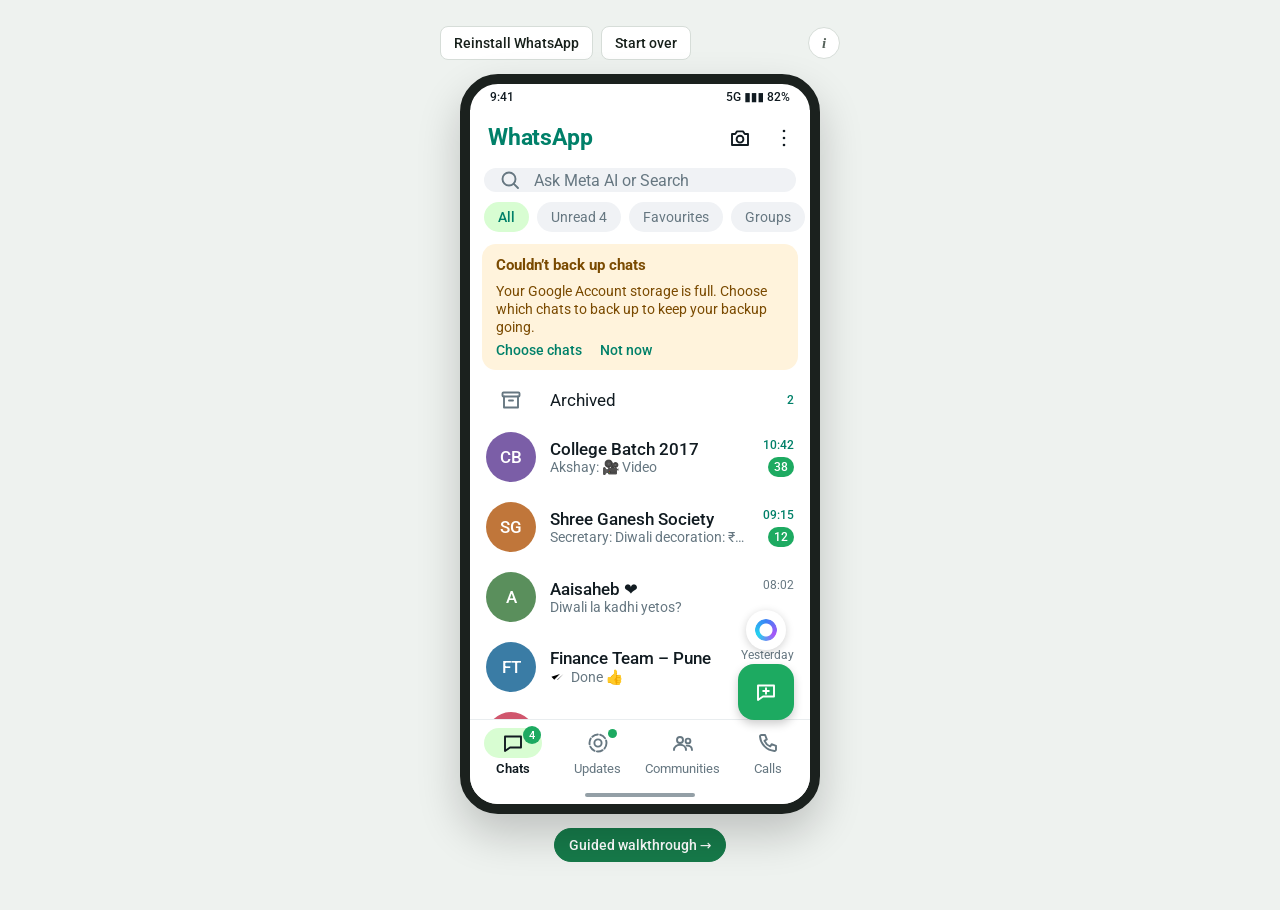
<file: index.html>
<!doctype html><html lang="en"><head><meta charset="utf-8"><meta name="viewport" content="width=device-width,initial-scale=1,viewport-fit=cover"><style>:root{color-scheme:light;padding-top:env(safe-area-inset-top,0px);padding-bottom:env(safe-area-inset-bottom,0px)}body{margin:0}img{max-width:100%}[hidden]{display:none!important}</style></head><body><title>WhatsApp Chat Backup Prototype</title>
<meta name="claude:viewport-fit-sides" content="cover">
<link rel="preconnect" href="https://fonts.googleapis.com">
<link rel="preconnect" href="https://fonts.gstatic.com" crossorigin>
<link rel="stylesheet" href="https://fonts.googleapis.com/css2?family=Bricolage+Grotesque:opsz,wght@12..96,600;12..96,700&family=Roboto:wght@400;500;700&display=swap">
<style>/* Layout: the phone carries the page; a narrow note column beside it explains the open screen. Stacks at phone width. */
:root{
  --bg:#eef2ef; --surface:#ffffff; --fg:#17201b; --muted:#56625b; --line:#d6ddd8;
  --accent:#167a4a; --accent-soft:#dcefe4; --today:#8f530f; --today-soft:#f6ead8;
  --display:"Bricolage Grotesque","Roboto",system-ui,sans-serif; --body:"Roboto",system-ui,-apple-system,"Segoe UI",sans-serif;
}
@media (prefers-color-scheme:dark){:root:not([data-theme="light"]){
  --bg:#0e1311; --surface:#171e1b; --fg:#e5ebe7; --muted:#9ba7a0; --line:#2a3430;
  --accent:#57c98f; --accent-soft:#153223; --today:#e4a85d; --today-soft:#33250f; color-scheme:dark}}
:root[data-theme="dark"]{
  --bg:#0e1311; --surface:#171e1b; --fg:#e5ebe7; --muted:#9ba7a0; --line:#2a3430;
  --accent:#57c98f; --accent-soft:#153223; --today:#e4a85d; --today-soft:#33250f; color-scheme:dark}
*{box-sizing:border-box}
body{background:var(--bg);color:var(--fg);font-family:var(--body);font-size:15px;line-height:1.55;
  padding-left:max(16px,env(safe-area-inset-left,0px));padding-right:max(16px,env(safe-area-inset-right,0px));padding-block:26px 48px}
.wrap{max-width:1120px;margin:0 auto;position:relative}
.about{position:absolute;top:0;right:0;z-index:30}
.about-btn{width:32px;height:32px;border-radius:50%;border:1px solid var(--line);background:var(--surface);color:var(--muted);font:italic 700 15px/1 Georgia,serif;cursor:pointer;display:grid;place-items:center}
.about-pop{position:absolute;top:40px;right:0;width:min(290px,calc(100vw - 32px));background:var(--surface);border:1px solid var(--line);border-radius:10px;padding:10px 12px;font-size:13px;color:var(--muted);box-shadow:0 8px 24px rgba(0,0,0,.12)}
.about-pop b{color:var(--fg)}
.label{display:inline-block;font-size:12px;letter-spacing:.06em;text-transform:uppercase;color:var(--today);background:var(--today-soft);padding:4px 10px;border-radius:4px;font-weight:600}
h1{font-family:var(--display);font-weight:700;font-size:clamp(28px,4.2vw,44px);line-height:1.06;margin:14px 44px 10px 0;text-wrap:balance;letter-spacing:-.01em}
.lede{max-width:66ch;color:var(--muted);margin:0 0 16px}
.lede b{color:var(--fg);font-weight:500}
.toplinks{display:flex;gap:10px;flex-wrap:wrap;margin-bottom:24px}
.pill{display:inline-flex;align-items:center;gap:6px;font:500 14px var(--body);padding:8px 14px;border-radius:999px;border:1px solid var(--line);background:var(--surface);color:var(--fg);text-decoration:none;cursor:pointer}
.pill.pri{background:var(--accent);border-color:var(--accent);color:#fff}
:root[data-theme="dark"] .pill.pri{color:#0b1410}
@media (prefers-color-scheme:dark){:root:not([data-theme="light"]) .pill.pri{color:#0b1410}}
.stage{display:grid;grid-template-columns:380px minmax(0,1fr);gap:44px;align-items:start}
@media (max-width:860px){.stage{grid-template-columns:minmax(0,1fr);gap:24px}}
.phone-col{display:flex;flex-direction:column;align-items:center;gap:12px;min-width:0}
.ctrl{display:flex;gap:8px;flex-wrap:wrap;justify-content:center;max-width:380px}
.btn{font:500 13.5px var(--body);border:1px solid var(--line);background:var(--surface);color:var(--fg);padding:8px 13px;border-radius:8px;cursor:pointer}
.btn[aria-pressed="true"]{background:var(--accent-soft);border-color:var(--accent);color:var(--fg)}
.btn.pri{background:var(--accent);border-color:var(--accent);color:#fff}
:root[data-theme="dark"] .btn.pri{color:#0b1410}
@media (prefers-color-scheme:dark){:root:not([data-theme="light"]) .btn.pri{color:#0b1410}}
.btn:disabled{opacity:.45;cursor:default}
.ctrl-k{font-size:12.5px;color:var(--muted);text-align:center}
.notes{min-width:0;max-width:62ch}
.kicker{font-size:12.5px;letter-spacing:.08em;text-transform:uppercase;color:var(--accent);font-weight:700}
.notes h2{font-family:var(--display);font-size:28px;line-height:1.15;margin:6px 0 12px;text-wrap:balance;font-weight:700}
.tag{display:inline-block;font-size:11.5px;letter-spacing:.06em;text-transform:uppercase;font-weight:700;padding:3px 8px;border-radius:4px;margin-left:6px;vertical-align:3px}
.tag.new{background:var(--accent-soft);color:var(--accent)} .tag.changed{background:var(--today-soft);color:var(--today)} .tag.same{background:var(--line);color:var(--muted)}
.rows{display:grid;gap:10px;margin:14px 0 16px}
.rows div{display:grid;grid-template-columns:62px 1fr;gap:12px;align-items:baseline}
.rows b{font-size:12px;letter-spacing:.06em;text-transform:uppercase;color:var(--today)}
.rows .n b{color:var(--accent)}
.try{border-left:3px solid var(--accent);padding:2px 0 2px 12px;margin:12px 0}
.done{color:var(--accent);font-weight:500}
.chap{font-size:12px;letter-spacing:.06em;text-transform:uppercase;color:var(--muted);font-weight:700;margin:22px 0 6px}
.steps-list{list-style:none;padding:0;margin:0;display:grid;gap:2px}
.steps-list button{width:100%;text-align:left;background:none;border:0;color:var(--muted);font:14px var(--body);padding:7px 8px;border-radius:6px;cursor:pointer;display:flex;gap:10px}
.steps-list .num{font-variant-numeric:tabular-nums;width:20px;flex:none}
.steps-list button[aria-current="true"]{background:var(--accent-soft);color:var(--fg);font-weight:500}
.jump{display:flex;flex-wrap:wrap;gap:8px}
details.primer{background:var(--surface);border:1px solid var(--line);border-radius:10px;padding:10px 14px;margin:0 0 22px;max-width:66ch}
details.primer summary{cursor:pointer;font-weight:500}
details.primer p{margin:8px 0 2px;color:var(--muted)}
.changes{margin:0 0 18px;padding-left:20px;max-width:66ch;display:grid;gap:6px}
.changes em{color:var(--muted);font-style:normal;font-size:13.5px}
.foot{margin-top:44px;padding-top:16px;border-top:1px solid var(--line);font-size:13px;color:var(--muted)}
.foot a{color:var(--accent)}
.btn:focus-visible,.pill:focus-visible,.about-btn:focus-visible,.steps-list button:focus-visible{outline:2px solid var(--accent);outline-offset:2px}

/* ---- phone shell (WhatsApp Android, 2024+ design, as of Oct 2026) ---- */
.wa{--w-bg:#ffffff;--w-ink:#111b21;--w-sub:#667781;--w-line:#e9edef;--w-green:#1daa61;--w-green-ink:#008069;--w-chip:#f0f2f5;
  --w-wall:#efeae2;--w-in:#ffffff;--w-out:#d9fdd3;--w-sys:#fff8c4;--w-sys-ink:#54656f;--w-warn:#fff3dc;--w-warn-ink:#7a4a00;--w-red:#d33a2c;
  --w-sheet:#ffffff;--w-scrim:rgba(11,20,26,.45);--w-pill:#d8fdd2;--w-tick:#53bdeb;--w-toast:#323232;
  width:min(360px,100%);height:740px;border-radius:38px;border:10px solid #1b211e;background:var(--w-bg);color:var(--w-ink);
  font-family:"Roboto",system-ui,sans-serif;font-size:14px;line-height:1.35;position:relative;overflow:hidden;display:flex;flex-direction:column;
  box-shadow:0 20px 44px rgba(0,0,0,.2);user-select:none;-webkit-tap-highlight-color:transparent}
@media (prefers-color-scheme:dark){:root:not([data-theme="light"]) .wa{--w-bg:#0b141a;--w-ink:#e9edef;--w-sub:#8696a0;--w-line:#1f2c34;--w-green:#21c063;--w-green-ink:#21c063;--w-chip:#1f2c34;
  --w-wall:#0b141a;--w-in:#1f2c34;--w-out:#144d37;--w-sys:#1d2b23;--w-sys-ink:#ffd279;--w-warn:#33260f;--w-warn-ink:#f2c27a;--w-red:#f1665a;--w-sheet:#1f2c34;--w-scrim:rgba(0,0,0,.6);--w-pill:#103529;--w-toast:#3b4a54}}
:root[data-theme="dark"] .wa{--w-bg:#0b141a;--w-ink:#e9edef;--w-sub:#8696a0;--w-line:#1f2c34;--w-green:#21c063;--w-green-ink:#21c063;--w-chip:#1f2c34;
  --w-wall:#0b141a;--w-in:#1f2c34;--w-out:#144d37;--w-sys:#1d2b23;--w-sys-ink:#ffd279;--w-warn:#33260f;--w-warn-ink:#f2c27a;--w-red:#f1665a;--w-sheet:#1f2c34;--w-scrim:rgba(0,0,0,.6);--w-pill:#103529;--w-toast:#3b4a54}
.wa *{box-sizing:border-box}
.wa button{font-family:inherit;color:inherit}
.wa .st{height:26px;flex:none;display:flex;justify-content:space-between;align-items:center;padding:0 20px;font-size:12px;font-weight:500}
.wa .scr{flex:1;overflow-y:auto;overflow-x:hidden;position:relative;display:flex;flex-direction:column;scrollbar-width:none}
.wa .scr::-webkit-scrollbar{display:none}
.wa .gest{height:18px;flex:none;display:grid;place-items:center;cursor:pointer;background:var(--w-bg);border:0;width:100%;padding:0}
.wa .gest i{width:110px;height:4px;border-radius:2px;background:var(--w-sub);opacity:.7}
.wa .ic{width:24px;height:24px;flex:none;fill:none;stroke:currentColor;stroke-width:1.9;stroke-linecap:round;stroke-linejoin:round}
.wa .ib{background:none;border:0;padding:8px;border-radius:50%;cursor:pointer;display:grid;place-items:center;color:inherit}
.wa .ib:hover{background:color-mix(in srgb,var(--w-sub) 12%,transparent)}
.wa .tb{display:flex;align-items:center;gap:4px;padding:6px 6px 6px 8px;min-height:56px;flex:none;background:var(--w-bg);position:sticky;top:0;z-index:3}
.wa .tb h3{margin:0;font-size:20px;font-weight:500;flex:1;padding-left:8px;white-space:nowrap;overflow:hidden;text-overflow:ellipsis}
.wa .tb.home h3{font-size:23px;font-weight:700;color:var(--w-green-ink);padding-left:10px;letter-spacing:-.2px}
.wa .tb.home.plain h3{color:var(--w-ink);font-weight:500;font-size:22px}
.wa .srch{margin:2px 14px 6px;background:var(--w-chip);border-radius:24px;display:flex;align-items:center;gap:10px;padding:0 14px;height:44px;color:var(--w-sub)}
.wa .srch input{flex:1;border:0;background:none;font:16px "Roboto",system-ui,sans-serif;color:var(--w-ink);outline:none;min-width:0}
.wa .srch input::placeholder{color:var(--w-sub)}
.wa .chips{display:flex;gap:8px;padding:4px 14px 8px;overflow-x:auto;scrollbar-width:none;flex:none}
.wa .chip{background:var(--w-chip);color:var(--w-sub);border-radius:18px;padding:6px 13px;font-size:14px;white-space:nowrap;border:1px solid transparent;cursor:pointer}
.wa .chip.on{background:var(--w-pill);color:var(--w-green-ink);font-weight:500}
.wa .row{display:flex;align-items:center;gap:14px;padding:10px 16px;cursor:pointer;width:100%;background:none;border:0;text-align:left}
.wa .row:hover{background:color-mix(in srgb,var(--w-sub) 7%,transparent)}
.wa .av{width:50px;height:50px;border-radius:50%;flex:none;display:grid;place-items:center;color:#fff;font-weight:500;font-size:17px;position:relative}
.wa .av.sq{border-radius:14px}
.wa .av.sm{width:40px;height:40px;font-size:15px}
.wa .av.xl{width:96px;height:96px;font-size:34px}
.wa .av.ring{box-shadow:0 0 0 2px var(--w-bg),0 0 0 4.5px var(--w-green)}
.wa .mid{flex:1;min-width:0}
.wa .nm{font-size:16.5px;font-weight:500;display:flex;align-items:center;gap:6px;min-width:0}
.wa .nm>span{overflow:hidden;text-overflow:ellipsis;white-space:nowrap}
.wa .sb{color:var(--w-sub);font-size:14px;white-space:nowrap;overflow:hidden;text-overflow:ellipsis;display:flex;align-items:center;gap:4px}
.wa .sb.wrap{white-space:normal;display:block}
.wa .mt{color:var(--w-sub);font-size:12px;display:grid;gap:5px;justify-items:end;flex:none}
.wa .mt.unr{color:var(--w-green-ink);font-weight:500}
.wa .badge{background:var(--w-green);color:#fff;border-radius:11px;font-size:11.5px;min-width:20px;height:20px;padding:0 6px;display:grid;place-items:center;font-weight:500}
:root[data-theme="dark"] .wa .badge{color:#0b141a}
@media (prefers-color-scheme:dark){:root:not([data-theme="light"]) .wa .badge{color:#0b141a}}
.wa .co{width:16px;height:16px;color:var(--w-sub);flex:none}
.wa .ver{width:15px;height:15px;color:var(--w-green);flex:none}
.wa .ticks{width:17px;height:17px;color:var(--w-tick);flex:none}
.wa .ban{margin:4px 12px 8px;background:var(--w-warn);color:var(--w-warn-ink);border-radius:14px;padding:12px 14px;display:grid;gap:6px;font-size:13.5px}
.wa .ban b{font-size:14.5px}
.wa .ban .acts{display:flex;gap:18px}
.wa .lk{background:none;border:0;padding:0;color:var(--w-green-ink);font-weight:500;font-size:14px;cursor:pointer}
.wa .tabs{display:flex;border-top:1px solid var(--w-line);flex:none;background:var(--w-bg)}
.wa .tab{flex:1;text-align:center;font-size:12.5px;padding:8px 0 10px;color:var(--w-sub);display:grid;justify-items:center;gap:3px;background:none;border:0;cursor:pointer;position:relative}
.wa .tab.on{color:var(--w-ink);font-weight:600}
.wa .tab .pl{width:58px;height:30px;border-radius:15px;display:grid;place-items:center}
.wa .tab.on .pl{background:var(--w-pill)}
.wa .tab .dot{position:absolute;top:6px;left:calc(50% + 10px);min-width:18px;height:18px;border-radius:9px;background:var(--w-green);color:#fff;font-size:11px;display:grid;place-items:center;padding:0 5px;font-weight:500}
.wa .fabs{position:absolute;right:16px;bottom:84px;display:grid;gap:14px;justify-items:center;z-index:4}
.wa .fab{width:56px;height:56px;border-radius:16px;background:var(--w-green);color:#fff;border:0;display:grid;place-items:center;cursor:pointer;box-shadow:0 4px 10px rgba(0,0,0,.2)}
:root[data-theme="dark"] .wa .fab{color:#0b141a}
@media (prefers-color-scheme:dark){:root:not([data-theme="light"]) .wa .fab{color:#0b141a}}
.wa .fab.ai{width:40px;height:40px;border-radius:50%;background:var(--w-bg);box-shadow:0 2px 8px rgba(0,0,0,.18)}
.wa .fab.ai i{width:22px;height:22px;border-radius:50%;background:conic-gradient(#3b82f6,#a855f7,#22d3ee,#3b82f6);-webkit-mask:radial-gradient(circle,transparent 6px,#000 7px);mask:radial-gradient(circle,transparent 6px,#000 7px)}
.wa .sec{padding:16px 16px 6px;color:var(--w-sub);font-size:14px;font-weight:500}
.wa .set{display:flex;gap:20px;padding:13px 18px;align-items:center;width:100%;background:none;border:0;text-align:left;cursor:pointer}
.wa .set:hover{background:color-mix(in srgb,var(--w-sub) 7%,transparent)}
.wa .set .ic{color:var(--w-sub)}
.wa .set .nm{font-weight:400;font-size:16px}
.wa .set .sb{white-space:normal;display:block;font-size:14px}
.wa .set.static{cursor:default}.wa .set.static:hover{background:none}
.wa .new{background:var(--w-green-ink);color:#fff;border-radius:6px;font-size:10.5px;padding:1px 6px;font-weight:600;letter-spacing:.2px}
:root[data-theme="dark"] .wa .new{color:#0b141a}
@media (prefers-color-scheme:dark){:root:not([data-theme="light"]) .wa .new{color:#0b141a}}
.wa .red{color:var(--w-red)!important}
.wa .tg{width:40px;height:24px;border-radius:12px;background:transparent;border:2px solid var(--w-sub);position:relative;flex:none;cursor:pointer;padding:0}
.wa .tg::after{content:"";position:absolute;top:4px;left:4px;width:12px;height:12px;border-radius:50%;background:var(--w-sub);transition:left .15s,width .15s,height .15s,top .15s}
.wa .tg[aria-checked="true"]{background:var(--w-green);border-color:var(--w-green)}
.wa .tg[aria-checked="true"]::after{left:19px;top:2px;width:16px;height:16px;background:#fff}
:root[data-theme="dark"] .wa .tg[aria-checked="true"]::after{background:#0b141a}
@media (prefers-color-scheme:dark){:root:not([data-theme="light"]) .wa .tg[aria-checked="true"]::after{background:#0b141a}}
.wa .btn{background:var(--w-green);color:#fff;border:0;border-radius:22px;padding:10px 24px;font-weight:500;font-size:14px;cursor:pointer}
:root[data-theme="dark"] .wa .btn{color:#0b141a}
@media (prefers-color-scheme:dark){:root:not([data-theme="light"]) .wa .btn{color:#0b141a}}
.wa .btn.gh{background:none;color:var(--w-green-ink);border:1px solid var(--w-line)}
.wa .btn:disabled{opacity:.5;cursor:default}
.wa .meter{height:8px;border-radius:4px;background:var(--w-chip);overflow:hidden;display:flex;margin-top:8px}
.wa .meter i{display:block;height:100%}
.wa .lg{display:flex;gap:12px;font-size:12px;color:var(--w-sub);margin-top:6px;flex-wrap:wrap}
.wa .lg span::before{content:"";display:inline-block;width:8px;height:8px;border-radius:2px;margin-right:5px;background:var(--c)}
.wa .sum{margin:6px 14px;border-radius:16px;padding:14px 16px;background:var(--w-chip);display:grid;gap:6px}
.wa .sum .big{font-size:24px;font-weight:500;font-variant-numeric:tabular-nums}
.wa .sum .big s{color:var(--w-sub);font-size:16px;margin-right:8px;font-weight:400}
.wa .fit{font-size:13.5px;font-weight:500}
.wa .fit.ok{color:var(--w-green-ink)}.wa .fit.no{color:var(--w-red)}
.wa .num{font-variant-numeric:tabular-nums}
.wa .note{font-size:13px;color:var(--w-sub);padding:10px 18px 18px}
.wa .scrim{position:absolute;inset:0;background:var(--w-scrim);display:flex;align-items:flex-end;z-index:20}
.wa .scrim.mid{align-items:center;justify-content:center;padding:24px}
.wa .sheet{background:var(--w-sheet);width:100%;border-radius:24px 24px 0 0;padding:22px 22px 18px;display:grid;gap:12px}
.wa .dlg{background:var(--w-sheet);width:100%;border-radius:26px;padding:22px;display:grid;gap:10px}
.wa .sheet h4,.wa .dlg h4{margin:0;font-size:19px;font-weight:500}
.wa .sheet p,.wa .dlg p{margin:0;color:var(--w-sub);font-size:14.5px}
.wa .sheet ul{margin:0;padding-left:18px;font-size:14.5px;display:grid;gap:7px}
.wa .acts2{display:flex;justify-content:flex-end;gap:10px;margin-top:6px;flex-wrap:wrap}
.wa .radio{display:flex;align-items:center;gap:16px;padding:10px 2px;background:none;border:0;width:100%;text-align:left;cursor:pointer;font-size:15.5px}
.wa .radio i{width:20px;height:20px;border-radius:50%;border:2px solid var(--w-sub);flex:none;display:grid;place-items:center}
.wa .radio.on i{border-color:var(--w-green)}
.wa .radio.on i::after{content:"";width:10px;height:10px;border-radius:50%;background:var(--w-green)}
.wa .menu{position:absolute;top:34px;right:8px;background:var(--w-sheet);border-radius:14px;box-shadow:0 6px 22px rgba(0,0,0,.22);z-index:21;min-width:200px;padding:6px 0}
.wa .menu button{display:block;width:100%;text-align:left;background:none;border:0;padding:12px 20px;font-size:15.5px;cursor:pointer}
.wa .menu button:hover{background:color-mix(in srgb,var(--w-sub) 10%,transparent)}
.wa .toast{position:absolute;left:50%;bottom:90px;transform:translateX(-50%);background:var(--w-toast);color:#fff;padding:10px 16px;border-radius:20px;font-size:13.5px;z-index:30;width:max-content;max-width:86%;text-align:center}
/* conversation */
.wa .conv{flex:1;background:var(--w-wall);background-image:radial-gradient(color-mix(in srgb,var(--w-sub) 13%,transparent) 1px,transparent 1.2px);background-size:18px 18px;padding:8px 10px 12px;display:flex;flex-direction:column;gap:3px;overflow-y:auto;scrollbar-width:none}
.wa .conv::-webkit-scrollbar{display:none}
.wa .ctb{display:flex;align-items:center;gap:2px;padding:6px 4px;min-height:58px;flex:none;background:var(--w-bg)}
.wa .ctb .who{display:flex;align-items:center;gap:10px;flex:1;min-width:0;background:none;border:0;padding:4px;border-radius:10px;cursor:pointer;text-align:left}
.wa .ctb .who .nm{font-size:16.5px}
.wa .ctb .who .sb{font-size:12.5px}
.wa .sys{align-self:center;background:var(--w-sys);color:var(--w-sys-ink);font-size:12.5px;padding:6px 10px;border-radius:8px;text-align:center;max-width:88%;margin:4px 0}
.wa .day{align-self:center;background:var(--w-in);color:var(--w-sub);font-size:12px;padding:4px 10px;border-radius:8px;margin:6px 0;box-shadow:0 1px .5px rgba(0,0,0,.1)}
.wa .bub{max-width:78%;padding:6px 8px 4px 9px;border-radius:9px;background:var(--w-in);font-size:14.5px;box-shadow:0 1px .5px rgba(0,0,0,.12);position:relative;word-wrap:break-word}
.wa .bub.me{align-self:flex-end;background:var(--w-out)}
.wa .bub .au{font-size:12.5px;font-weight:500;margin-bottom:2px}
.wa .bub .tm{float:right;font-size:11px;color:var(--w-sub);margin:6px 0 -2px 10px;display:flex;align-items:center;gap:3px}
.wa .bub .media{width:220px;height:150px;border-radius:7px;margin:-2px -4px 4px -5px;display:grid;place-items:center;color:#fff;position:relative;overflow:hidden}
.wa .bub .media .ic{width:40px;height:40px;opacity:.95}
.wa .bub .doc{display:flex;gap:10px;align-items:center;background:color-mix(in srgb,var(--w-sub) 12%,transparent);border-radius:7px;padding:10px;margin:-2px -4px 4px -5px;min-width:210px}
.wa .bub .doc b{display:block;font-weight:500;font-size:14px}
.wa .bub .doc small{color:var(--w-sub);font-size:12px}
.wa .bub .voice{display:flex;gap:10px;align-items:center;min-width:210px;padding:4px 0}
.wa .bub .voice .wave{flex:1;height:22px;background:repeating-linear-gradient(90deg,var(--w-sub) 0 2px,transparent 2px 5px);-webkit-mask:linear-gradient(transparent 30%,#000 30% 70%,transparent 70%);opacity:.6;border-radius:2px}
.wa .inbar{display:flex;align-items:flex-end;gap:6px;padding:6px 6px 8px;background:var(--w-wall);flex:none}
.wa .inbox{flex:1;min-width:0;background:var(--w-in);border-radius:26px;display:flex;align-items:center;gap:4px;padding:2px 4px;min-height:48px}
.wa .inbox input{flex:1;border:0;background:none;outline:none;font:16px "Roboto",system-ui,sans-serif;color:var(--w-ink);min-width:0;padding:8px 2px}
.wa .inbox input::placeholder{color:var(--w-sub)}
.wa .inbox .ib{color:var(--w-sub);padding:7px}
.wa .send{width:48px;height:48px;border-radius:50%;background:var(--w-green);border:0;color:#fff;display:grid;place-items:center;cursor:pointer;flex:none}
:root[data-theme="dark"] .wa .send{color:#0b141a}
@media (prefers-color-scheme:dark){:root:not([data-theme="light"]) .wa .send{color:#0b141a}}
/* info */
.wa .hero{display:grid;justify-items:center;gap:6px;padding:12px 16px 18px;text-align:center}
.wa .hero h3{margin:6px 0 0;font-size:23px;font-weight:500}
.wa .qa{display:flex;gap:10px;justify-content:center;padding:4px 14px 14px}
.wa .qa button{flex:1;max-width:84px;border:1px solid var(--w-line);border-radius:14px;background:none;padding:10px 4px 8px;display:grid;justify-items:center;gap:4px;font-size:13px;cursor:pointer;color:var(--w-green-ink)}
.wa .qa button span{color:var(--w-ink)}
.wa .blk{border-top:8px solid color-mix(in srgb,var(--w-chip) 70%,transparent)}
.wa .thumbs{display:flex;gap:6px;padding:0 18px 14px}
.wa .thumbs i{width:68px;height:68px;border-radius:10px;display:block}
.wa .grid{display:grid;grid-template-columns:repeat(3,1fr);gap:3px;padding:3px}
.wa .grid i{aspect-ratio:1;display:block;max-width:100%;position:relative}
.wa .ctr{display:grid;justify-items:center;gap:12px;padding:40px 24px;text-align:center}
.wa .ctr h3{margin:0;font-size:21px;font-weight:500}
.wa .ctr p{margin:0;color:var(--w-sub)}
.wa .okc{width:68px;height:68px;border-radius:50%;background:var(--w-green);display:grid;place-items:center;color:#fff}
.wa .boxl{width:100%;text-align:left;border:1px solid var(--w-line);border-radius:14px;padding:12px 14px;display:grid;gap:8px;font-size:14px}
.wa .prog{height:4px;background:var(--w-chip);border-radius:2px;overflow:hidden;margin-top:10px;width:100%}
.wa .prog i{display:block;height:100%;background:var(--w-green);width:0;transition:width 1.4s linear}
.wa .dark{background:#000;color:#fff;flex:1;display:flex;flex-direction:column}
.wa .call{flex:1;background:linear-gradient(#0f3d2e,#0b141a);color:#fff;display:grid;justify-items:center;align-content:space-between;padding:40px 20px 34px;text-align:center}
.wa .call h3{margin:12px 0 4px;font-size:26px;font-weight:400}
.wa .endc{width:62px;height:62px;border-radius:50%;background:#e53935;border:0;color:#fff;display:grid;place-items:center;cursor:pointer}
.wa .story{position:absolute;inset:0;z-index:25;color:#fff;display:flex;flex-direction:column}
.wa .story .bars{display:flex;gap:4px;padding:10px 10px 0}
.wa .story .bars i{flex:1;height:3px;background:rgba(255,255,255,.35);border-radius:2px;overflow:hidden}
.wa .story .bars i b{display:block;height:100%;background:#fff;width:0;animation:fill 4s linear forwards}
@keyframes fill{to{width:100%}}
.wa .story .txt{flex:1;display:grid;place-items:center;font-size:26px;padding:30px;text-align:center;font-weight:500}
.wa .pulse{animation:wapulse 1.6s infinite}
@keyframes wapulse{0%{box-shadow:0 0 0 0 color-mix(in srgb,var(--w-green) 55%,transparent)}70%{box-shadow:0 0 0 10px transparent}100%{box-shadow:0 0 0 0 transparent}}
.wa .row.pulse,.wa .set.pulse{animation:wapulse2 1.6s infinite}
@keyframes wapulse2{0%,100%{background:transparent}50%{background:color-mix(in srgb,var(--w-green) 16%,transparent)}}
@media (prefers-reduced-motion:reduce){.wa .pulse,.wa .row.pulse,.wa .set.pulse{animation:none;outline:2px solid var(--w-green);outline-offset:-2px}.wa .story .bars i b{animation-duration:.01s}.wa .prog i,.wa .tg::after{transition:none}}
.wa button:focus-visible,.wa input:focus-visible{outline:2px solid var(--w-green);outline-offset:1px}
.wa .wrap{max-width:none;margin:0;position:static}

.solo{display:flex;flex-direction:column;align-items:center;gap:14px;max-width:400px;margin:0 auto}
.solo .top{display:flex;justify-content:space-between;align-items:center;width:100%;gap:10px}
.solo .tiny{font-size:12px;color:var(--muted);text-align:center}
.solo .ctrl{gap:8px;justify-content:flex-start}
.solo .about{position:relative;top:auto;right:auto}
</style>

<div class="solo">
  <div class="top">
    <div class="ctrl"><button class="btn" id="reinstall">Reinstall WhatsApp</button><button class="btn" id="reset">Start over</button></div>
    <div class="about"><button class="about-btn" id="about-btn" aria-expanded="false" aria-controls="about-pop" aria-label="About this prototype">i</button>
      <div class="about-pop" id="about-pop" hidden><b>Unofficial concept.</b> Independent product teardown, not affiliated with WhatsApp or Meta. Names, chats and sizes are examples. Built by Pritesh Kabra.</div></div>
  </div>
  <div id="phone"></div>
  <a class="pill pri" href="walkthrough.html">Guided walkthrough →</a>
</div>

<script>/* WhatsApp-style Android phone for the "Choose chats to back up" teardown.
   Independent concept prototype: not affiliated with WhatsApp or Meta. */
(function () {
const I = {
  back:'<path d="M20 12H5M11 18l-6-6 6-6"/>',
  search:'<circle cx="11" cy="11" r="6.5"/><path d="M20 20l-4.2-4.2"/>',
  more:'<circle cx="12" cy="5" r="1.3" fill="currentColor" stroke="none"/><circle cx="12" cy="12" r="1.3" fill="currentColor" stroke="none"/><circle cx="12" cy="19" r="1.3" fill="currentColor" stroke="none"/>',
  cam:'<path d="M4 8h3.2l1.8-2.6h6L16.8 8H20v11H4z"/><circle cx="12" cy="13.2" r="3.4"/>',
  cloud:'<path d="M7 18.5h10.5a4 4 0 0 0 .4-8A6 6 0 0 0 6.3 9.6 4.5 4.5 0 0 0 7 18.5z"/>',
  cloudoff:'<path d="M8.5 18.5h9.2M20.6 15.6A4 4 0 0 0 17.9 10.5 6 6 0 0 0 9.6 5.3M6.6 8.6A4.5 4.5 0 0 0 7 18.5"/><path d="M3 3l18 18"/>',
  chats:'<path d="M4 5.5h16v11H9l-5 3.5z"/>',
  upd:'<circle cx="12" cy="12" r="8.5" stroke-dasharray="6 2.4"/><circle cx="12" cy="12" r="3.6"/>',
  comm:'<circle cx="9" cy="9" r="3"/><circle cx="17" cy="10" r="2.4"/><path d="M3 19c0-3.3 2.8-5.2 6-5.2s6 1.9 6 5.2M15.6 14.6c2.8 0 5.4 1.3 5.4 4.4"/>',
  call:'<path d="M5.5 4h3.6l1.7 4.4-2.3 1.4a11 11 0 0 0 5.7 5.7l1.4-2.3 4.4 1.7v3.6a1.5 1.5 0 0 1-1.6 1.5A16 16 0 0 1 4 5.6 1.5 1.5 0 0 1 5.5 4z"/>',
  video:'<rect x="3" y="6.5" width="12.5" height="11" rx="2.2"/><path d="M15.5 10.4 21 7.5v9l-5.5-2.9"/>',
  key:'<circle cx="8" cy="15" r="4"/><path d="M11 12l8.5-8.5M16.5 6.5l3 3"/>',
  list:'<path d="M9 6.5h11M9 12h11M9 17.5h11"/><circle cx="4.6" cy="6.5" r=".9" fill="currentColor"/><circle cx="4.6" cy="12" r=".9" fill="currentColor"/><circle cx="4.6" cy="17.5" r=".9" fill="currentColor"/>',
  check:'<path d="M5 12.5l4.5 4.5L19 7.5"/>',
  ticks:'<path d="M2 12.5l4 4L14 8.5M10 16.5l1 0L19 8.5"/>',
  phone:'<rect x="6.5" y="2.5" width="11" height="19" rx="2.5"/><path d="M11 18.5h2"/>',
  plus:'<path d="M12 5v14M5 12h14"/>',
  newchat:'<path d="M4 5.5h16v11H9l-5 3.5z"/><path d="M12 8.2v5.6M9.2 11h5.6"/>',
  pencil:'<path d="M4 20h4l11-11-4-4L4 16z"/>',
  mic:'<rect x="9" y="3" width="6" height="11" rx="3"/><path d="M5.5 11a6.5 6.5 0 0 0 13 0M12 17.5V21"/>',
  send:'<path d="M4 20l17-8L4 4l2.5 8z" fill="currentColor" stroke="none"/>',
  clip:'<path d="M20 11.5l-8 8a5 5 0 0 1-7-7l8.5-8.5a3.3 3.3 0 0 1 4.7 4.7L9.7 17a1.7 1.7 0 0 1-2.4-2.4L15 7"/>',
  emoji:'<circle cx="12" cy="12" r="8.5"/><path d="M8.5 14.2a4.2 4.2 0 0 0 7 0"/><circle cx="9.3" cy="10" r=".8" fill="currentColor"/><circle cx="14.7" cy="10" r=".8" fill="currentColor"/>',
  bell:'<path d="M6 16.5V11a6 6 0 0 1 12 0v5.5l1.5 1.5h-15zM10 20.5h4"/>',
  img:'<rect x="3.5" y="4.5" width="17" height="15" rx="2"/><circle cx="9" cy="10" r="1.8"/><path d="M20.5 16l-5-5-9 8.5"/>',
  lock:'<rect x="5" y="10.5" width="14" height="10" rx="2"/><path d="M8 10.5V7.5a4 4 0 0 1 8 0v3"/>',
  timer:'<circle cx="12" cy="13" r="7.5"/><path d="M12 9v4l2.5 2M9.5 2.5h5"/>',
  shield:'<path d="M12 3l7.5 3v5.5c0 4.6-3.2 8.1-7.5 9.5-4.3-1.4-7.5-4.9-7.5-9.5V6z"/>',
  user:'<circle cx="12" cy="8" r="4"/><path d="M4.5 20.5c0-4 3.4-6.5 7.5-6.5s7.5 2.5 7.5 6.5"/>',
  users:'<circle cx="9" cy="8.5" r="3.4"/><path d="M2.8 19.5c0-3.4 2.8-5.4 6.2-5.4s6.2 2 6.2 5.4"/><circle cx="17" cy="9.5" r="2.6"/><path d="M16.5 14.2c2.8.2 4.8 1.8 4.8 4.6"/>',
  globe:'<circle cx="12" cy="12" r="8.5"/><path d="M3.5 12h17M12 3.5c2.6 3 2.6 14 0 17M12 3.5c-2.6 3-2.6 14 0 17"/>',
  help:'<circle cx="12" cy="12" r="8.5"/><path d="M9.6 9.5a2.5 2.5 0 1 1 3.4 2.3c-.7.3-1 .8-1 1.6v.4M12 16.8v.2"/>',
  heart:'<path d="M12 20s-7.5-4.6-7.5-10A4.3 4.3 0 0 1 12 7.2 4.3 4.3 0 0 1 19.5 10c0 5.4-7.5 10-7.5 10z"/>',
  data:'<circle cx="12" cy="12" r="8.5"/><path d="M12 7.5v9M8.5 13l3.5 3.5 3.5-3.5"/>',
  a11y:'<circle cx="12" cy="5" r="1.8"/><path d="M5 9l7 1.5L19 9M12 10.5V15l-3 5M12 15l3 5"/>',
  star:'<path d="M12 4l2.4 5 5.4.6-4 3.7 1.1 5.4L12 16l-4.9 2.7 1.1-5.4-4-3.7 5.4-.6z"/>',
  archive:'<rect x="3.5" y="4.5" width="17" height="4" rx="1"/><path d="M5 8.5v11h14v-11M10 12.5h4"/>',
  close:'<path d="M6 6l12 12M18 6L6 18"/>',
  verified:'<path d="M12 2.5l2.3 1.7 2.8-.2.9 2.7 2.4 1.5-.9 2.7.9 2.7-2.4 1.5-.9 2.7-2.8-.2L12 21.5l-2.3-1.7-2.8.2-.9-2.7-2.4-1.5.9-2.7-.9-2.7 2.4-1.5.9-2.7 2.8.2z" fill="currentColor" stroke="none"/><path d="M8.5 12.2l2.4 2.3 4.6-4.8" stroke="#fff"/>',
  inarr:'<path d="M17 7L7 17M7 9v8h8"/>', outarr:'<path d="M7 17L17 7M9 7h8v8"/>',
  doc:'<path d="M6 3h8l4 4v14H6z"/><path d="M14 3v4h4"/>',
  play:'<path d="M8 5v14l11-7z" fill="currentColor" stroke="none"/>',
  trash:'<path d="M4.5 7h15M9.5 7V4.5h5V7M6.5 7l1 13h9l1-13"/>',
  link:'<path d="M10 14a4 4 0 0 0 5.7 0l3-3a4 4 0 0 0-5.7-5.7l-1 1M14 10a4 4 0 0 0-5.7 0l-3 3a4 4 0 0 0 5.7 5.7l1-1"/>',
  laptop:'<rect x="4.5" y="5" width="15" height="10" rx="1.5"/><path d="M2.5 19h19"/>',
  sub:'<path d="M12 3l2.6 5.6 6 .7-4.5 4.1 1.2 6L12 16.4l-5.3 3 1.2-6L3.4 9.3l6-.7z"/>'
};
const ic = (n, cls='ic', extra='') => `<svg class="${cls}" viewBox="0 0 24 24" aria-hidden="true" ${extra}>${I[n]}</svg>`;
const esc = s => String(s).replace(/[&<>"]/g, m => ({'&':'&amp;','<':'&lt;','>':'&gt;','"':'&quot;'}[m]));
const GB = g => g < 0.995 ? Math.max(1, Math.round(g*1000)) + ' MB' : g.toFixed(1) + ' GB';

const STORAGE = 15, OTHER = 9.1, FREE = +(STORAGE - OTHER).toFixed(1);  // Google storage (GB): total, Gmail + Photos
const WA_FREE = 2;   // WhatsApp's own cloud storage, reported free tier (GB)
// Media forwarded into more than one chat is stored once in the backup.
const SHARED = [{a: 'college', b: 'family', gb: .15}, {a: 'society', b: 'family', gb: .05}];
const ME = 'Pritesh Kabra';
const AUC = ['#e65100','#1565c0','#2e7d32','#ad1457','#6a1b9a','#00838f','#c62828'];
const grads = ['linear-gradient(135deg,#f6a35b,#c2410c)','linear-gradient(135deg,#60a5fa,#1e3a8a)','linear-gradient(135deg,#86efac,#15803d)','linear-gradient(135deg,#f9a8d4,#9d174d)','linear-gradient(135deg,#fcd34d,#a16207)','linear-gradient(135deg,#a5b4fc,#4338ca)','linear-gradient(135deg,#5eead4,#0f766e)'];

// [type, author, text, time, me]   type: t=text p=photo v=video d=doc a=voice
const SEED = [
 {id:'college',name:'College Batch 2017',kind:'group',members:214,gb:2.10,vs:.55,col:'#7b5ea7',init:'CB',unread:38,time:'10:42',
  msgs:[['day','','Today'],['t','Sneha','Reunion on 23 Nov, Koregaon Park. Who’s in?','09:58'],['p','Akshay','','10:05'],['t','Kunal','In! 🙌','10:12'],['v','Sneha','Goa 2019 throwback 😂','10:30'],['v','Akshay','','10:42']]},
 {id:'society',name:'Shree Ganesh Society',kind:'group',members:96,gb:1.30,vs:.10,col:'#c0763a',init:'SG',unread:12,time:'09:15',
  msgs:[['day','','Today'],['t','Secretary','Water supply off on Sunday, 10 am to 2 pm.','08:40'],['d','Secretary','Maintenance bill Oct.pdf|2 pages · 380 kB','09:10'],['t','Secretary','Diwali decoration: ₹500 per flat by 25 Oct 🪔','09:15']]},
 {id:'aai',name:'Aaisaheb ❤️',kind:'person',gb:.45,vs:.30,col:'#5a8f5c',init:'A',time:'08:02',fav:true,
  msgs:[['day','','Today'],['t','Aaisaheb ❤️','Jevlas ka?','08:01'],['t','Aaisaheb ❤️','Diwali la kadhi yetos?','08:02']]},
 {id:'office',name:'Finance Team – Pune',kind:'group',members:18,gb:.90,vs:.05,col:'#3a7ca5',init:'FT',time:'Yesterday',
  msgs:[['day','','Yesterday'],['d','Neha','Q2 closing checklist.xlsx|Spreadsheet · 1.2 MB','18:20'],['t','Neha','Please update your rows by Friday.','18:21'],['t','','Done 👍','18:40',true]]},
 {id:'family',name:'Kabra Family',kind:'group',members:11,gb:.70,vs:.40,col:'#d0566d',init:'KF',unread:3,time:'Yesterday',fav:true,
  msgs:[['day','','Yesterday'],['p','Aaisaheb ❤️','','17:02'],['v','Papa ❤️','Ganpati visarjan 🙏','17:30'],['t','Aaisaheb ❤️','Pritesh, call kar','21:15'],['t','Bhaiyaji ❤️','Diwali la sagle ghari ya 🪔','21:20']]},
 {id:'bhajan',name:'Bhajan Mandal',kind:'community',gb:.35,vs:.20,col:'#b48a1e',init:'BM',time:'Mon',groups:3,
  msgs:[['day','','Monday'],['t','Joshi Kaka','Saturday bhajan at 7 pm, Vitthal Mandir hall.','19:04'],['a','Joshi Kaka','0:42','19:06']]},
 {id:'chhavi',name:'Chhavi Jain',kind:'person',gb:.32,vs:.25,col:'#0e7490',init:'CJ',unread:2,time:'Yesterday',
  msgs:[['day','','Yesterday'],['t','','Did you get the GMAT prep book?','19:40',true],['t','Chhavi Jain','Yes! Sending you the notes too 📚','20:05'],['d','Chhavi Jain','GMAT quant notes.pdf|18 pages · 2.4 MB','20:06']]},
 {id:'riya',name:'Riya',kind:'person',gb:.25,vs:.20,col:'#c25b9c',init:'R',time:'Sun',
  msgs:[['day','','Sunday'],['t','Riya','Movie at 6?','16:10'],['t','','yes, booking now','16:12',true],['t','Riya','see you at 6 then','16:13']]},
 {id:'trek',name:'Sahyadri Trekkers',kind:'group',members:64,gb:.18,vs:.50,col:'#4f6fb0',init:'ST',time:'Sat',
  msgs:[['day','','Saturday'],['p','Omkar','Rajmachi sunrise ⛰️','07:12'],['t','Omkar','Next trek: Harihar, 2 Nov','07:15']]},
 {id:'mart',name:'Pune Fresh Mart',kind:'business',gb:.12,vs:0,col:'#2f8f86',init:'PF',time:'Sat',verified:true,
  msgs:[['day','','Saturday'],['t','Pune Fresh Mart','Order #4821 confirmed: 12 items, ₹864.','11:02'],['t','Pune Fresh Mart','Your order is out for delivery 🛵','12:40']]},
 {id:'flat',name:'Baner Flat 302',kind:'group',members:4,gb:.06,vs:.30,col:'#6b7280',init:'B3',time:'Aug',archived:true,
  msgs:[['day','','12 Aug'],['t','Varun','Deposit returned, all settled.','20:10']]},
 {id:'zumba',name:'Zumba Batch Jan',kind:'group',members:30,gb:.04,vs:.60,col:'#a3a3a3',init:'ZB',time:'Mar',archived:true,
  msgs:[['day','','4 Mar'],['t','Trainer','Last class tomorrow!','07:00']]}
];
const HIDDEN = [
 {id:'bh-sat',name:'Saturday Bhajan',kind:'group',members:42,col:'#b48a1e',init:'SB',msgs:[['t','Joshi Kaka','Harmonium needs tuning before Saturday.','Mon']]},
 {id:'bh-pra',name:'Prasad Seva',kind:'group',members:20,col:'#b48a1e',init:'PS',msgs:[['t','Kulkarni Kaku','I will bring sheera this week.','Mon']]}
];
const CONTACTS = ['Aaisaheb ❤️','Akshay Patil','Bhaiyaji ❤️','Chhavi Jain','Kunal Shinde','Neha Kulkarni','Omkar Jadhav','Papa ❤️','Riya','Sneha Gokhale','Varun Mehta'];
const STATUSES = [{id:'s-riya',name:'Riya',col:'#c25b9c',init:'R',time:'25 minutes ago',txt:'Diwali shopping done ✨',bg:'#7c3aed'},{id:'s-akshay',name:'Akshay Patil',col:'#7b5ea7',init:'AP',time:'Today, 08:14',txt:'Reunion countdown: 38 days',bg:'#0f766e'}];
const CHANNELS = [
 {id:'ch-traffic',name:'Pune Traffic Updates',col:'#ea580c',init:'PT',time:'10:20',posts:['University Chowk flyover: one lane shut till 8 pm.','Heavy rain alert for Pune ghat section tonight.'],followers:'182K'},
 {id:'ch-cricket',name:'Cricket Live Scores',col:'#0284c7',init:'CL',time:'09:02',posts:['India 287/4 after 50 overs.','Toss: India elect to bat.'],followers:'4.1M'},
 {id:'ch-suvichar',name:'Roj Suvichar',col:'#ca8a04',init:'RS',time:'06:00',posts:['Pratyek divas ek navi sandhi aahe.'],followers:'96K'}
];
const CALLS = [['aai','in','Today, 08:10',false],['riya','missed','Yesterday, 21:40',true],['Akshay Patil','out','Yesterday, 13:02',false],['office','in','Mon, 11:30',true]];

const PAGES = {
 account:['Account',[['shield','Security notifications'],['key','Passkeys'],['user','Email address'],['lock','Two-step verification'],['phone','Change number'],['doc','Request account info'],['plus','Add account'],['trash','Delete account']]],
 privacy:['Privacy',[['','Last seen and online','Nobody'],['','Profile photo','My contacts'],['','About','Everyone'],['','Status','My contacts'],['','Read receipts','On'],['','Default message timer','Off'],['','Groups','Everyone'],['','Blocked contacts','2'],['','Advanced','Protect IP address in calls']]],
 avatar:['Avatar',[['user','Create your avatar']]],
 lists:['Lists',[['','Unread'],['','Favourites','Aai, Kabra Family'],['','Groups']]],
 notif:['Notifications',[['','Conversation tones','On'],['','Messages','Notification tone: Default'],['','Groups','Notification tone: Default'],['','Calls','Ringtone: Default']]],
 a11y:['Accessibility',[['','Increase contrast','Off'],['','Animation','System default']]],
 lang:['App language',[['','English','Device language'],['','मराठी','Marathi'],['','हिन्दी','Hindi']]],
 help:['Help and feedback',[['help','Help Center'],['doc','Terms and Privacy Policy'],['','Channel reports'],['','App info']]],
 plus:['WhatsApp Plus',[['','Themes and app icons','Included with Plus'],['','Pin up to 20 chats','Included with Plus'],['','₹79 a month','First month free']]],
 linked:['Linked devices',[['laptop','Windows · Chrome','Active now'],['plus','Link a device']]],
 starred:['Starred',[['star','No starred messages','Tap and hold a message, then tap the star to find it here later.']]],
 network:['Network usage',[['','Total sent','1.4 GB'],['','Total received','9.8 GB']]],
 transfer:['Transfer chats',[['phone','Transfer chats to a new phone','Scan a QR code on your new phone. Both phones stay on the same Wi-Fi.']]],
 history:['Chat history',[['','Export chat'],['','Archive all chats'],['','Clear all chats'],['trash','Delete all chats']]],
 broadcast:['Broadcast lists',[['users','No broadcast lists','Send a message to many contacts at once.']]]
};

function mount(root, opts = {}) {
  const S = {};
  const listeners = [];
  function fresh(preset) {
    Object.assign(S, {
      chats: JSON.parse(JSON.stringify(SEED)), hidden: JSON.parse(JSON.stringify(HIDDEN)),
      excluded: new Set(), incVideos: true, cellular: false, freq: 'Daily', provider: 'Google', e2e: false,
      backup: 'failed', lastOk: '9 Oct, 2:00 am', tab: 'chats', filter: 'All', q: '', stack: [{s:'home'}],
      overlay: null, toast: null, newphone: false, restored: false, following: new Set(['ch-traffic']), seen: new Set(),
      hint: null, chatToggles: {}, call: null, sameDevice: false, transfer: null, deleted: new Set(), bannerHidden: false, restoring: false,
      meta: {id:'meta',name:'Meta AI',kind:'person',col:'#6366f1',init:'AI',msgs:[['day','','Today'],['t','Meta AI','Hi Pritesh! Ask me anything.','09:00']]}
    });
    if (preset === 'later') { S.excluded.add('college'); S.backup = 'done'; S.lastOk = 'Today, 2:00 am'; }
    if (preset === 'newphone') { S.excluded.add('college'); S.backup = 'done'; S.lastOk = 'Today, 2:00 am'; }
    if (preset === 'almost') { S.backup = 'done'; S.lastOk = 'Today, 2:00 am'; }
    S.snap = makeSnap();   // the last successful backup: 9 Oct for "Backup has stopped", today for the others
    if (S.backup === 'failed') S.snap.size = Math.min(S.snap.size, FREE);   // chats have grown since 9 Oct; that backup filled the free space
    if (preset === 'almost') S.snap.size = 5.7;   // last night it just fit; today's new media tips it over
    S.local = makeSnap(true); S.local.when = 'Today, 2:00 am';   // the phone's own nightly backup: every chat, whatever the switches say
    if (preset === 'newphone') { S.newphone = true; S.sameDevice = false; S.stack = [{s:'restore'}]; }
  }

  const all = () => S.chats.concat(S.hidden, [S.meta]);
  const chat = id => all().find(c => c.id === id);
  const size = c => S.incVideos ? c.gb : +(c.gb * (1 - c.vs)).toFixed(3);
  const listed = () => S.chats.filter(c => !(S.newphone && S.restored && S.excluded.has(c.id)));
  // Size of a backup holding these chats: each chat's media, with media shared between two included chats counted once.
  const sizeOf = ids => { const set = new Set(ids); return S.chats.filter(c => set.has(c.id)).reduce((a, c) => a + size(c), 0) - SHARED.filter(x => set.has(x.a) && set.has(x.b)).reduce((a, x) => a + x.gb, 0); };
  const total = () => sizeOf(S.chats.map(c => c.id));
  const kept = () => sizeOf(S.chats.filter(c => !S.excluded.has(c.id)).map(c => c.id));
  const room = () => S.provider === 'WhatsApp' ? WA_FREE : FREE;
  const fits = () => kept() <= room();
  // What leaving one more chat out would free: its size minus anything it shares with a chat that stays.
  const saving = id => kept() - sizeOf(S.chats.filter(c => !S.excluded.has(c.id) && c.id !== id).map(c => c.id));
  const sharedWith = id => SHARED.filter(x => (x.a === id || x.b === id)).map(x => ({other: chat(x.a === id ? x.b : x.a), gb: x.gb})).filter(x => x.other && !S.excluded.has(x.other.id));
  const starred = c => c.msgs.filter(m => m[5]).length;
  const top = () => S.stack[S.stack.length - 1];
  const inLast = id => !!(S.snap && S.snap.chats.some(c => c.id === id));   // is this chat in the last backup that finished?
  const exited = id => !!(chat(id) && chat(id).exited);
  const locked = id => !!(S.chatToggles[id] && S.chatToggles[id].lock);
  const kindLabel = c => c.kind === 'community' ? 'Community · ' + c.groups + ' groups' : c.kind === 'person' ? 'Personal chat' : c.kind === 'business' ? 'Business' : 'Group · ' + c.members + ' members';
  const av = (c, cls = '') => `<div class="av ${c.kind === 'community' ? 'sq' : ''} ${cls}" style="background:${c.col}">${esc(c.init)}</div>`;
  const H = k => S.hint === k ? 'pulse' : '';
  const tg = (on, a, v, label, hint='') => `<button class="tg ${hint}" role="switch" aria-checked="${on}" aria-label="${esc(label)}" data-a="${a}" data-v="${v || ''}"></button>`;
  const bar = (title, right = '') => `<div class="tb"><button class="ib" data-a="back" aria-label="Back">${ic('back')}</button><h3>${title}</h3>${right}</div>`;

  function go(s, extra = {}) { S.overlay = null; S.stack.push(Object.assign({s}, extra)); render(true); }
  function back() {
    if (S.overlay) { S.overlay = null; return render(); }
    if (S.stack.length > 1) { S.stack.pop(); render(); }
  }
  function toast(t) { S.toast = t; render(); clearTimeout(S._tt); S._tt = setTimeout(() => { S.toast = null; render(); }, 2200); }
  const later = () => toast('Not part of this prototype');

  /* ---------------- screens ---------------- */
  function lastLine(c) {
    const m = c.msgs.filter(x => x[0] !== 'day' && x[0] !== 'note').slice(-1)[0];
    if (!m) return '';
    const who = c.kind !== 'person' && m[1] && !m[4] && c.kind !== 'business' ? esc(m[1].split(' ')[0]) + ': ' : '';
    const me = m[4] ? ic('ticks', 'ticks') : '';
    const body = m[0] === 'p' ? '📷 ' + (m[2] || 'Photo') : m[0] === 'v' ? '🎥 ' + (m[2] || 'Video') : m[0] === 'd' ? '📄 ' + m[2].split('|')[0] : m[0] === 'a' ? '🎤 Voice message (' + m[2] + ')' : m[2];
    return me + `<span style="overflow:hidden;text-overflow:ellipsis">${who}${esc(body)}</span>`;
  }
  function chatRow(c) {
    const off = S.excluded.has(c.id) && !(S.newphone && S.restored);
    return `<button class="row ${c.id === 'college' ? H('row-college') : ''} ${c.id === 'bhajan' ? H('row-bhajan') : ''}" data-a="chat" data-v="${c.id}">${av(c)}<div class="mid"><div class="nm"><span>${esc(c.name)}</span>${c.verified ? ic('verified', 'ver') : ''}${off ? `<svg class="co" viewBox="0 0 24 24" fill="none" stroke="currentColor" stroke-width="2" stroke-linecap="round" aria-label="Not backed up">${I.cloudoff}</svg>` : ''}</div><div class="sb">${lastLine(c)}</div></div><div class="mt ${c.unread ? 'unr' : ''}"><span>${c.time}</span>${c.unread ? `<span class="badge">${c.unread}</span>` : '<span style="height:20px"></span>'}</div></button>`;
  }
  function home() {
    const t = S.tab;
    let body = '', fabs = '';
    if (t === 'chats') {
      const q = S.q.trim().toLowerCase();
      let list = listed().filter(c => !c.archived && !locked(c.id));
      if (S.filter === 'Unread') list = list.filter(c => c.unread);
      if (S.filter === 'Favourites') list = list.filter(c => c.fav);
      if (S.filter === 'Groups') list = list.filter(c => c.kind === 'group' || c.kind === 'community');
      if (q) list = listed().filter(c => !locked(c.id) && c.name.toLowerCase().includes(q));
      const arch = listed().filter(c => c.archived).length, lockedN = listed().filter(c => locked(c.id)).length;
      const failed = S.backup === 'failed' && !S.newphone && !S.bannerHidden;
      const soon = !failed && S.backup !== 'running' && !fits() && S.freq !== 'Never' && !S.newphone && !S.bannerHidden;
      body = `<div class="tb home"><h3>WhatsApp</h3><button class="ib" data-a="camera" aria-label="Camera">${ic('cam')}</button><button class="ib ${H('menu')}" data-a="menu" data-v="home" aria-label="More options">${ic('more')}</button></div>
      <label class="srch">${ic('search')}<input id="wa-q" type="search" placeholder="Ask Meta AI or Search" value="${esc(S.q)}" autocomplete="off"></label>
      ${q ? '' : `<div class="chips">${['All','Unread','Favourites','Groups'].map(x => `<button class="chip ${S.filter === x ? 'on' : ''}" data-a="filter" data-v="${x}">${x}${x === 'Unread' ? ' ' + listed().filter(c => c.unread).length : ''}</button>`).join('')}<button class="chip" data-a="later" aria-label="New list">${ic('plus','ic','style="width:16px;height:16px;vertical-align:-3px"')}</button></div>`}
      ${failed && !q && fits() ? `<div class="ban"><b>Chats ready to back up</b><span>The chats you chose now fit in your Google Account storage.</span><div class="acts"><button class="lk ${H('banner-go')}" data-a="backupnow">Back up now</button><button class="lk" data-a="dismiss">Not now</button></div></div>` : ''}
      ${failed && !q && !fits() ? `<div class="ban"><b>Couldn\u2019t back up chats</b><span>Your Google Account storage is full. Choose which chats to back up to keep your backup going.</span><div class="acts"><button class="lk ${H('banner')}" data-a="open" data-v="choose">Choose chats</button><button class="lk" data-a="dismiss">Not now</button></div></div>` : ''}
      ${soon && !q ? `<div class="ban"><b>Google Account storage almost full</b><span>Your next backup may not complete. Choose which chats to back up.</span><div class="acts"><button class="lk" data-a="open" data-v="choose">Choose chats</button><button class="lk" data-a="dismiss">Not now</button></div></div>` : ''}
      ${lockedN && !q && S.filter === 'All' ? `<button class="row" data-a="open" data-v="lockedlist"><div style="width:50px;display:grid;place-items:center;color:var(--w-sub)">${ic('lock')}</div><div class="mid"><div class="nm" style="font-weight:400">Locked chats</div></div><div class="mt">${lockedN}</div></button>` : ''}
      ${arch && !q && S.filter === 'All' ? `<button class="row" data-a="open" data-v="archived"><div style="width:50px;display:grid;place-items:center;color:var(--w-sub)">${ic('archive')}</div><div class="mid"><div class="nm" style="font-weight:400">Archived</div></div><div class="mt unr">${arch}</div></button>` : ''}
      ${list.map(chatRow).join('') || `<div class="note" style="text-align:center;padding-top:40px">No chats</div>`}
      <div style="height:90px"></div>`;
      fabs = `<div class="fabs"><button class="fab ai" data-a="open" data-v="meta" aria-label="Meta AI"><i></i></button><button class="fab" data-a="open" data-v="newchat" aria-label="New chat">${ic('newchat')}</button></div>`;
    } else if (t === 'updates') {
      body = `<div class="tb home plain"><h3>Updates</h3><button class="ib" data-a="later" aria-label="Search">${ic('search')}</button><button class="ib" data-a="menu" data-v="home" aria-label="More options">${ic('more')}</button></div>
      <div class="sec" style="color:var(--w-ink);font-size:19px;font-weight:500;padding-top:6px">Status</div>
      <div style="display:flex;gap:12px;padding:6px 16px 10px;overflow-x:auto">
        <button class="row" style="flex-direction:column;width:auto;padding:0;gap:6px" data-a="camera"><div class="av" style="background:var(--w-chip);color:var(--w-sub)">${ic('plus')}</div><span style="font-size:12.5px">Add status</span></button>
        ${STATUSES.map(s => `<button class="row" style="flex-direction:column;width:auto;padding:0;gap:6px" data-a="story" data-v="${s.id}"><div class="av ${S.seen.has(s.id) ? '' : 'ring'}" style="background:${s.col}">${s.init}</div><span style="font-size:12.5px">${esc(s.name.split(' ')[0])}</span></button>`).join('')}
      </div>
      <div class="sec" style="color:var(--w-ink);font-size:19px;font-weight:500;display:flex;justify-content:space-between">Channels <button class="lk" data-a="later">Explore</button></div>
      ${CHANNELS.map(c => `<button class="row" data-a="channel" data-v="${c.id}"><div class="av" style="background:${c.col}">${c.init}</div><div class="mid"><div class="nm"><span>${esc(c.name)}</span>${ic('verified','ver')}</div><div class="sb">${esc(c.posts[0])}</div></div><div class="mt">${c.time}</div></button>`).join('')}
      <div style="height:90px"></div>`;
      fabs = `<div class="fabs"><button class="fab ai" data-a="later" aria-label="Write text status" style="border-radius:12px">${ic('pencil','ic','style="width:20px;height:20px;color:var(--w-ink)"')}</button><button class="fab" data-a="camera" aria-label="Camera">${ic('cam')}</button></div>`;
    } else if (t === 'communities') {
      const b = chat('bhajan');
      body = `<div class="tb home plain"><h3>Communities</h3><button class="ib" data-a="menu" data-v="home" aria-label="More options">${ic('more')}</button></div>
      <button class="row" data-a="later"><div class="av sq" style="background:var(--w-chip);color:var(--w-ink)">${ic('users')}</div><div class="mid"><div class="nm">New community</div></div></button>
      <div class="blk"></div>
      <button class="row" data-a="community" data-v="bhajan">${av(b)}<div class="mid"><div class="nm" style="font-size:17.5px">Bhajan Mandal</div></div></button>
      <button class="row" data-a="chat" data-v="bhajan"><div class="av sm sq" style="background:var(--w-pill);color:var(--w-green-ink);margin-left:5px">${ic('bell','ic','style="width:20px;height:20px"')}</div><div class="mid"><div class="nm"><span>Announcements</span></div><div class="sb">${lastLine(b)}</div></div><div class="mt">Mon</div></button>
      ${S.hidden.map(g => `<button class="row" data-a="chat" data-v="${g.id}">${av(g,'sm')}<div class="mid"><div class="nm"><span>${esc(g.name)}</span></div><div class="sb">${lastLine(g)}</div></div><div class="mt">Mon</div></button>`).join('')}
      <button class="row" data-a="community" data-v="bhajan"><div style="width:40px"></div><div class="mid" style="color:var(--w-sub)">View all</div></button>`;
    } else {
      body = `<div class="tb home plain"><h3>Calls</h3><button class="ib" data-a="later" aria-label="Search">${ic('search')}</button><button class="ib" data-a="menu" data-v="home" aria-label="More options">${ic('more')}</button></div>
      <div class="sec" style="color:var(--w-ink);font-size:17px">Favourites</div>
      <button class="row" data-a="call" data-v="aai">${av(chat('aai'))}<div class="mid"><div class="nm">Aai</div></div>${ic('call')}</button>
      <div class="sec" style="color:var(--w-ink);font-size:17px">Recent</div>
      ${CALLS.map(([id, dir, when, vid]) => { const c = chat(id) || {name:id,col:'#7b5ea7',init:id.split(' ').map(w=>w[0]).join(''),kind:'person'}; return `<button class="row" data-a="call" data-v="${esc(id)}${vid ? '|v' : ''}">${av(c)}<div class="mid"><div class="nm ${dir === 'missed' ? 'red' : ''}"><span>${esc(c.name)}</span></div><div class="sb">${ic(dir === 'out' ? 'outarr' : 'inarr','ic',`style="width:15px;height:15px;color:${dir === 'missed' ? 'var(--w-red)' : 'var(--w-green)'}"`)}${when}</div></div>${ic(vid ? 'video' : 'call')}</button>`; }).join('')}
      <div style="height:90px"></div>`;
      fabs = `<div class="fabs"><button class="fab" data-a="open" data-v="newchat" aria-label="New call">${ic('call')}</button></div>`;
    }
    const unread = S.chats.filter(c => c.unread).length;
    const tabs = `<nav class="tabs">${[['chats','Chats','chats'],['updates','Updates','upd'],['communities','Communities','comm'],['calls','Calls','call']].map(([k, l, i]) => `<button class="tab ${S.tab === k ? 'on' : ''} ${k === 'chats' ? H('tab-chats') : ''}" data-a="tab" data-v="${k}"><span class="pl">${ic(i)}</span>${l}${k === 'chats' && unread ? `<span class="dot">${unread}</span>` : ''}${k === 'updates' && S.seen.size < 2 ? '<span class="dot" style="min-width:9px;height:9px;padding:0;top:9px"></span>' : ''}</button>`).join('')}</nav>`;
    return {body, after: tabs, fabs};
  }
  function msgHtml(m, c, i) {
    if (m[0] === 'day') return `<div class="day">${esc(m[2])}</div>`;
    if (m[0] === 'note') return `<div class="sys" style="background:var(--w-chip);color:var(--w-sub)">${esc(m[2])}</div>`;
    const me = !!m[4];
    const au = !me && c.kind !== 'person' && c.kind !== 'business' && m[1] ? `<div class="au" style="color:${AUC[m[1].length % AUC.length]}">${esc(m[1])}</div>` : '';
    const tm = `<span class="tm">${m[5] ? '\u2605 ' : ''}${m[3]}${me ? ic('ticks','ticks') : ''}</span>`;
    const gone = S.deleted.has(c.id) && (m[0] === 'p' || m[0] === 'v');
    let inner = '';
    if (m[0] === 'p' || m[0] === 'v') inner = gone ? `<div class="sb wrap" style="font-style:italic">${m[0] === 'p' ? '📷 Photo' : '🎥 Video'} deleted from this phone</div>` : `<div class="media" style="background:${grads[i % grads.length]}">${m[0] === 'v' ? ic('play') : ic('img')}${m[0] === 'v' ? '<span style="position:absolute;left:8px;bottom:6px;font-size:12px">0:' + (18 + i * 7) + '</span>' : ''}</div>${m[2] ? esc(m[2]) : ''}`;
    else if (m[0] === 'd') { const [n, d] = m[2].split('|'); inner = `<div class="doc">${ic('doc','ic','style="color:var(--w-red)"')}<div><b>${esc(n)}</b><small>${esc(d)}</small></div></div>`; }
    else if (m[0] === 'a') inner = `<div class="voice">${ic('play','ic','style="color:var(--w-sub)"')}<div class="wave"></div><small style="color:var(--w-sub)">${m[2]}</small></div>`;
    else inner = esc(m[2]);
    return `<div class="bub ${me ? 'me' : ''}" data-a="star" data-v="${c.id}|${i}" title="Tap to star" style="cursor:pointer">${au}${inner}${tm}<span style="clear:both;display:block"></span></div>`;
  }
  function chatScreen(id) {
    const c = chat(id);
    const ai = id === 'meta';
    const sub = ai ? 'with Llama' : c.kind === 'person' ? 'last seen today at 08:02' : c.kind === 'business' ? 'Business account' : c.kind === 'community' ? 'Announcements · ' + c.groups + ' groups' : 'tap here for group info';
    const off = S.excluded.has(id) && !S.newphone && !(c && c.returned);
    const body = `<div class="ctb"><button class="ib" data-a="back" aria-label="Back">${ic('back')}</button>
      <button class="who ${H('chat-header')}" data-a="${ai ? 'later' : 'info'}" data-v="${id}">${ai ? '<div class="av sm" style="background:conic-gradient(#3b82f6,#a855f7,#22d3ee,#3b82f6)"></div>' : av(c,'sm')}<div class="mid"><div class="nm"><span>${esc(ai ? 'Meta AI' : c.name)}</span>${c && c.verified ? ic('verified','ver') : ''}</div><div class="sb">${sub}</div></div></button>
      ${ai ? '' : `<button class="ib" data-a="call" data-v="${id}|v" aria-label="Video call">${ic('video')}</button><button class="ib" data-a="call" data-v="${id}" aria-label="Voice call">${ic('call')}</button>`}<button class="ib" data-a="menu" data-v="chat" aria-label="More options">${ic('more')}</button></div>
      <div class="conv" id="wa-conv">
        <div class="sys">🔒 Messages are end-to-end encrypted. No one outside of this chat, not even WhatsApp, can read or listen to them.</div>
        ${c.msgs.map((m, i) => msgHtml(m, c, i)).join('')}
      </div>
      ${c && c.exited ? '<div class="inbar"><div class="sb wrap" style="padding:12px;text-align:center;width:100%">You can\u2019t send messages to this group because you\u2019re no longer a member.</div></div>' : ''}
      <div class="inbar" style="${c && c.exited ? 'display:none' : ''}"><div class="inbox"><button class="ib" data-a="later" aria-label="Emoji">${ic('emoji')}</button><input id="wa-msg" placeholder="${ai ? 'Ask Meta AI anything' : 'Message'}" autocomplete="off"><button class="ib" data-a="later" aria-label="Attach">${ic('clip')}</button><button class="ib wa-cam" data-a="camera" aria-label="Camera">${ic('cam')}</button></div>
      <button class="send" data-a="send" data-v="${id}" aria-label="Send">${ic('mic')}</button></div>`;
    return {body, full: true};
  }
  function infoScreen(id) {
    const c = chat(id), on = !S.excluded.has(id), isG = c.kind === 'group' || c.kind === 'community';
    const t = S.chatToggles[id] || {};
    return {body: `${bar('', `<button class="ib" data-a="later" aria-label="More options">${ic('more')}</button>`)}
      <div class="hero">${av(c,'xl')}<h3>${esc(c.name)}</h3><div class="sb wrap">${kindLabel(c)}</div></div>
      <div class="qa">${c.kind === 'community' ? '' : `<button data-a="call" data-v="${id}">${ic('call')}<span>Voice</span></button><button data-a="call" data-v="${id}|v">${ic('video')}<span>Video</span></button>`}${isG ? `<button data-a="later">${ic('plus')}<span>Add</span></button>` : ''}<button data-a="later">${ic('search')}<span>Search</span></button></div>
      <div class="blk"></div>
      <button class="set" data-a="later"><div class="mid"><div class="nm" style="font-size:15px">Media, links and docs</div></div><span class="sb num">${S.deleted.has(id) ? '12' : Math.round(c.gb * 180)} ›</span></button>
      <div class="thumbs">${S.deleted.has(id) ? '' : grads.slice(0, 4).map(g => `<i style="background:${g}"></i>`).join('')}</div>
      <div class="blk"></div>
      <button class="set" data-a="later">${ic('bell')}<div class="mid"><div class="nm">Notifications</div></div></button>
      <div class="set static">${ic('img')}<div class="mid"><div class="nm">Media visibility</div><div class="sb">Show newly downloaded media in your phone’s gallery</div></div>${tg(t.vis !== false, 'ctog', id + '|vis', 'Media visibility')}</div>
      <div class="blk"></div>
      <div class="set static">${on ? ic('cloud') : `<svg class="ic" viewBox="0 0 24 24">${I.cloudoff}</svg>`}<div class="mid"><div class="nm">Include in backup</div><div class="sb">${on ? `Included in your next backup \u00b7 ${GB(size(c))}` : 'Not included in backup'}</div></div>${tg(on, 'tog', id, 'Include ' + c.name + ' in backup', H('info-tog'))}</div>
      <button class="set" data-a="later">${ic('timer')}<div class="mid"><div class="nm">Disappearing messages</div><div class="sb">Off</div></div></button>
      <div class="set static">${ic('lock')}<div class="mid"><div class="nm">Chat lock</div><div class="sb">Lock and hide this chat on this device.</div></div>${tg(!!t.lock, 'ctog', id + '|lock', 'Chat lock')}</div>
      <div class="set static">${ic('shield')}<div class="mid"><div class="nm">Advanced chat privacy</div><div class="sb">Stop others exporting this chat or auto-saving its media.</div></div>${tg(!!t.adv, 'ctog', id + '|adv', 'Advanced chat privacy')}</div>
      <button class="set" data-a="later">${ic('lock')}<div class="mid"><div class="nm">Encryption</div><div class="sb">Messages and calls are end-to-end encrypted. Tap to verify.</div></div></button>
      ${isG ? `<div class="blk"></div><div class="sec">${c.kind === 'community' ? c.groups + ' groups' : c.members + ' members'}</div>
        ${(c.kind === 'community' ? ['Announcements','Saturday Bhajan','Prasad Seva'] : ['You','Akshay Patil','Sneha Gokhale','Kunal Shinde']).map((n, i) => `<button class="row" data-a="later"><div class="av sm" style="background:${['#5a8f5c','#7b5ea7','#c25b9c','#3a7ca5'][i]}">${n[0]}</div><div class="mid"><div class="nm" style="font-size:15.5px">${n}</div></div>${i === 0 && c.kind !== 'community' ? '<span class="sb">Admin</span>' : ''}</button>`).join('')}` : ''}
      <div class="blk"></div>
      ${isG && !c.exited ? `<button class="set red" data-a="exit" data-v="${id}">${ic('back','ic','style="color:var(--w-red)"')}<div class="mid"><div class="nm red">Exit ${c.kind === 'community' ? 'community' : 'group'}</div></div></button>` : isG ? `<div class="set static"><div class="mid"><div class="sb wrap">You\u2019re no longer a member. The chat stays on this phone${S.excluded.has(id) ? '' : ' and in your backup'}.</div></div></div>` : `<button class="set red" data-a="later"><div class="mid"><div class="nm red">Block ${esc(c.name)}</div></div></button>`}
      <button class="set red" data-a="later"><div class="mid"><div class="nm red">Report ${c.kind === 'person' ? esc(c.name) : c.kind === 'business' ? 'business' : 'group'}</div></div></button><div style="height:24px"></div>`};
  }
  function settings() {
    const rows = [['key','Account','Security notifications, change number','account'],['lock','Privacy','Block contacts, disappearing messages','privacy'],['user','Avatar','Create, edit, profile photo','avatar'],['list','Lists','Manage people and groups','lists'],['chats','Chats','Theme, wallpapers, chat history','chats'],['bell','Notifications','Message, group and call tones','notif'],['data','Storage and data','Network usage, auto-download','storage'],['a11y','Accessibility','Increase contrast, animation','a11y'],['globe','App language',"English (device's language)",'lang'],['help','Help and feedback','Help centre, contact us, privacy policy','help'],['users','Invite a friend','','invite'],['sub','WhatsApp Plus','Themes, app icons and more','plus']];
    return {body: `${bar('Settings', `<button class="ib" data-a="later" aria-label="Search">${ic('search')}</button>`)}
      <button class="row" data-a="later" style="padding:12px 16px 16px"><div class="av" style="background:#0f766e;width:60px;height:60px">PK</div><div class="mid"><div class="nm" style="font-size:19px">${ME}</div><div class="sb">Hey there! I am using WhatsApp.</div></div></button>
      <div class="blk"></div>
      ${rows.map(([i, t, d, k]) => `<button class="set ${k === 'chats' ? H('set-chats') : ''}" data-a="${k === 'invite' ? 'later' : 'page'}" data-v="${k}">${ic(i)}<div class="mid"><div class="nm">${t}</div>${d ? `<div class="sb">${d}</div>` : ''}</div></button>`).join('')}
      <div class="note" style="text-align:center">from Meta</div>`};
  }
  function chatsSettings() {
    return {body: `${bar('Chats')}
      <div class="sec">Display</div>
      <button class="set" data-a="later"><span style="width:24px"></span><div class="mid"><div class="nm">Theme</div><div class="sb">System default</div></div></button>
      <button class="set" data-a="later"><span style="width:24px"></span><div class="mid"><div class="nm">Default chat theme</div></div></button>
      <div class="sec">Chat settings</div>
      <div class="set static"><span style="width:24px"></span><div class="mid"><div class="nm">Enter is send</div><div class="sb">Enter key will send your message</div></div>${tg(!!S.enter, 'stog', 'enter', 'Enter is send')}</div>
      <div class="set static"><span style="width:24px"></span><div class="mid"><div class="nm">Media visibility</div><div class="sb">Show newly downloaded media in your phone’s gallery</div></div>${tg(S.mvis !== false, 'stog', 'mvis', 'Media visibility')}</div>
      <button class="set" data-a="later"><span style="width:24px"></span><div class="mid"><div class="nm">Font size</div><div class="sb">Medium</div></div></button>
      <div class="sec">Archived chats</div>
      <div class="set static"><span style="width:24px"></span><div class="mid"><div class="nm">Keep chats archived</div><div class="sb">Archived chats will remain archived when you receive a new message</div></div>${tg(S.keepArch !== false, 'stog', 'keepArch', 'Keep chats archived')}</div>
      <div class="blk"></div>
      <button class="set ${H('set-backup')}" data-a="open" data-v="backup">${ic('cloud')}<div class="mid"><div class="nm">Chat backup</div>${S.backup === 'failed' ? '<div class="sb red">Last backup didn’t finish</div>' : ''}</div></button>
      <button class="set" data-a="page" data-v="transfer">${ic('phone')}<div class="mid"><div class="nm">Transfer chats</div></div></button>
      <button class="set" data-a="page" data-v="history">${ic('timer')}<div class="mid"><div class="nm">Chat history</div></div></button>`};
  }
  function storageData() {
    return {body: `${bar('Storage and data')}
      <button class="set ${H('manage')}" data-a="open" data-v="manage">${ic('archive')}<div class="mid"><div class="nm">Manage storage</div><div class="sb num">${GB(S.chats.reduce((a, c) => a + c.gb, 0) + .42)}</div></div></button>
      <button class="set" data-a="page" data-v="network">${ic('data')}<div class="mid"><div class="nm">Network usage</div><div class="sb">11.2 GB sent · 9.8 GB received</div></div></button>
      <div class="set static"><span style="width:24px"></span><div class="mid"><div class="nm">Use less data for calls</div></div>${tg(!!S.lessData, 'stog', 'lessData', 'Use less data for calls')}</div>
      <button class="set" data-a="later"><span style="width:24px"></span><div class="mid"><div class="nm">Proxy</div><div class="sb">Off</div></div></button>
      <div class="sec">Media upload quality</div>
      <button class="set" data-a="later"><span style="width:24px"></span><div class="mid"><div class="nm">Photo and video upload quality</div><div class="sb">Standard quality</div></div></button>
      <div class="sec">Media auto-download</div>
      ${[['When using mobile data','Photos'],['When connected on Wi-Fi','All media'],['When roaming','No media']].map(([a, b]) => `<button class="set" data-a="later"><span style="width:24px"></span><div class="mid"><div class="nm">${a}</div><div class="sb">${b}</div></div></button>`).join('')}`};
  }
  function manage() {
    const list = S.chats.slice().sort((a, b) => b.gb - a.gb);
    const used = S.chats.reduce((a, c) => a + c.gb, 0) + .42;
    return {body: `${bar('Manage storage', `<button class="ib" data-a="later" aria-label="Search">${ic('search')}</button>`)}
      <div style="padding:6px 18px 4px"><div style="display:flex;justify-content:space-between;font-size:14px"><span><b class="num" style="color:var(--w-green-ink);font-size:18px">${GB(used)}</b> used</span><span class="num" style="color:var(--w-sub)">41.2 GB free</span></div>
      <div class="meter"><i style="width:${used / 64 * 100}%;background:var(--w-green)"></i><i style="width:20%;background:var(--w-sub);opacity:.4"></i></div><div class="lg"><span style="--c:var(--w-green)">WhatsApp</span><span style="--c:var(--w-sub)">Other apps</span></div></div>
      <button class="ban" style="border:0;text-align:left;cursor:pointer;background:var(--w-chip);color:var(--w-ink);width:calc(100% - 24px)" data-a="open" data-v="choose"><b>Backup too large?</b><span style="color:var(--w-sub)">Choose which chats to back up.</span></button>
      <div class="sec">Review and delete items</div>
      <div style="display:flex;gap:10px;padding:0 16px 8px"><button class="boxl" style="cursor:pointer;background:none;color:inherit" data-a="later"><b>Larger than 5 MB</b><span class="sb num">1.1 GB</span></button><button class="boxl" style="cursor:pointer;background:none;color:inherit" data-a="later"><b>Forwarded many times</b><span class="sb num">380 MB</span></button></div>
      <div class="sec">Chats</div>
      ${list.map(c => `<button class="row" data-a="mchat" data-v="${c.id}">${av(c,'sm')}<div class="mid"><div class="nm" style="font-size:15.5px"><span>${esc(c.name)}</span></div></div><span class="sb num">${GB(c.gb)}</span></button>`).join('')}<div style="height:16px"></div>`};
  }
  function manageChat(id) {
    const c = chat(id), n = S.deleted.has(id) ? 0 : Math.max(6, Math.round(c.gb * 18));
    return {body: `${bar(esc(c.name), n ? `<button class="ib" data-a="delmedia" data-v="${id}" aria-label="Delete all media">${ic('trash')}</button>` : '')}
      <div class="sb wrap" style="padding:0 18px 10px"><span class="num">${GB(c.gb)}</span> on this phone · sorted by newest</div>
      ${n ? `<div class="grid">${Array.from({length: Math.min(n, 30)}, (_, i) => `<i style="background:${grads[(i * 3 + id.length) % grads.length]}"></i>`).join('')}</div>` : '<div class="ctr"><p>No media in this chat.</p></div>'}`};
  }
  function backupScreen() {
    const k = kept(), off = S.excluded.size, running = S.backup === 'running';
    const status = S.backup === 'failed' ? `<div class="sb wrap red">Couldn’t complete backup. Your Google Account storage is full.</div>` : '';
    const last = running ? `<div class="sb wrap">${S.phase === 'remove' ? 'Preparing backup…' : `Uploading… <span class="num">${GB(k)}</span>`}</div><div class="prog"><i id="wa-prog"></i></div>`
      : `<div class="sb wrap">Google Account: ${S.lastOk}</div><div class="sb wrap">Local: ${S.local ? S.local.when : S.lastOk}</div><div class="sb">Size: <span class="num">${GB(S.snap.size)}</span></div>`;
    return {body: `${bar('Chat backup', `<button class="ib" data-a="later" aria-label="Help">${ic('help')}</button>`)}
      <div class="set static" style="align-items:flex-start">${ic('cloud')}<div class="mid"><div class="nm">Back up to Google Account</div><div class="sb">Back up your messages and media to your Google Account. You can restore them when you reinstall WhatsApp. Your messages will also back up to your phone’s internal storage.</div>
        <div style="margin-top:14px;display:grid;gap:2px"><div class="nm" style="font-size:15px">Last backup</div>${status}${last}</div>
        ${running ? '' : `<div style="margin-top:14px"><button class="btn ${H('backup-btn')}" data-a="backupnow">Back up</button></div>`}</div></div>
      <div class="blk"></div>
      <button class="set" data-a="later"><span style="width:24px"></span><div class="mid"><div class="nm">Google Account</div><div class="sb">priteshvijaykabra@gmail.com</div></div></button>
      <button class="set" data-a="later"><span style="width:24px"></span><div class="mid"><div class="nm">Manage Google storage</div></div></button>
      <button class="set" data-a="freq"><span style="width:24px"></span><div class="mid"><div class="nm">Frequency</div><div class="sb">${S.freq}</div></div></button>
      <div class="set static"><span style="width:24px"></span><div class="mid"><div class="nm">Back up using cellular</div></div>${tg(S.cellular, 'stog', 'cellular', 'Back up using cellular')}</div>
      <button class="set ${H('choose-row')}" data-a="open" data-v="choose"><span style="width:24px"></span><div class="mid"><div class="nm">Chats to back up <span class="new">NEW</span></div><div class="sb">${off ? `${S.chats.length - off} of ${S.chats.length} chats` : 'All chats'}</div></div></button>
      <div class="set static"><span style="width:24px"></span><div class="mid"><div class="nm">Include videos</div></div>${tg(S.incVideos, 'vid', '', 'Include videos')}</div>
      <button class="set" data-a="provider"><span style="width:24px"></span><div class="mid"><div class="nm">Cloud backup</div><div class="sb">${S.provider}</div></div></button>
      <button class="set" data-a="e2e">${ic('key')}<div class="mid"><div class="nm">End-to-end encrypted backup</div><div class="sb">${S.e2e ? 'On' : 'Off'}</div></div></button>
      <div style="height:16px"></div>`};
  }
  function choose() {
    const k = kept(), t = total(), f = fits();
    const types = ['All','Groups','Communities','Personal','Business','Archived'];
    const F = top().f || 'All';
    const match = c => F === 'All' ? true : F === 'Groups' ? c.kind === 'group' && !c.archived : F === 'Communities' ? c.kind === 'community' : F === 'Personal' ? c.kind === 'person' : F === 'Business' ? c.kind === 'business' : c.archived;
    const list = S.chats.filter(match).sort((a, b) => size(b) - size(a));
    return {body: `${bar('Chats to back up')}
      <div style="padding:6px 18px 4px"><div style="display:flex;justify-content:space-between;font-size:14px"><span><b class="num" style="color:${f ? 'var(--w-green-ink)' : 'var(--w-red)'};font-size:18px">${GB(k)}</b> backup size</span><span class="num" style="color:var(--w-sub)">${room()} GB available</span></div>
        <div class="meter"><i style="width:${Math.min(100, k / room() * 100)}%;background:${f ? 'var(--w-green)' : 'var(--w-red)'}"></i></div>
        ${f ? '' : `<div class="sb wrap red" style="margin-top:8px">Your backup is larger than your available Google Account storage.</div>`}</div>
      <div class="note" style="padding-top:6px">Chats you turn off stay on this phone but aren’t backed up.</div>
      <div class="chips">${types.map(x => `<button class="chip ${F === x ? 'on' : ''}" data-a="cfilter" data-v="${x}">${x}</button>`).join('')}</div>
      <div class="sec">Sorted by size</div>
      ${list.map(c => { const on = !S.excluded.has(c.id); if (locked(c.id)) return `<div class="row" style="cursor:default"><div class="av sm" style="background:var(--w-chip);color:var(--w-sub)">${ic('lock')}</div><div class="mid"><div class="nm" style="font-size:15.5px"><span>Locked chat</span></div><div class="sb">Change this in the chat</div></div></div>`; return `<div class="row" style="cursor:default">${av(c,'sm')}<div class="mid"><div class="nm" style="font-size:15.5px"><span>${esc(c.name)}</span></div><div class="sb num">${on ? GB(size(c)) : 'Not backed up'}</div></div>${tg(on, 'tog', c.id, 'Back up ' + c.name, c.id === 'college' ? H('tog-college') : '')}</div>`; }).join('')}
      <div style="height:16px"></div>`};
  }
  function genericPage(key) {
    const [title, rows] = PAGES[key];
    return {body: `${bar(title)}${rows.map(([i, t, d]) => `<button class="set" data-a="later">${i ? ic(i) : '<span style="width:24px"></span>'}<div class="mid"><div class="nm">${esc(t)}</div>${d ? `<div class="sb">${esc(d)}</div>` : ''}</div></button>`).join('')}`};
  }
  function starredPage() {
    const list = S.chats.flatMap(c => c.msgs.map((m, i) => ({c, m, i})).filter(x => x.m[5]));
    return {body: `${bar('Starred')}${list.length ? list.map(({c, m, i}) => `<button class="row" data-a="chat" data-v="${c.id}">${av(c,'sm')}<div class="mid"><div class="nm" style="font-size:15px"><span>${esc(c.name)}</span></div><div class="sb">\u2605 ${esc(m[0] === 't' ? m[2] : m[0] === 'p' ? 'Photo' : m[0] === 'v' ? 'Video' : m[0] === 'd' ? m[2].split('|')[0] : 'Voice message')}</div></div><span class="sb">${m[3]}</span></button>`).join('') : '<div class="ctr"><p>No starred messages. Tap a message in a chat to star it.</p></div>'}`};
  }
  function transferScreen() {
    const x = S.transfer, n = S.excluded.size;
    if (!x) return {body: `${bar('Transfer chats')}<div class="ctr" style="padding-top:30px">${ic('phone','ic','style="width:56px;height:56px;color:var(--w-green-ink)"')}<h3>Transfer chats to a new phone</h3><p>Transfer your chat history straight to your new phone. Keep both phones nearby and on the same Wi-Fi.</p><button class="btn" data-a="xfer" data-v="qr">Start</button></div>`};
    if (x === 'qr') return {body: `${bar('Transfer chats')}<div class="ctr" style="padding-top:24px"><p>Scan this code on your new phone.</p><div style="width:180px;height:180px;background:repeating-conic-gradient(var(--w-ink) 0 25%,var(--w-bg) 0 50%) 0 0/24px 24px;border:10px solid var(--w-bg);outline:1px solid var(--w-line)"></div><button class="btn" data-a="xfer" data-v="moving">New phone scanned it</button></div>`};
    if (x === 'moving') return {body: `${bar('Transfer chats')}<div class="ctr" style="padding-top:100px"><h3>Transferring</h3><p class="num">${GB(S.chats.reduce((a, c) => a + c.gb, 0))} · ${S.chats.length} chats</p><div class="prog"><i id="wa-prog"></i></div></div>`};
    return {body: `${bar('Transfer chats')}<div class="ctr" style="padding-top:60px"><div class="okc">${ic('check','ic','style="width:36px;height:36px"')}</div><h3>Transfer complete</h3><p>Your chat history is on your new phone.</p><button class="btn" data-a="xferdone">Continue on the new phone</button></div>`};
  }
  function newChat() {
    return {body: `${bar('Select contact<div class="sb" style="font-size:13px;margin-top:2px">' + CONTACTS.length + ' contacts</div>', `<button class="ib" data-a="later" aria-label="Search">${ic('search')}</button>`)}
      ${[['users','New group'],['user','New contact'],['comm','New community'],['sub','New broadcast']].map(([i, t]) => `<button class="row" data-a="later"><div class="av" style="background:var(--w-green);color:#fff">${ic(i)}</div><div class="mid"><div class="nm">${t}</div></div></button>`).join('')}
      <div class="sec">Contacts on WhatsApp</div>
      ${CONTACTS.map((n, i) => `<button class="row" data-a="contact" data-v="${esc(n)}"><div class="av" style="background:${['#5a8f5c','#7b5ea7','#b45309','#0e7490','#3a7ca5','#c0763a','#4f6fb0','#1d4ed8','#c25b9c','#0f766e','#6b7280'][i]}">${n.split(' ').filter(w => /^[A-Za-z]/.test(w)).map(w => w[0]).join('')}</div><div class="mid"><div class="nm">${esc(n)}</div><div class="sb">${['Busy','Available','🙏','Learning every day','Hey there! I am using WhatsApp.','At work','Trekking 🏔️','Jai Shri Ram','📍 Pune','Urgent calls only','At the gym'][i]}</div></div></button>`).join('')}`};
  }
  function archived() {
    return {body: `${bar('Archived')}<div class="note" style="text-align:center">These chats stay archived when new messages arrive.</div>${listed().filter(c => c.archived).map(chatRow).join('')}`};
  }
  function community(id) {
    const c = chat(id);
    return {body: `${bar('')}<div class="hero">${av(c,'xl')}<h3>${esc(c.name)}</h3><div class="sb wrap">Community · ${c.groups} groups</div></div>
      <div class="blk"></div>
      <button class="row" data-a="chat" data-v="${id}"><div class="av sm sq" style="background:var(--w-pill);color:var(--w-green-ink)">${ic('bell','ic','style="width:20px;height:20px"')}</div><div class="mid"><div class="nm">Announcements</div><div class="sb">${lastLine(c)}</div></div></button>
      <div class="sec">Groups you’re in</div>
      ${S.hidden.map(g => `<button class="row" data-a="chat" data-v="${g.id}">${av(g,'sm')}<div class="mid"><div class="nm">${esc(g.name)}</div><div class="sb">${lastLine(g)}</div></div></button>`).join('')}
      <div class="blk"></div><button class="set" data-a="info" data-v="${id}">${ic('help')}<div class="mid"><div class="nm">Community info</div><div class="sb">Members, settings and backup</div></div></button>`};
  }
  function channel(id) {
    const c = CHANNELS.find(x => x.id === id), f = S.following.has(id);
    return {body: `<div class="ctb"><button class="ib" data-a="back" aria-label="Back">${ic('back')}</button><button class="who" data-a="later"><div class="av sm" style="background:${c.col}">${c.init}</div><div class="mid"><div class="nm"><span>${esc(c.name)}</span>${ic('verified','ver')}</div><div class="sb">${c.followers} followers</div></div></button><button class="btn ${f ? 'gh' : ''}" style="padding:7px 14px;margin-right:6px" data-a="follow" data-v="${id}">${f ? 'Following' : 'Follow'}</button></div>
      <div class="conv"><div class="day">Today</div>${c.posts.slice().reverse().map((p, i) => `<div class="bub" style="max-width:88%">${esc(p)}<span class="tm">${['08:40', c.time][i] || c.time}</span><span style="clear:both;display:block"></span><div style="margin-top:4px;font-size:13px">👍 ${120 + i * 37}  ❤️ ${40 + i * 11}</div></div>`).join('')}</div>`, full: true};
  }
  function camera() {
    return {body: `<div class="dark"><div style="display:flex;justify-content:space-between;padding:10px"><button class="ib" style="color:#fff" data-a="back" aria-label="Close">${ic('close')}</button><button class="ib" style="color:#fff" data-a="later" aria-label="Flash">⚡</button></div>
      <div style="flex:1;margin:0 10px;border-radius:14px;background:linear-gradient(160deg,#1e293b,#0f172a 60%,#111827);display:grid;place-items:center;color:#94a3b8;font-size:13px">Camera preview</div>
      <div style="display:flex;justify-content:space-around;align-items:center;padding:24px 10px 18px"><button class="ib" style="color:#fff" data-a="later" aria-label="Gallery">${ic('img')}</button><button data-a="shutter" aria-label="Take photo" style="width:70px;height:70px;border-radius:50%;border:4px solid #fff;background:transparent;cursor:pointer"></button><button class="ib" style="color:#fff" data-a="later" aria-label="Switch camera">⟲</button></div>
      <div style="text-align:center;padding-bottom:12px;font-size:13px;color:#fff">Video &nbsp; <b style="background:rgba(255,255,255,.18);padding:4px 12px;border-radius:12px">Photo</b></div></div>`, full: true, dark: true};
  }
  function callScreen() {
    const c = S.call;
    return {body: `<div class="call"><div><div style="font-size:13px;opacity:.8">🔒 End-to-end encrypted</div>${av(c.c,'xl')}<h3>${esc(c.c.name)}</h3><div style="opacity:.85" id="wa-callst">${c.video ? 'Video calling…' : 'Calling…'}</div></div>
      <div style="display:flex;gap:18px;align-items:center"><button class="ib" style="color:#fff;background:rgba(255,255,255,.14);width:52px;height:52px" data-a="later" aria-label="Speaker">🔈</button><button class="ib" style="color:#fff;background:rgba(255,255,255,.14);width:52px;height:52px" data-a="later" aria-label="Video">${ic('video')}</button><button class="ib" style="color:#fff;background:rgba(255,255,255,.14);width:52px;height:52px" data-a="later" aria-label="Mute">${ic('mic')}</button><button class="endc" data-a="back" aria-label="End call">${ic('call','ic','style="transform:rotate(135deg)"')}</button></div></div>`, full: true, dark: true};
  }
  function restore() {
    const sn = S.snap, n = sn.chats.reduce((a, c) => a + c.msgs.length * 37, 0) + 1120;
    if (!S.restored) {
      if (S.restoring) return {body: `<div class="ctr" style="padding-top:110px"><h3>Restoring messages</h3><p>Please wait…</p><div class="prog"><i id="wa-prog"></i></div></div>`};
      return {body: `<div class="ctr" style="padding-top:70px;text-align:left;justify-items:stretch"><div style="color:var(--w-green-ink);justify-self:center">${ic('cloud','ic','style="width:56px;height:56px"')}</div><h3 style="text-align:center">Restore backup</h3>
        <p>Restore your messages and media from your Google Account. If you don’t restore now, you won’t be able to restore later.</p>
        <p class="num" style="color:var(--w-ink)">Last backup: ${sn.when}<br>Size: ${GB(sn.size)}</p>
        <div style="display:flex;justify-content:space-between;margin-top:40px"><button class="lk" data-a="later">Skip</button><button class="btn ${H('restore-btn')}" data-a="restorego">Restore</button></div></div>`};
    }
    return {body: `<div class="ctr" style="padding-top:90px"><div class="okc">${ic('check','ic','style="width:36px;height:36px"')}</div><h3>Messages restored</h3>
      <p class="num">${n.toLocaleString('en-IN')} messages restored</p>
      <button class="btn ${H('restore-next')}" data-a="restoredone">Next</button></div>`};
  }

  /* ---------------- overlays ---------------- */
  function overlay() {
    const o = S.overlay; if (!o) return '';
    if (o.t === 'confirm') { const c = chat(o.id); return `<div class="scrim mid" data-a="close"><div class="dlg" role="dialog" aria-modal="true" data-stop="1"><h4>Turn off backup for this chat?</h4><p>Messages and media in “${esc(c.name)}” will stay on this phone but won’t be backed up. You won’t be able to restore them if you change phones or reinstall WhatsApp.${c.kind === 'community' ? ' This includes all groups in this community.' : ''}</p><div class="acts2"><button class="lk" data-a="close">Cancel</button><button class="lk ${H('leave-out')}" data-a="leaveout" data-v="${o.id}">Turn off</button></div></div></div>`; }
    if (o.t === 'freq') return `<div class="scrim mid" data-a="close"><div class="dlg" role="dialog" aria-modal="true" data-stop="1"><h4>Back up to Google Account</h4>${['Never','Only when I tap “Back up”','Daily','Weekly','Monthly'].map(x => `<button class="radio ${S.freq === x ? 'on' : ''}" data-a="setfreq" data-v="${esc(x)}"><i></i>${esc(x)}</button>`).join('')}<div class="acts2"><button class="lk" data-a="close">Cancel</button></div></div></div>`;
    if (o.t === 'exit') { const c = chat(o.id); return `<div class="scrim mid" data-a="close"><div class="dlg" role="dialog" aria-modal="true" data-stop="1"><h4>Exit \u201c${esc(c.name)}\u201d?</h4><p>Only group admins will be notified. The chat stays on this phone${S.excluded.has(o.id) ? '' : ' and in your backup'}.</p><div class="acts2"><button class="lk" data-a="close">Cancel</button><button class="lk red" data-a="exitok" data-v="${o.id}">Exit</button></div></div></div>`; }
    if (o.t === 'provwa') return `<div class="scrim mid" data-a="close"><div class="dlg" role="dialog" aria-modal="true" data-stop="1"><h4>Save to WhatsApp instead?</h4><p>2 GB free. Only you can read it.</p><p>${kept() > WA_FREE ? 'Your chats need ' + GB(kept()) + '. Turn off a few big chats so they fit.' : 'Your chats fit.'}</p><div class="acts2"><button class="lk" data-a="close">Cancel</button><button class="lk" data-a="provwaok">Switch</button></div></div></div>`;
    if (o.t === 'provider') return `<div class="scrim mid" data-a="close"><div class="dlg" role="dialog" aria-modal="true" data-stop="1"><h4>Cloud backup</h4><p>Choose where your backup is stored.</p>${[['Google','Uses your Google Account storage'],['WhatsApp','Always end-to-end encrypted']].map(([x, d]) => `<button class="radio ${S.provider === x ? 'on' : ''}" data-a="setprov" data-v="${x}"><i></i><span><span style="display:block">${x}</span><span class="sb wrap" style="font-size:13px">${d}</span></span></button>`).join('')}<div class="acts2"><button class="lk" data-a="close">Cancel</button></div></div></div>`;
    if (o.t === 'delmedia') { const c = chat(o.id); return `<div class="scrim mid" data-a="close"><div class="dlg" role="dialog" aria-modal="true" data-stop="1"><h4>Delete all media?</h4><p><span class="num">${GB(c.gb)}</span> of photos, videos and files from “${esc(c.name)}” will be deleted from this phone. They leave your backup at the next backup.</p><div class="acts2"><button class="lk" data-a="close">Cancel</button><button class="lk red" data-a="delok" data-v="${o.id}">Delete</button></div></div></div>`; }
    if (o.t === 'clear' || o.t === 'delchat') { const c = chat(o.id); const del = o.t === 'delchat'; return `<div class="scrim mid" data-a="close"><div class="dlg" role="dialog" aria-modal="true" data-stop="1"><h4>${del ? 'Delete this chat?' : 'Clear this chat?'}</h4><p>${del ? 'Messages and media in \u201c' + esc(c.name) + '\u201d will be deleted from this phone, and the chat leaves your chat list.' : 'All messages in \u201c' + esc(c.name) + '\u201d will be deleted from this phone. The chat stays in your chat list.'}</p><div class="acts2"><button class="lk" data-a="close">Cancel</button><button class="lk red" data-a="${del ? 'delchatok' : 'clearok'}" data-v="${o.id}">${del ? 'Delete chat' : 'Clear chat'}</button></div></div></div>`; }
    if (o.t === 'menu') {
      const items = o.where === 'home' ? [['New group','later'],['New community','later'],['Broadcast lists','page:broadcast'],['Linked devices','page:linked'],['Starred','page:starred'],['Read all','readall'],['Settings','open:settings']]
        : [['View contact / group info','info'],['Search','later'],['Media, links and docs','later'],['Mute notifications','later'],['Disappearing messages','later'],['Wallpaper','later'],['Clear chat','clear'],['Delete chat','delchat']];
      return `<div class="scrim" style="background:transparent" data-a="close"><div class="menu" data-stop="1">${items.map(([l, a]) => `<button data-a="mi" data-v="${a}" class="${a === 'open:settings' ? H('mi-settings') : ''}">${l}</button>`).join('')}</div></div>`;
    }
    if (o.t === 'story') { const s = STATUSES.find(x => x.id === o.id); return `<div class="story" style="background:${s.bg}" data-a="close"><div class="bars"><i><b></b></i></div><div style="display:flex;align-items:center;gap:10px;padding:10px 12px"><div class="av sm" style="background:${s.col}">${s.init}</div><div><div style="font-weight:500">${esc(s.name)}</div><div style="font-size:12px;opacity:.85">${s.time}</div></div></div><div class="txt">${esc(s.txt)}</div><div style="text-align:center;padding:14px;font-size:13px;opacity:.8">Tap to close</div></div>`; }
    return '';
  }

  /* ---------------- render ---------------- */
  const keyOf = t => JSON.stringify(t);
  let lastKey = null;
  function render(newScreen) {
    const t = top();
    const scr = root.querySelector('.scr'), conv = root.querySelector('#wa-conv');
    const keep = {s: scr ? scr.scrollTop : 0, c: conv ? conv.scrollTop : 0};
    const focused = document.activeElement && root.contains(document.activeElement) ? document.activeElement.id : null;
    const msgVal = root.querySelector('#wa-msg') ? root.querySelector('#wa-msg').value : '';
    let v;
    switch (t.s) {
      case 'home': v = home(); break;
      case 'chat': v = chatScreen(t.id); break;
      case 'meta': v = chatScreen('meta'); break;
      case 'info': v = infoScreen(t.id); break;
      case 'settings': v = settings(); break;
      case 'chats': v = chatsSettings(); break;
      case 'storage': v = storageData(); break;
      case 'manage': v = manage(); break;
      case 'mchat': v = manageChat(t.id); break;
      case 'backup': v = backupScreen(); break;
      case 'choose': v = choose(); break;
      case 'page': v = t.id === 'starred' ? starredPage() : genericPage(t.id); break;
      case 'transfer': v = transferScreen(); break;
      case 'newchat': v = newChat(); break;
      case 'archived': v = archived(); break;
      case 'lockedlist': v = {body: `${bar('Locked chats')}<div class="note" style="text-align:center">Unlocked with your fingerprint (simulated).</div>${listed().filter(c => locked(c.id)).map(chatRow).join('')}`}; break;
      case 'community': v = community(t.id); break;
      case 'channel': v = channel(t.id); break;
      case 'camera': v = camera(); break;
      case 'callscr': v = callScreen(); break;
      case 'restore': v = restore(); break;
      default: v = home();
    }
    const dark = v.dark;
    root.className = 'wa';
    root.innerHTML = `<div class="st" style="${dark ? 'background:#000;color:#fff' : ''}"><span>9:41</span><span>5G ▮▮▮ 82%</span></div>
      <div class="scr" style="${v.full ? 'overflow:hidden' : ''}">${v.body}</div>${v.after || ''}${v.fabs || ''}${overlay()}
      ${S.toast ? `<div class="toast" role="status">${esc(S.toast)}</div>` : ''}
      <button class="gest" data-a="back" aria-label="Back" style="${dark ? 'background:#000' : ''}"><i></i></button>`;
    const k = keyOf(t);
    const nscr = root.querySelector('.scr'), nconv = root.querySelector('#wa-conv');
    if (k === lastKey && !newScreen) { if (nscr) nscr.scrollTop = keep.s; if (nconv) nconv.scrollTop = keep.c; }
    else if (nconv) nconv.scrollTop = nconv.scrollHeight;
    lastKey = k;
    const m = root.querySelector('#wa-msg'); if (m && msgVal) { m.value = msgVal; syncSend(); }
    if (focused) { const f = root.querySelector('#' + focused); if (f) { f.focus(); if (f.setSelectionRange && f.value) f.setSelectionRange(f.value.length, f.value.length); } }
    const h = root.querySelector('.pulse'); if (h && opts.scrollHint !== false) { const sc = root.querySelector('.scr'); if (sc && sc.contains(h)) { const r = h.getBoundingClientRect(), sr = sc.getBoundingClientRect(); if (r.top < sr.top || r.bottom > sr.bottom) sc.scrollTop += r.top - sr.top - sr.height / 3; } }
    listeners.forEach(fn => fn(S));
  }
  function syncSend() {
    const m = root.querySelector('#wa-msg'), b = root.querySelector('.send'); if (!m || !b) return;
    const has = !!m.value.trim();
    b.innerHTML = ic(has ? 'send' : 'mic');
    const cam = root.querySelector('.wa-cam'); if (cam) cam.style.display = has ? 'none' : '';
  }
  function nowT() { const d = new Date(); return String(d.getHours()).padStart(2, '0') + ':' + String(d.getMinutes()).padStart(2, '0'); }
  function sendMsg(id) {
    const m = root.querySelector('#wa-msg'); const txt = m ? m.value.trim() : '';
    if (!txt) return toast('Hold to record a voice message');
    const c = chat(id);
    if (id.startsWith('c-') && !S.chats.includes(c)) { S.hidden = S.hidden.filter(x => x !== c); Object.assign(c, {gb: .001, vs: 0, time: nowT()}); S.chats.unshift(c); }
    c.msgs.push(['t', '', txt, nowT(), true]); c.time = nowT(); m.value = '';
    render(); syncSend();
    if (id === 'meta') setTimeout(() => {
      const q = txt.toLowerCase();
      const a = /backup|back up|storage|google/.test(q) ? 'Go to Settings › Chats › Chat backup › Chats to back up, and turn off chats you don\u2019t need backed up. They stay on your phone.' : 'I’m a stand-in for Meta AI in this prototype. Try asking about your chat backup.';
      S.meta.msgs.push(['t', 'Meta AI', a, nowT()]); if (top().s === 'meta') render();
    }, 700);
  }
  const _chat = chat;

  // A backup is one package that replaces the previous one, and only once it finishes.
  // It holds the chats switched on, plus, for chats switched off, only their ID, name and whether they had messages.
  const hasMsgs = c => c.msgs.some(m => m[0] !== 'day' && m[0] !== 'note');
  function makeSnap(everything) {
    const inc = S.chats.filter(c => everything || !S.excluded.has(c.id)), out = everything ? [] : S.chats.filter(c => S.excluded.has(c.id));
    return {when: S.lastOk, provider: S.provider, size: sizeOf(inc.map(c => c.id)), chats: JSON.parse(JSON.stringify(inc)), offSettings: [...S.excluded],
      off: Object.fromEntries(out.map(c => [c.id, hasMsgs(c)])),
      offMeta: out.map(c => ({id: c.id, name: c.name, kind: c.kind, members: c.members, groups: c.groups, col: c.col, init: c.init, exited: !!c.exited}))};
  }
  function finishRestore() {
    // Reinstalling wipes the phone's copy. What comes back is exactly the last successful backup.
    const sn = S.snap;
    if (S.fromLocal) {
      // The phone's local backup has every chat and the switches, so left-out chats come back with full history.
      S.chats = JSON.parse(JSON.stringify(S.local.chats)); S.hidden = JSON.parse(JSON.stringify(HIDDEN)); S.deleted = new Set();
      S.excluded = new Set(S.local.offSettings.filter(id => S.chats.some(c => c.id === id))); S.fromLocal = false;
      S.newphone = false; S.stack = [{s: 'home'}]; S.tab = 'chats'; render(true); return;
    }
    S.chats = JSON.parse(JSON.stringify(sn.chats)); S.hidden = JSON.parse(JSON.stringify(HIDDEN)); S.deleted = new Set();
    // A group that was switched off still has you as a member: its next message brings the chat back, from today.
    // A group you've exited sends you nothing, so it doesn't come back.
    sn.offMeta.filter(m => m.kind !== 'person' && m.kind !== 'business' && !m.exited).forEach(m => {
      const t = nowT(), had = sn.off[m.id];
      S.chats.unshift(Object.assign({}, m, {gb: .001, vs: 0, unread: 1, time: t, fresh: had, returned: true,
        msgs: [...(had ? [['note', '', 'Older messages of this chat were not included in backup.']] : []), ['day', '', 'Today'], ['t', 'Akshay', 'Venue confirmed: Koregaon Park, 23 Nov, 7 pm 🎉', t]]}));
    });
    // The switched-off list comes back too, so the choice carries over and the note shows only in those chats.
    S.excluded = new Set(Object.keys(sn.off)); S.lastOk = sn.when; S.backup = 'done';
    S.newphone = false; S.stack = [{s: 'home'}]; S.tab = 'chats'; render(true);
  }
  /* ---------------- events ---------------- */
  root.addEventListener('click', e => {
    const el = e.target.closest('[data-a]'); if (!el || !root.contains(el)) return;
    if (el.classList.contains('scrim') && e.target.closest('[data-stop]')) return;
    const a = el.dataset.a, v = el.dataset.v;
    switch (a) {
      case 'back': if (S.stack.length === 1 && S.tab !== 'chats' && !S.overlay) { S.tab = 'chats'; render(); } else back(); break;
      case 'close': S.overlay = null; render(); break;
      case 'later': toast('Not part of this prototype'); break;
      case 'tab': S.tab = v; S.q = ''; render(true); break;
      case 'filter': S.filter = v; render(); break;
      case 'cfilter': top().f = v; render(); break;
      case 'dismiss': S.bannerHidden = true; toast('You’ll find it in Settings › Chats › Chat backup'); break;
      case 'open': go(v); break;
      case 'page': if (v === 'chats') go('chats'); else if (v === 'storage') go('storage'); else if (v === 'transfer') { S.transfer = null; go('transfer'); } else go('page', {id: v}); break;
      case 'chat': { const c = _chat(v); if (c && c.unread) c.unread = 0; go('chat', {id: v}); break; }
      case 'info': go('info', {id: v || top().id}); break;
      case 'community': go('community', {id: v}); break;
      case 'channel': go('channel', {id: v}); break;
      case 'mchat': go('mchat', {id: v}); break;
      case 'camera': go('camera'); break;
      case 'shutter': toast('Photo taken'); break;
      case 'contact': { const ex = S.chats.find(c => c.name === v); if (ex) go('chat', {id: ex.id}); else { let h = S.hidden.find(c => c.name === v); if (!h) { h = {id: 'c-' + v.replace(/\W/g, ''), name: v, kind: 'person', col: '#3a7ca5', init: v.split(' ').filter(w => /^[A-Za-z]/.test(w)).map(w => w[0]).join(''), msgs: []}; S.hidden.push(h); } go('chat', {id: h.id}); } break; }
      case 'call': { const [id, vid] = v.split('|'); const c = _chat(id) || {name: id, col: '#7b5ea7', init: id.split(' ').filter(w => /^[A-Za-z]/.test(w)).map(w => w[0]).join(''), kind: 'person'}; S.call = {c, video: !!vid}; go('callscr'); setTimeout(() => { const s = root.querySelector('#wa-callst'); if (s) s.textContent = 'Ringing…'; }, 1500); break; }
      case 'story': S.overlay = {t: 'story', id: v}; S.seen.add(v); render(); setTimeout(() => { if (S.overlay && S.overlay.id === v) { S.overlay = null; render(); } }, 4000); break;
      case 'follow': S.following.has(v) ? S.following.delete(v) : S.following.add(v); render(); break;
      case 'menu': S.overlay = {t: 'menu', where: v}; render(); break;
      case 'mi': { S.overlay = null; const [x, y] = v.split(':'); if (x === 'open') go(y); else if (x === 'page') go('page', {id: y}); else if (x === 'readall') { S.chats.forEach(c => c.unread = 0); toast('All chats marked as read'); } else if (x === 'info') go('info', {id: top().id});
        else if (x === 'clear') { S.overlay = {t: 'clear', id: top().id}; render(); }
        else if (x === 'delchat') { S.overlay = {t: 'delchat', id: top().id}; render(); } else toast('Not part of this prototype'); break; }
      case 'readall': break;
      case 'tog': if (S.excluded.has(v)) { S.excluded.delete(v); render(); if (S.backup === 'running') toast('Changes will apply to your next backup'); } else { S.overlay = {t: 'confirm', id: v}; render(); } break;
      case 'lockedtap': toast('Locked chats stay hidden. Open the chat to change this.'); break;
      case 'leaveout': S.excluded.add(v); S.overlay = null; if (S.backup === 'done') S.backup = 'pending'; render(); if (S.backup === 'running') toast('Changes will apply to your next backup'); break;
      case 'ctog': { const [id, k] = v.split('|'); const t = S.chatToggles[id] = S.chatToggles[id] || {}; t[k] = k === 'vis' ? t[k] === false : !t[k]; render(); if (k === 'lock' && t[k]) toast('Chat locked on this device'); break; }
      case 'stog': S[v] = v === 'mvis' || v === 'keepArch' ? S[v] === false : !S[v]; render(); break;
      case 'vid': S.incVideos = !S.incVideos; render(); toast(S.incVideos ? 'Videos will be backed up again' : 'Videos from every chat, including Aai and family, won’t be backed up'); break;
      case 'freq': S.overlay = {t: 'freq'}; render(); break;
      case 'setfreq': S.freq = v; S.overlay = null; render(); break;
      case 'provider': S.overlay = {t: 'provider'}; render(); break;
      case 'setprov': if (v === S.provider) { S.overlay = null; render(); } else if (v === 'WhatsApp') { S.overlay = null; render(); toast('WhatsApp cloud storage isn\u2019t available on your account yet'); } else { S.provider = 'Google'; S.overlay = null; S.backup = 'pending'; render(); render(); } break;
      case 'provwaok': S.provider = 'WhatsApp'; S.e2e = true; S.overlay = null; S.backup = 'pending'; render(); toast('Your chats will now be saved to WhatsApp.'); break;
      case 'e2e': toast(S.e2e ? 'Encrypted backup is on' : 'Set up with a passkey, password or 64-digit key'); break;
      case 'backupnow':
        S.local = makeSnap(true); S.local.when = 'Today, ' + nowT();   // the local copy on the phone is made either way
        if (!fits()) { S.backup = 'failed'; render(); toast('Couldn\u2019t complete backup. Your Google Account storage is full.'); break; }
        { const pending = makeSnap();
          // Space is freed first: media used only by chats now switched off is deleted from the cloud copy,
          // then new messages and media are uploaded. That is what lets a full account recover.
          const prevIds = new Set(S.snap.chats.map(c => c.id));
          const prevIncl = S.chats.filter(c => prevIds.has(c.id)).map(c => c.id);
          S.freeing = Math.max(0, sizeOf(prevIncl) - sizeOf(prevIncl.filter(id => !S.excluded.has(id))));
          S.phase = S.freeing > 0 ? 'remove' : 'upload'; S.backup = 'running'; render();
          if (S.phase === 'remove') setTimeout(() => { if (S.backup === 'running') { S.phase = 'upload'; render(); requestAnimationFrame(() => requestAnimationFrame(() => { const p = root.querySelector('#wa-prog'); if (p) p.style.width = '100%'; })); } }, 900);
        requestAnimationFrame(() => requestAnimationFrame(() => { const p = root.querySelector('#wa-prog'); if (p) p.style.width = '100%'; }));
        setTimeout(() => { S.backup = 'done'; S.lastOk = 'Today, ' + nowT(); pending.when = S.lastOk; S.snap = pending; render(); toast('Backup complete'); }, S.phase === 'remove' ? 2300 : 1500); } break;
      case 'delmedia': S.overlay = {t: 'delmedia', id: v}; render(); break;
      case 'delok': { const c = _chat(v); c.gb = 0.02; S.deleted.add(v); S.overlay = null; render(); toast('Media deleted from this phone'); break; }
      case 'restorego': S.restoring = true; render(); requestAnimationFrame(() => requestAnimationFrame(() => { const p = root.querySelector('#wa-prog'); if (p) p.style.width = '100%'; })); setTimeout(() => { S.restoring = false; S.restored = true; render(); }, 1500); break;
      case 'restoredone': finishRestore(); break;
      case 'restorelocal': S.fromLocal = true; S.restoring = true; render(); requestAnimationFrame(() => requestAnimationFrame(() => { const p = root.querySelector('#wa-prog'); if (p) p.style.width = '100%'; })); setTimeout(() => { S.restoring = false; S.restored = true; render(); }, 1500); break;
      case 'send': sendMsg(v); break;
      case 'star': { const [id, i] = v.split('|'); const m = _chat(id).msgs[+i]; if (!m || m[0] === 'day' || m[0] === 'note') break; while (m.length < 5) m.push(m.length === 4 ? false : ''); m[5] = !m[5]; render(); toast(m[5] ? 'Message starred' : 'Removed from starred'); break; }
      case 'xfer': S.transfer = v; render(); if (v === 'moving') { requestAnimationFrame(() => requestAnimationFrame(() => { const p = root.querySelector('#wa-prog'); if (p) p.style.width = '100%'; })); setTimeout(() => { S.transfer = 'done'; render(); }, 1500); } break;
      case 'xferdone': { const n = S.excluded.size; S.transfer = null; S.stack = [{s: 'home'}]; S.tab = 'chats'; render(true); break; }
      case 'exit': S.overlay = {t: 'exit', id: v}; render(); break;
      case 'exitok': { const c = _chat(v); c.exited = true; c.msgs.push(['note', '', 'You left']); S.overlay = null; render(); break; }
      case 'clearok': { const c = _chat(v); c.msgs = []; c.gb = .001; c.unread = 0; S.overlay = null; render(); toast('Chat cleared'); break; }
      case 'delchatok': { S.chats = S.chats.filter(c => c.id !== v); S.excluded.delete(v); S.overlay = null; S.stack = [{s: 'home'}]; render(true); toast('Chat deleted'); break; }
    }
  });
  root.addEventListener('input', e => {
    if (e.target.id === 'wa-q') { S.q = e.target.value; render(); }
    if (e.target.id === 'wa-msg') syncSend();
  });
  root.addEventListener('keydown', e => {
    if (e.target.id === 'wa-msg' && e.key === 'Enter') { e.preventDefault(); sendMsg(top().s === 'meta' ? 'meta' : top().id); }
    if (e.key === 'Escape') back();
  });
  // chat() lookup also covers Meta AI
  fresh(opts.preset);
  render(true);

  return {
    state: S, kept, fits, total, FREE, saving,
    reset(preset) { fresh(preset); lastKey = null; render(true); },
    set(patch) { Object.assign(S, patch); render(true); },
    hint(k) { S.hint = k; render(); },
    finishRestore() { S.restored = true; finishRestore(); },
    reinstall() {
      S.sameDevice = true; S.fromLocal = false; S.newphone = true; S.restored = false; S.restoring = false; S.overlay = null; S.stack = [{s: 'restore'}]; render(true); return true;
    },
    onChange(fn) { listeners.push(fn); },
    top
  };
}
window.WA = {mount};
})();
</script>
<script>
const api = WA.mount(document.getElementById('phone'), {preset: 'failing'});
document.getElementById('reinstall').onclick = () => api.reinstall();
document.getElementById('reset').onclick = () => api.reset('failing');
const ab = document.getElementById('about-btn'), ap = document.getElementById('about-pop');
ab.onclick = () => { ap.hidden = !ap.hidden; ab.setAttribute('aria-expanded', !ap.hidden); };
document.addEventListener('click', e => { if (!e.target.closest('.about')) { ap.hidden = true; ab.setAttribute('aria-expanded', false); } });
</script>
</body></html>
</file>
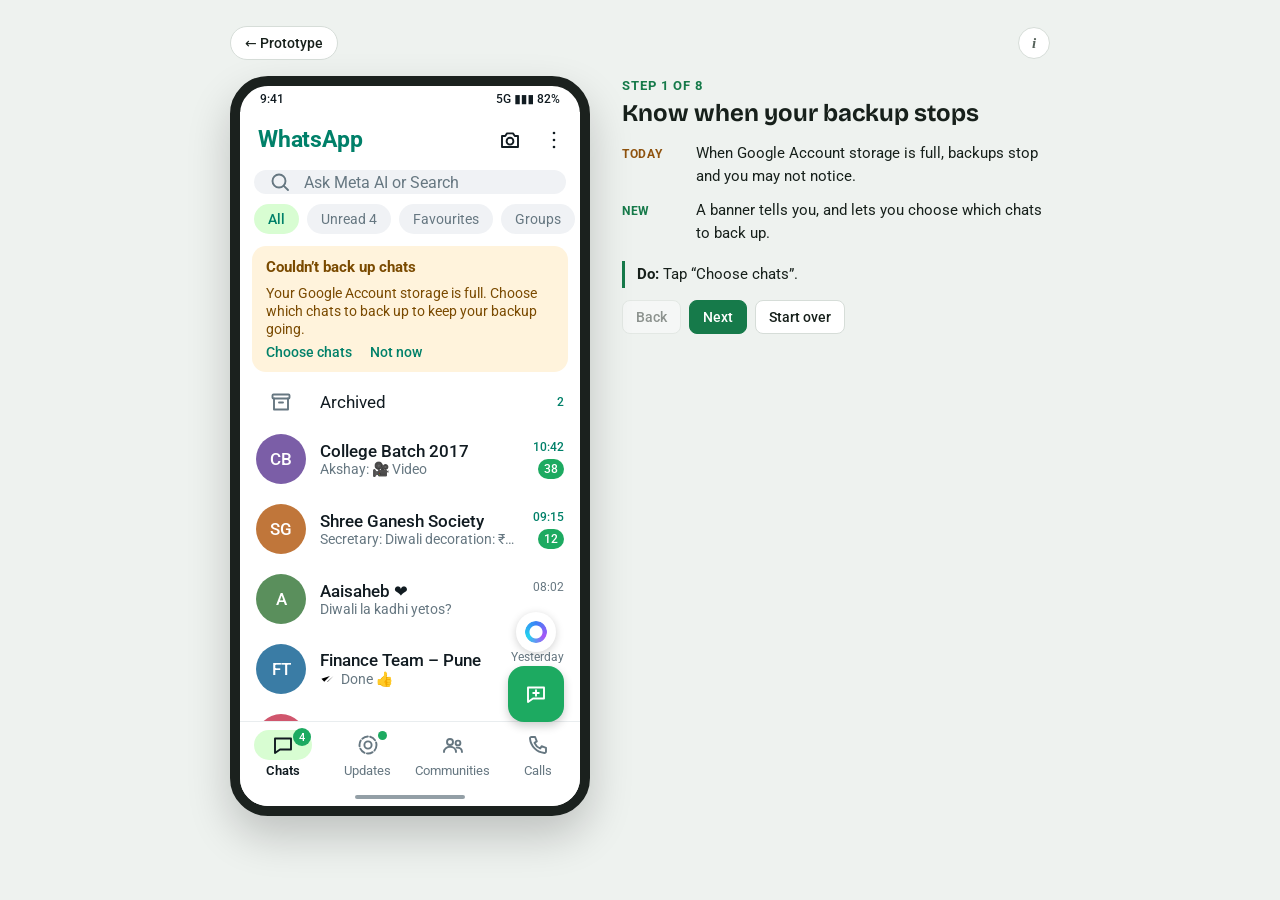
<file: walkthrough.html>
<!doctype html><html lang="en"><head><meta charset="utf-8"><meta name="viewport" content="width=device-width,initial-scale=1,viewport-fit=cover"><style>:root{color-scheme:light;padding-top:env(safe-area-inset-top,0px);padding-bottom:env(safe-area-inset-bottom,0px)}body{margin:0}img{max-width:100%}[hidden]{display:none!important}</style></head><body><title>WhatsApp Chat Backup Walkthrough</title>
<meta name="claude:viewport-fit-sides" content="cover">
<link rel="preconnect" href="https://fonts.googleapis.com">
<link rel="preconnect" href="https://fonts.gstatic.com" crossorigin>
<link rel="stylesheet" href="https://fonts.googleapis.com/css2?family=Bricolage+Grotesque:opsz,wght@12..96,600;12..96,700&family=Roboto:wght@400;500;700&display=swap">
<style>/* Layout: the phone carries the page; a narrow note column beside it explains the open screen. Stacks at phone width. */
:root{
  --bg:#eef2ef; --surface:#ffffff; --fg:#17201b; --muted:#56625b; --line:#d6ddd8;
  --accent:#167a4a; --accent-soft:#dcefe4; --today:#8f530f; --today-soft:#f6ead8;
  --display:"Bricolage Grotesque","Roboto",system-ui,sans-serif; --body:"Roboto",system-ui,-apple-system,"Segoe UI",sans-serif;
}
@media (prefers-color-scheme:dark){:root:not([data-theme="light"]){
  --bg:#0e1311; --surface:#171e1b; --fg:#e5ebe7; --muted:#9ba7a0; --line:#2a3430;
  --accent:#57c98f; --accent-soft:#153223; --today:#e4a85d; --today-soft:#33250f; color-scheme:dark}}
:root[data-theme="dark"]{
  --bg:#0e1311; --surface:#171e1b; --fg:#e5ebe7; --muted:#9ba7a0; --line:#2a3430;
  --accent:#57c98f; --accent-soft:#153223; --today:#e4a85d; --today-soft:#33250f; color-scheme:dark}
*{box-sizing:border-box}
body{background:var(--bg);color:var(--fg);font-family:var(--body);font-size:15px;line-height:1.55;
  padding-left:max(16px,env(safe-area-inset-left,0px));padding-right:max(16px,env(safe-area-inset-right,0px));padding-block:26px 48px}
.wrap{max-width:1120px;margin:0 auto;position:relative}
.about{position:absolute;top:0;right:0;z-index:30}
.about-btn{width:32px;height:32px;border-radius:50%;border:1px solid var(--line);background:var(--surface);color:var(--muted);font:italic 700 15px/1 Georgia,serif;cursor:pointer;display:grid;place-items:center}
.about-pop{position:absolute;top:40px;right:0;width:min(290px,calc(100vw - 32px));background:var(--surface);border:1px solid var(--line);border-radius:10px;padding:10px 12px;font-size:13px;color:var(--muted);box-shadow:0 8px 24px rgba(0,0,0,.12)}
.about-pop b{color:var(--fg)}
.label{display:inline-block;font-size:12px;letter-spacing:.06em;text-transform:uppercase;color:var(--today);background:var(--today-soft);padding:4px 10px;border-radius:4px;font-weight:600}
h1{font-family:var(--display);font-weight:700;font-size:clamp(28px,4.2vw,44px);line-height:1.06;margin:14px 44px 10px 0;text-wrap:balance;letter-spacing:-.01em}
.lede{max-width:66ch;color:var(--muted);margin:0 0 16px}
.lede b{color:var(--fg);font-weight:500}
.toplinks{display:flex;gap:10px;flex-wrap:wrap;margin-bottom:24px}
.pill{display:inline-flex;align-items:center;gap:6px;font:500 14px var(--body);padding:8px 14px;border-radius:999px;border:1px solid var(--line);background:var(--surface);color:var(--fg);text-decoration:none;cursor:pointer}
.pill.pri{background:var(--accent);border-color:var(--accent);color:#fff}
:root[data-theme="dark"] .pill.pri{color:#0b1410}
@media (prefers-color-scheme:dark){:root:not([data-theme="light"]) .pill.pri{color:#0b1410}}
.stage{display:grid;grid-template-columns:380px minmax(0,1fr);gap:44px;align-items:start}
@media (max-width:860px){.stage{grid-template-columns:minmax(0,1fr);gap:24px}}
.phone-col{display:flex;flex-direction:column;align-items:center;gap:12px;min-width:0}
.ctrl{display:flex;gap:8px;flex-wrap:wrap;justify-content:center;max-width:380px}
.btn{font:500 13.5px var(--body);border:1px solid var(--line);background:var(--surface);color:var(--fg);padding:8px 13px;border-radius:8px;cursor:pointer}
.btn[aria-pressed="true"]{background:var(--accent-soft);border-color:var(--accent);color:var(--fg)}
.btn.pri{background:var(--accent);border-color:var(--accent);color:#fff}
:root[data-theme="dark"] .btn.pri{color:#0b1410}
@media (prefers-color-scheme:dark){:root:not([data-theme="light"]) .btn.pri{color:#0b1410}}
.btn:disabled{opacity:.45;cursor:default}
.ctrl-k{font-size:12.5px;color:var(--muted);text-align:center}
.notes{min-width:0;max-width:62ch}
.kicker{font-size:12.5px;letter-spacing:.08em;text-transform:uppercase;color:var(--accent);font-weight:700}
.notes h2{font-family:var(--display);font-size:28px;line-height:1.15;margin:6px 0 12px;text-wrap:balance;font-weight:700}
.tag{display:inline-block;font-size:11.5px;letter-spacing:.06em;text-transform:uppercase;font-weight:700;padding:3px 8px;border-radius:4px;margin-left:6px;vertical-align:3px}
.tag.new{background:var(--accent-soft);color:var(--accent)} .tag.changed{background:var(--today-soft);color:var(--today)} .tag.same{background:var(--line);color:var(--muted)}
.rows{display:grid;gap:10px;margin:14px 0 16px}
.rows div{display:grid;grid-template-columns:62px 1fr;gap:12px;align-items:baseline}
.rows b{font-size:12px;letter-spacing:.06em;text-transform:uppercase;color:var(--today)}
.rows .n b{color:var(--accent)}
.try{border-left:3px solid var(--accent);padding:2px 0 2px 12px;margin:12px 0}
.done{color:var(--accent);font-weight:500}
.chap{font-size:12px;letter-spacing:.06em;text-transform:uppercase;color:var(--muted);font-weight:700;margin:22px 0 6px}
.steps-list{list-style:none;padding:0;margin:0;display:grid;gap:2px}
.steps-list button{width:100%;text-align:left;background:none;border:0;color:var(--muted);font:14px var(--body);padding:7px 8px;border-radius:6px;cursor:pointer;display:flex;gap:10px}
.steps-list .num{font-variant-numeric:tabular-nums;width:20px;flex:none}
.steps-list button[aria-current="true"]{background:var(--accent-soft);color:var(--fg);font-weight:500}
.jump{display:flex;flex-wrap:wrap;gap:8px}
details.primer{background:var(--surface);border:1px solid var(--line);border-radius:10px;padding:10px 14px;margin:0 0 22px;max-width:66ch}
details.primer summary{cursor:pointer;font-weight:500}
details.primer p{margin:8px 0 2px;color:var(--muted)}
.changes{margin:0 0 18px;padding-left:20px;max-width:66ch;display:grid;gap:6px}
.changes em{color:var(--muted);font-style:normal;font-size:13.5px}
.foot{margin-top:44px;padding-top:16px;border-top:1px solid var(--line);font-size:13px;color:var(--muted)}
.foot a{color:var(--accent)}
.btn:focus-visible,.pill:focus-visible,.about-btn:focus-visible,.steps-list button:focus-visible{outline:2px solid var(--accent);outline-offset:2px}

/* ---- phone shell (WhatsApp Android, 2024+ design, as of Oct 2026) ---- */
.wa{--w-bg:#ffffff;--w-ink:#111b21;--w-sub:#667781;--w-line:#e9edef;--w-green:#1daa61;--w-green-ink:#008069;--w-chip:#f0f2f5;
  --w-wall:#efeae2;--w-in:#ffffff;--w-out:#d9fdd3;--w-sys:#fff8c4;--w-sys-ink:#54656f;--w-warn:#fff3dc;--w-warn-ink:#7a4a00;--w-red:#d33a2c;
  --w-sheet:#ffffff;--w-scrim:rgba(11,20,26,.45);--w-pill:#d8fdd2;--w-tick:#53bdeb;--w-toast:#323232;
  width:min(360px,100%);height:740px;border-radius:38px;border:10px solid #1b211e;background:var(--w-bg);color:var(--w-ink);
  font-family:"Roboto",system-ui,sans-serif;font-size:14px;line-height:1.35;position:relative;overflow:hidden;display:flex;flex-direction:column;
  box-shadow:0 20px 44px rgba(0,0,0,.2);user-select:none;-webkit-tap-highlight-color:transparent}
@media (prefers-color-scheme:dark){:root:not([data-theme="light"]) .wa{--w-bg:#0b141a;--w-ink:#e9edef;--w-sub:#8696a0;--w-line:#1f2c34;--w-green:#21c063;--w-green-ink:#21c063;--w-chip:#1f2c34;
  --w-wall:#0b141a;--w-in:#1f2c34;--w-out:#144d37;--w-sys:#1d2b23;--w-sys-ink:#ffd279;--w-warn:#33260f;--w-warn-ink:#f2c27a;--w-red:#f1665a;--w-sheet:#1f2c34;--w-scrim:rgba(0,0,0,.6);--w-pill:#103529;--w-toast:#3b4a54}}
:root[data-theme="dark"] .wa{--w-bg:#0b141a;--w-ink:#e9edef;--w-sub:#8696a0;--w-line:#1f2c34;--w-green:#21c063;--w-green-ink:#21c063;--w-chip:#1f2c34;
  --w-wall:#0b141a;--w-in:#1f2c34;--w-out:#144d37;--w-sys:#1d2b23;--w-sys-ink:#ffd279;--w-warn:#33260f;--w-warn-ink:#f2c27a;--w-red:#f1665a;--w-sheet:#1f2c34;--w-scrim:rgba(0,0,0,.6);--w-pill:#103529;--w-toast:#3b4a54}
.wa *{box-sizing:border-box}
.wa button{font-family:inherit;color:inherit}
.wa .st{height:26px;flex:none;display:flex;justify-content:space-between;align-items:center;padding:0 20px;font-size:12px;font-weight:500}
.wa .scr{flex:1;overflow-y:auto;overflow-x:hidden;position:relative;display:flex;flex-direction:column;scrollbar-width:none}
.wa .scr::-webkit-scrollbar{display:none}
.wa .gest{height:18px;flex:none;display:grid;place-items:center;cursor:pointer;background:var(--w-bg);border:0;width:100%;padding:0}
.wa .gest i{width:110px;height:4px;border-radius:2px;background:var(--w-sub);opacity:.7}
.wa .ic{width:24px;height:24px;flex:none;fill:none;stroke:currentColor;stroke-width:1.9;stroke-linecap:round;stroke-linejoin:round}
.wa .ib{background:none;border:0;padding:8px;border-radius:50%;cursor:pointer;display:grid;place-items:center;color:inherit}
.wa .ib:hover{background:color-mix(in srgb,var(--w-sub) 12%,transparent)}
.wa .tb{display:flex;align-items:center;gap:4px;padding:6px 6px 6px 8px;min-height:56px;flex:none;background:var(--w-bg);position:sticky;top:0;z-index:3}
.wa .tb h3{margin:0;font-size:20px;font-weight:500;flex:1;padding-left:8px;white-space:nowrap;overflow:hidden;text-overflow:ellipsis}
.wa .tb.home h3{font-size:23px;font-weight:700;color:var(--w-green-ink);padding-left:10px;letter-spacing:-.2px}
.wa .tb.home.plain h3{color:var(--w-ink);font-weight:500;font-size:22px}
.wa .srch{margin:2px 14px 6px;background:var(--w-chip);border-radius:24px;display:flex;align-items:center;gap:10px;padding:0 14px;height:44px;color:var(--w-sub)}
.wa .srch input{flex:1;border:0;background:none;font:16px "Roboto",system-ui,sans-serif;color:var(--w-ink);outline:none;min-width:0}
.wa .srch input::placeholder{color:var(--w-sub)}
.wa .chips{display:flex;gap:8px;padding:4px 14px 8px;overflow-x:auto;scrollbar-width:none;flex:none}
.wa .chip{background:var(--w-chip);color:var(--w-sub);border-radius:18px;padding:6px 13px;font-size:14px;white-space:nowrap;border:1px solid transparent;cursor:pointer}
.wa .chip.on{background:var(--w-pill);color:var(--w-green-ink);font-weight:500}
.wa .row{display:flex;align-items:center;gap:14px;padding:10px 16px;cursor:pointer;width:100%;background:none;border:0;text-align:left}
.wa .row:hover{background:color-mix(in srgb,var(--w-sub) 7%,transparent)}
.wa .av{width:50px;height:50px;border-radius:50%;flex:none;display:grid;place-items:center;color:#fff;font-weight:500;font-size:17px;position:relative}
.wa .av.sq{border-radius:14px}
.wa .av.sm{width:40px;height:40px;font-size:15px}
.wa .av.xl{width:96px;height:96px;font-size:34px}
.wa .av.ring{box-shadow:0 0 0 2px var(--w-bg),0 0 0 4.5px var(--w-green)}
.wa .mid{flex:1;min-width:0}
.wa .nm{font-size:16.5px;font-weight:500;display:flex;align-items:center;gap:6px;min-width:0}
.wa .nm>span{overflow:hidden;text-overflow:ellipsis;white-space:nowrap}
.wa .sb{color:var(--w-sub);font-size:14px;white-space:nowrap;overflow:hidden;text-overflow:ellipsis;display:flex;align-items:center;gap:4px}
.wa .sb.wrap{white-space:normal;display:block}
.wa .mt{color:var(--w-sub);font-size:12px;display:grid;gap:5px;justify-items:end;flex:none}
.wa .mt.unr{color:var(--w-green-ink);font-weight:500}
.wa .badge{background:var(--w-green);color:#fff;border-radius:11px;font-size:11.5px;min-width:20px;height:20px;padding:0 6px;display:grid;place-items:center;font-weight:500}
:root[data-theme="dark"] .wa .badge{color:#0b141a}
@media (prefers-color-scheme:dark){:root:not([data-theme="light"]) .wa .badge{color:#0b141a}}
.wa .co{width:16px;height:16px;color:var(--w-sub);flex:none}
.wa .ver{width:15px;height:15px;color:var(--w-green);flex:none}
.wa .ticks{width:17px;height:17px;color:var(--w-tick);flex:none}
.wa .ban{margin:4px 12px 8px;background:var(--w-warn);color:var(--w-warn-ink);border-radius:14px;padding:12px 14px;display:grid;gap:6px;font-size:13.5px}
.wa .ban b{font-size:14.5px}
.wa .ban .acts{display:flex;gap:18px}
.wa .lk{background:none;border:0;padding:0;color:var(--w-green-ink);font-weight:500;font-size:14px;cursor:pointer}
.wa .tabs{display:flex;border-top:1px solid var(--w-line);flex:none;background:var(--w-bg)}
.wa .tab{flex:1;text-align:center;font-size:12.5px;padding:8px 0 10px;color:var(--w-sub);display:grid;justify-items:center;gap:3px;background:none;border:0;cursor:pointer;position:relative}
.wa .tab.on{color:var(--w-ink);font-weight:600}
.wa .tab .pl{width:58px;height:30px;border-radius:15px;display:grid;place-items:center}
.wa .tab.on .pl{background:var(--w-pill)}
.wa .tab .dot{position:absolute;top:6px;left:calc(50% + 10px);min-width:18px;height:18px;border-radius:9px;background:var(--w-green);color:#fff;font-size:11px;display:grid;place-items:center;padding:0 5px;font-weight:500}
.wa .fabs{position:absolute;right:16px;bottom:84px;display:grid;gap:14px;justify-items:center;z-index:4}
.wa .fab{width:56px;height:56px;border-radius:16px;background:var(--w-green);color:#fff;border:0;display:grid;place-items:center;cursor:pointer;box-shadow:0 4px 10px rgba(0,0,0,.2)}
:root[data-theme="dark"] .wa .fab{color:#0b141a}
@media (prefers-color-scheme:dark){:root:not([data-theme="light"]) .wa .fab{color:#0b141a}}
.wa .fab.ai{width:40px;height:40px;border-radius:50%;background:var(--w-bg);box-shadow:0 2px 8px rgba(0,0,0,.18)}
.wa .fab.ai i{width:22px;height:22px;border-radius:50%;background:conic-gradient(#3b82f6,#a855f7,#22d3ee,#3b82f6);-webkit-mask:radial-gradient(circle,transparent 6px,#000 7px);mask:radial-gradient(circle,transparent 6px,#000 7px)}
.wa .sec{padding:16px 16px 6px;color:var(--w-sub);font-size:14px;font-weight:500}
.wa .set{display:flex;gap:20px;padding:13px 18px;align-items:center;width:100%;background:none;border:0;text-align:left;cursor:pointer}
.wa .set:hover{background:color-mix(in srgb,var(--w-sub) 7%,transparent)}
.wa .set .ic{color:var(--w-sub)}
.wa .set .nm{font-weight:400;font-size:16px}
.wa .set .sb{white-space:normal;display:block;font-size:14px}
.wa .set.static{cursor:default}.wa .set.static:hover{background:none}
.wa .new{background:var(--w-green-ink);color:#fff;border-radius:6px;font-size:10.5px;padding:1px 6px;font-weight:600;letter-spacing:.2px}
:root[data-theme="dark"] .wa .new{color:#0b141a}
@media (prefers-color-scheme:dark){:root:not([data-theme="light"]) .wa .new{color:#0b141a}}
.wa .red{color:var(--w-red)!important}
.wa .tg{width:40px;height:24px;border-radius:12px;background:transparent;border:2px solid var(--w-sub);position:relative;flex:none;cursor:pointer;padding:0}
.wa .tg::after{content:"";position:absolute;top:4px;left:4px;width:12px;height:12px;border-radius:50%;background:var(--w-sub);transition:left .15s,width .15s,height .15s,top .15s}
.wa .tg[aria-checked="true"]{background:var(--w-green);border-color:var(--w-green)}
.wa .tg[aria-checked="true"]::after{left:19px;top:2px;width:16px;height:16px;background:#fff}
:root[data-theme="dark"] .wa .tg[aria-checked="true"]::after{background:#0b141a}
@media (prefers-color-scheme:dark){:root:not([data-theme="light"]) .wa .tg[aria-checked="true"]::after{background:#0b141a}}
.wa .btn{background:var(--w-green);color:#fff;border:0;border-radius:22px;padding:10px 24px;font-weight:500;font-size:14px;cursor:pointer}
:root[data-theme="dark"] .wa .btn{color:#0b141a}
@media (prefers-color-scheme:dark){:root:not([data-theme="light"]) .wa .btn{color:#0b141a}}
.wa .btn.gh{background:none;color:var(--w-green-ink);border:1px solid var(--w-line)}
.wa .btn:disabled{opacity:.5;cursor:default}
.wa .meter{height:8px;border-radius:4px;background:var(--w-chip);overflow:hidden;display:flex;margin-top:8px}
.wa .meter i{display:block;height:100%}
.wa .lg{display:flex;gap:12px;font-size:12px;color:var(--w-sub);margin-top:6px;flex-wrap:wrap}
.wa .lg span::before{content:"";display:inline-block;width:8px;height:8px;border-radius:2px;margin-right:5px;background:var(--c)}
.wa .sum{margin:6px 14px;border-radius:16px;padding:14px 16px;background:var(--w-chip);display:grid;gap:6px}
.wa .sum .big{font-size:24px;font-weight:500;font-variant-numeric:tabular-nums}
.wa .sum .big s{color:var(--w-sub);font-size:16px;margin-right:8px;font-weight:400}
.wa .fit{font-size:13.5px;font-weight:500}
.wa .fit.ok{color:var(--w-green-ink)}.wa .fit.no{color:var(--w-red)}
.wa .num{font-variant-numeric:tabular-nums}
.wa .note{font-size:13px;color:var(--w-sub);padding:10px 18px 18px}
.wa .scrim{position:absolute;inset:0;background:var(--w-scrim);display:flex;align-items:flex-end;z-index:20}
.wa .scrim.mid{align-items:center;justify-content:center;padding:24px}
.wa .sheet{background:var(--w-sheet);width:100%;border-radius:24px 24px 0 0;padding:22px 22px 18px;display:grid;gap:12px}
.wa .dlg{background:var(--w-sheet);width:100%;border-radius:26px;padding:22px;display:grid;gap:10px}
.wa .sheet h4,.wa .dlg h4{margin:0;font-size:19px;font-weight:500}
.wa .sheet p,.wa .dlg p{margin:0;color:var(--w-sub);font-size:14.5px}
.wa .sheet ul{margin:0;padding-left:18px;font-size:14.5px;display:grid;gap:7px}
.wa .acts2{display:flex;justify-content:flex-end;gap:10px;margin-top:6px;flex-wrap:wrap}
.wa .radio{display:flex;align-items:center;gap:16px;padding:10px 2px;background:none;border:0;width:100%;text-align:left;cursor:pointer;font-size:15.5px}
.wa .radio i{width:20px;height:20px;border-radius:50%;border:2px solid var(--w-sub);flex:none;display:grid;place-items:center}
.wa .radio.on i{border-color:var(--w-green)}
.wa .radio.on i::after{content:"";width:10px;height:10px;border-radius:50%;background:var(--w-green)}
.wa .menu{position:absolute;top:34px;right:8px;background:var(--w-sheet);border-radius:14px;box-shadow:0 6px 22px rgba(0,0,0,.22);z-index:21;min-width:200px;padding:6px 0}
.wa .menu button{display:block;width:100%;text-align:left;background:none;border:0;padding:12px 20px;font-size:15.5px;cursor:pointer}
.wa .menu button:hover{background:color-mix(in srgb,var(--w-sub) 10%,transparent)}
.wa .toast{position:absolute;left:50%;bottom:90px;transform:translateX(-50%);background:var(--w-toast);color:#fff;padding:10px 16px;border-radius:20px;font-size:13.5px;z-index:30;width:max-content;max-width:86%;text-align:center}
/* conversation */
.wa .conv{flex:1;background:var(--w-wall);background-image:radial-gradient(color-mix(in srgb,var(--w-sub) 13%,transparent) 1px,transparent 1.2px);background-size:18px 18px;padding:8px 10px 12px;display:flex;flex-direction:column;gap:3px;overflow-y:auto;scrollbar-width:none}
.wa .conv::-webkit-scrollbar{display:none}
.wa .ctb{display:flex;align-items:center;gap:2px;padding:6px 4px;min-height:58px;flex:none;background:var(--w-bg)}
.wa .ctb .who{display:flex;align-items:center;gap:10px;flex:1;min-width:0;background:none;border:0;padding:4px;border-radius:10px;cursor:pointer;text-align:left}
.wa .ctb .who .nm{font-size:16.5px}
.wa .ctb .who .sb{font-size:12.5px}
.wa .sys{align-self:center;background:var(--w-sys);color:var(--w-sys-ink);font-size:12.5px;padding:6px 10px;border-radius:8px;text-align:center;max-width:88%;margin:4px 0}
.wa .day{align-self:center;background:var(--w-in);color:var(--w-sub);font-size:12px;padding:4px 10px;border-radius:8px;margin:6px 0;box-shadow:0 1px .5px rgba(0,0,0,.1)}
.wa .bub{max-width:78%;padding:6px 8px 4px 9px;border-radius:9px;background:var(--w-in);font-size:14.5px;box-shadow:0 1px .5px rgba(0,0,0,.12);position:relative;word-wrap:break-word}
.wa .bub.me{align-self:flex-end;background:var(--w-out)}
.wa .bub .au{font-size:12.5px;font-weight:500;margin-bottom:2px}
.wa .bub .tm{float:right;font-size:11px;color:var(--w-sub);margin:6px 0 -2px 10px;display:flex;align-items:center;gap:3px}
.wa .bub .media{width:220px;height:150px;border-radius:7px;margin:-2px -4px 4px -5px;display:grid;place-items:center;color:#fff;position:relative;overflow:hidden}
.wa .bub .media .ic{width:40px;height:40px;opacity:.95}
.wa .bub .doc{display:flex;gap:10px;align-items:center;background:color-mix(in srgb,var(--w-sub) 12%,transparent);border-radius:7px;padding:10px;margin:-2px -4px 4px -5px;min-width:210px}
.wa .bub .doc b{display:block;font-weight:500;font-size:14px}
.wa .bub .doc small{color:var(--w-sub);font-size:12px}
.wa .bub .voice{display:flex;gap:10px;align-items:center;min-width:210px;padding:4px 0}
.wa .bub .voice .wave{flex:1;height:22px;background:repeating-linear-gradient(90deg,var(--w-sub) 0 2px,transparent 2px 5px);-webkit-mask:linear-gradient(transparent 30%,#000 30% 70%,transparent 70%);opacity:.6;border-radius:2px}
.wa .inbar{display:flex;align-items:flex-end;gap:6px;padding:6px 6px 8px;background:var(--w-wall);flex:none}
.wa .inbox{flex:1;min-width:0;background:var(--w-in);border-radius:26px;display:flex;align-items:center;gap:4px;padding:2px 4px;min-height:48px}
.wa .inbox input{flex:1;border:0;background:none;outline:none;font:16px "Roboto",system-ui,sans-serif;color:var(--w-ink);min-width:0;padding:8px 2px}
.wa .inbox input::placeholder{color:var(--w-sub)}
.wa .inbox .ib{color:var(--w-sub);padding:7px}
.wa .send{width:48px;height:48px;border-radius:50%;background:var(--w-green);border:0;color:#fff;display:grid;place-items:center;cursor:pointer;flex:none}
:root[data-theme="dark"] .wa .send{color:#0b141a}
@media (prefers-color-scheme:dark){:root:not([data-theme="light"]) .wa .send{color:#0b141a}}
/* info */
.wa .hero{display:grid;justify-items:center;gap:6px;padding:12px 16px 18px;text-align:center}
.wa .hero h3{margin:6px 0 0;font-size:23px;font-weight:500}
.wa .qa{display:flex;gap:10px;justify-content:center;padding:4px 14px 14px}
.wa .qa button{flex:1;max-width:84px;border:1px solid var(--w-line);border-radius:14px;background:none;padding:10px 4px 8px;display:grid;justify-items:center;gap:4px;font-size:13px;cursor:pointer;color:var(--w-green-ink)}
.wa .qa button span{color:var(--w-ink)}
.wa .blk{border-top:8px solid color-mix(in srgb,var(--w-chip) 70%,transparent)}
.wa .thumbs{display:flex;gap:6px;padding:0 18px 14px}
.wa .thumbs i{width:68px;height:68px;border-radius:10px;display:block}
.wa .grid{display:grid;grid-template-columns:repeat(3,1fr);gap:3px;padding:3px}
.wa .grid i{aspect-ratio:1;display:block;max-width:100%;position:relative}
.wa .ctr{display:grid;justify-items:center;gap:12px;padding:40px 24px;text-align:center}
.wa .ctr h3{margin:0;font-size:21px;font-weight:500}
.wa .ctr p{margin:0;color:var(--w-sub)}
.wa .okc{width:68px;height:68px;border-radius:50%;background:var(--w-green);display:grid;place-items:center;color:#fff}
.wa .boxl{width:100%;text-align:left;border:1px solid var(--w-line);border-radius:14px;padding:12px 14px;display:grid;gap:8px;font-size:14px}
.wa .prog{height:4px;background:var(--w-chip);border-radius:2px;overflow:hidden;margin-top:10px;width:100%}
.wa .prog i{display:block;height:100%;background:var(--w-green);width:0;transition:width 1.4s linear}
.wa .dark{background:#000;color:#fff;flex:1;display:flex;flex-direction:column}
.wa .call{flex:1;background:linear-gradient(#0f3d2e,#0b141a);color:#fff;display:grid;justify-items:center;align-content:space-between;padding:40px 20px 34px;text-align:center}
.wa .call h3{margin:12px 0 4px;font-size:26px;font-weight:400}
.wa .endc{width:62px;height:62px;border-radius:50%;background:#e53935;border:0;color:#fff;display:grid;place-items:center;cursor:pointer}
.wa .story{position:absolute;inset:0;z-index:25;color:#fff;display:flex;flex-direction:column}
.wa .story .bars{display:flex;gap:4px;padding:10px 10px 0}
.wa .story .bars i{flex:1;height:3px;background:rgba(255,255,255,.35);border-radius:2px;overflow:hidden}
.wa .story .bars i b{display:block;height:100%;background:#fff;width:0;animation:fill 4s linear forwards}
@keyframes fill{to{width:100%}}
.wa .story .txt{flex:1;display:grid;place-items:center;font-size:26px;padding:30px;text-align:center;font-weight:500}
.wa .pulse{animation:wapulse 1.6s infinite}
@keyframes wapulse{0%{box-shadow:0 0 0 0 color-mix(in srgb,var(--w-green) 55%,transparent)}70%{box-shadow:0 0 0 10px transparent}100%{box-shadow:0 0 0 0 transparent}}
.wa .row.pulse,.wa .set.pulse{animation:wapulse2 1.6s infinite}
@keyframes wapulse2{0%,100%{background:transparent}50%{background:color-mix(in srgb,var(--w-green) 16%,transparent)}}
@media (prefers-reduced-motion:reduce){.wa .pulse,.wa .row.pulse,.wa .set.pulse{animation:none;outline:2px solid var(--w-green);outline-offset:-2px}.wa .story .bars i b{animation-duration:.01s}.wa .prog i,.wa .tg::after{transition:none}}
.wa button:focus-visible,.wa input:focus-visible{outline:2px solid var(--w-green);outline-offset:1px}
.wa .wrap{max-width:none;margin:0;position:static}

.guide{max-width:820px;margin:0 auto;display:grid;gap:16px}
.guide .about{position:relative;top:auto;right:auto}
.guide .top{display:flex;justify-content:space-between;align-items:center;gap:10px;flex-wrap:wrap}
.gstage{display:grid;grid-template-columns:360px minmax(0,1fr);gap:32px;align-items:start}
.gstage #phone{grid-column:1;grid-row:1}
.gstage .card{grid-column:2;grid-row:1;position:sticky;top:16px}
.card h2{font-family:var(--display);font-size:24px;line-height:1.2;margin:4px 0 10px;text-wrap:balance}
.card .ctrl{justify-content:flex-start}
@media (max-width:820px){.gstage{grid-template-columns:minmax(0,1fr);gap:14px;justify-items:center}.gstage .card,.gstage #phone{grid-column:1}.gstage .card{grid-row:1;position:static;width:100%;max-width:400px}.gstage #phone{grid-row:2}.card h2{font-size:20px}}
</style>

<div class="guide">
  <div class="top"><a class="pill" href="index.html">← Prototype</a>
    <div class="about"><button class="about-btn" id="about-btn" aria-expanded="false" aria-controls="about-pop" aria-label="About this walkthrough">i</button>
      <div class="about-pop" id="about-pop" hidden><b>Unofficial concept.</b> Independent product teardown, not affiliated with WhatsApp or Meta. Names, chats and sizes are examples. Built by Pritesh Kabra.</div></div></div>
  <div class="gstage">
    <section class="card" aria-live="polite">
      <div class="kicker" id="w-k"></div>
      <h2 id="w-title"></h2>
      <div class="rows"><div><b>Today</b><span id="w-today"></span></div><div class="n"><b>New</b><span id="w-new"></span></div></div>
      <p class="try" id="w-do"></p>
      <div class="ctrl"><button class="btn" id="prev">Back</button><button class="btn pri" id="next">Next</button><button class="btn" id="restart">Start over</button></div>
    </section>
    <div id="phone"></div>
  </div>
</div>

<script>/* WhatsApp-style Android phone for the "Choose chats to back up" teardown.
   Independent concept prototype: not affiliated with WhatsApp or Meta. */
(function () {
const I = {
  back:'<path d="M20 12H5M11 18l-6-6 6-6"/>',
  search:'<circle cx="11" cy="11" r="6.5"/><path d="M20 20l-4.2-4.2"/>',
  more:'<circle cx="12" cy="5" r="1.3" fill="currentColor" stroke="none"/><circle cx="12" cy="12" r="1.3" fill="currentColor" stroke="none"/><circle cx="12" cy="19" r="1.3" fill="currentColor" stroke="none"/>',
  cam:'<path d="M4 8h3.2l1.8-2.6h6L16.8 8H20v11H4z"/><circle cx="12" cy="13.2" r="3.4"/>',
  cloud:'<path d="M7 18.5h10.5a4 4 0 0 0 .4-8A6 6 0 0 0 6.3 9.6 4.5 4.5 0 0 0 7 18.5z"/>',
  cloudoff:'<path d="M8.5 18.5h9.2M20.6 15.6A4 4 0 0 0 17.9 10.5 6 6 0 0 0 9.6 5.3M6.6 8.6A4.5 4.5 0 0 0 7 18.5"/><path d="M3 3l18 18"/>',
  chats:'<path d="M4 5.5h16v11H9l-5 3.5z"/>',
  upd:'<circle cx="12" cy="12" r="8.5" stroke-dasharray="6 2.4"/><circle cx="12" cy="12" r="3.6"/>',
  comm:'<circle cx="9" cy="9" r="3"/><circle cx="17" cy="10" r="2.4"/><path d="M3 19c0-3.3 2.8-5.2 6-5.2s6 1.9 6 5.2M15.6 14.6c2.8 0 5.4 1.3 5.4 4.4"/>',
  call:'<path d="M5.5 4h3.6l1.7 4.4-2.3 1.4a11 11 0 0 0 5.7 5.7l1.4-2.3 4.4 1.7v3.6a1.5 1.5 0 0 1-1.6 1.5A16 16 0 0 1 4 5.6 1.5 1.5 0 0 1 5.5 4z"/>',
  video:'<rect x="3" y="6.5" width="12.5" height="11" rx="2.2"/><path d="M15.5 10.4 21 7.5v9l-5.5-2.9"/>',
  key:'<circle cx="8" cy="15" r="4"/><path d="M11 12l8.5-8.5M16.5 6.5l3 3"/>',
  list:'<path d="M9 6.5h11M9 12h11M9 17.5h11"/><circle cx="4.6" cy="6.5" r=".9" fill="currentColor"/><circle cx="4.6" cy="12" r=".9" fill="currentColor"/><circle cx="4.6" cy="17.5" r=".9" fill="currentColor"/>',
  check:'<path d="M5 12.5l4.5 4.5L19 7.5"/>',
  ticks:'<path d="M2 12.5l4 4L14 8.5M10 16.5l1 0L19 8.5"/>',
  phone:'<rect x="6.5" y="2.5" width="11" height="19" rx="2.5"/><path d="M11 18.5h2"/>',
  plus:'<path d="M12 5v14M5 12h14"/>',
  newchat:'<path d="M4 5.5h16v11H9l-5 3.5z"/><path d="M12 8.2v5.6M9.2 11h5.6"/>',
  pencil:'<path d="M4 20h4l11-11-4-4L4 16z"/>',
  mic:'<rect x="9" y="3" width="6" height="11" rx="3"/><path d="M5.5 11a6.5 6.5 0 0 0 13 0M12 17.5V21"/>',
  send:'<path d="M4 20l17-8L4 4l2.5 8z" fill="currentColor" stroke="none"/>',
  clip:'<path d="M20 11.5l-8 8a5 5 0 0 1-7-7l8.5-8.5a3.3 3.3 0 0 1 4.7 4.7L9.7 17a1.7 1.7 0 0 1-2.4-2.4L15 7"/>',
  emoji:'<circle cx="12" cy="12" r="8.5"/><path d="M8.5 14.2a4.2 4.2 0 0 0 7 0"/><circle cx="9.3" cy="10" r=".8" fill="currentColor"/><circle cx="14.7" cy="10" r=".8" fill="currentColor"/>',
  bell:'<path d="M6 16.5V11a6 6 0 0 1 12 0v5.5l1.5 1.5h-15zM10 20.5h4"/>',
  img:'<rect x="3.5" y="4.5" width="17" height="15" rx="2"/><circle cx="9" cy="10" r="1.8"/><path d="M20.5 16l-5-5-9 8.5"/>',
  lock:'<rect x="5" y="10.5" width="14" height="10" rx="2"/><path d="M8 10.5V7.5a4 4 0 0 1 8 0v3"/>',
  timer:'<circle cx="12" cy="13" r="7.5"/><path d="M12 9v4l2.5 2M9.5 2.5h5"/>',
  shield:'<path d="M12 3l7.5 3v5.5c0 4.6-3.2 8.1-7.5 9.5-4.3-1.4-7.5-4.9-7.5-9.5V6z"/>',
  user:'<circle cx="12" cy="8" r="4"/><path d="M4.5 20.5c0-4 3.4-6.5 7.5-6.5s7.5 2.5 7.5 6.5"/>',
  users:'<circle cx="9" cy="8.5" r="3.4"/><path d="M2.8 19.5c0-3.4 2.8-5.4 6.2-5.4s6.2 2 6.2 5.4"/><circle cx="17" cy="9.5" r="2.6"/><path d="M16.5 14.2c2.8.2 4.8 1.8 4.8 4.6"/>',
  globe:'<circle cx="12" cy="12" r="8.5"/><path d="M3.5 12h17M12 3.5c2.6 3 2.6 14 0 17M12 3.5c-2.6 3-2.6 14 0 17"/>',
  help:'<circle cx="12" cy="12" r="8.5"/><path d="M9.6 9.5a2.5 2.5 0 1 1 3.4 2.3c-.7.3-1 .8-1 1.6v.4M12 16.8v.2"/>',
  heart:'<path d="M12 20s-7.5-4.6-7.5-10A4.3 4.3 0 0 1 12 7.2 4.3 4.3 0 0 1 19.5 10c0 5.4-7.5 10-7.5 10z"/>',
  data:'<circle cx="12" cy="12" r="8.5"/><path d="M12 7.5v9M8.5 13l3.5 3.5 3.5-3.5"/>',
  a11y:'<circle cx="12" cy="5" r="1.8"/><path d="M5 9l7 1.5L19 9M12 10.5V15l-3 5M12 15l3 5"/>',
  star:'<path d="M12 4l2.4 5 5.4.6-4 3.7 1.1 5.4L12 16l-4.9 2.7 1.1-5.4-4-3.7 5.4-.6z"/>',
  archive:'<rect x="3.5" y="4.5" width="17" height="4" rx="1"/><path d="M5 8.5v11h14v-11M10 12.5h4"/>',
  close:'<path d="M6 6l12 12M18 6L6 18"/>',
  verified:'<path d="M12 2.5l2.3 1.7 2.8-.2.9 2.7 2.4 1.5-.9 2.7.9 2.7-2.4 1.5-.9 2.7-2.8-.2L12 21.5l-2.3-1.7-2.8.2-.9-2.7-2.4-1.5.9-2.7-.9-2.7 2.4-1.5.9-2.7 2.8.2z" fill="currentColor" stroke="none"/><path d="M8.5 12.2l2.4 2.3 4.6-4.8" stroke="#fff"/>',
  inarr:'<path d="M17 7L7 17M7 9v8h8"/>', outarr:'<path d="M7 17L17 7M9 7h8v8"/>',
  doc:'<path d="M6 3h8l4 4v14H6z"/><path d="M14 3v4h4"/>',
  play:'<path d="M8 5v14l11-7z" fill="currentColor" stroke="none"/>',
  trash:'<path d="M4.5 7h15M9.5 7V4.5h5V7M6.5 7l1 13h9l1-13"/>',
  link:'<path d="M10 14a4 4 0 0 0 5.7 0l3-3a4 4 0 0 0-5.7-5.7l-1 1M14 10a4 4 0 0 0-5.7 0l-3 3a4 4 0 0 0 5.7 5.7l1-1"/>',
  laptop:'<rect x="4.5" y="5" width="15" height="10" rx="1.5"/><path d="M2.5 19h19"/>',
  sub:'<path d="M12 3l2.6 5.6 6 .7-4.5 4.1 1.2 6L12 16.4l-5.3 3 1.2-6L3.4 9.3l6-.7z"/>'
};
const ic = (n, cls='ic', extra='') => `<svg class="${cls}" viewBox="0 0 24 24" aria-hidden="true" ${extra}>${I[n]}</svg>`;
const esc = s => String(s).replace(/[&<>"]/g, m => ({'&':'&amp;','<':'&lt;','>':'&gt;','"':'&quot;'}[m]));
const GB = g => g < 0.995 ? Math.max(1, Math.round(g*1000)) + ' MB' : g.toFixed(1) + ' GB';

const STORAGE = 15, OTHER = 9.1, FREE = +(STORAGE - OTHER).toFixed(1);  // Google storage (GB): total, Gmail + Photos
const WA_FREE = 2;   // WhatsApp's own cloud storage, reported free tier (GB)
// Media forwarded into more than one chat is stored once in the backup.
const SHARED = [{a: 'college', b: 'family', gb: .15}, {a: 'society', b: 'family', gb: .05}];
const ME = 'Pritesh Kabra';
const AUC = ['#e65100','#1565c0','#2e7d32','#ad1457','#6a1b9a','#00838f','#c62828'];
const grads = ['linear-gradient(135deg,#f6a35b,#c2410c)','linear-gradient(135deg,#60a5fa,#1e3a8a)','linear-gradient(135deg,#86efac,#15803d)','linear-gradient(135deg,#f9a8d4,#9d174d)','linear-gradient(135deg,#fcd34d,#a16207)','linear-gradient(135deg,#a5b4fc,#4338ca)','linear-gradient(135deg,#5eead4,#0f766e)'];

// [type, author, text, time, me]   type: t=text p=photo v=video d=doc a=voice
const SEED = [
 {id:'college',name:'College Batch 2017',kind:'group',members:214,gb:2.10,vs:.55,col:'#7b5ea7',init:'CB',unread:38,time:'10:42',
  msgs:[['day','','Today'],['t','Sneha','Reunion on 23 Nov, Koregaon Park. Who’s in?','09:58'],['p','Akshay','','10:05'],['t','Kunal','In! 🙌','10:12'],['v','Sneha','Goa 2019 throwback 😂','10:30'],['v','Akshay','','10:42']]},
 {id:'society',name:'Shree Ganesh Society',kind:'group',members:96,gb:1.30,vs:.10,col:'#c0763a',init:'SG',unread:12,time:'09:15',
  msgs:[['day','','Today'],['t','Secretary','Water supply off on Sunday, 10 am to 2 pm.','08:40'],['d','Secretary','Maintenance bill Oct.pdf|2 pages · 380 kB','09:10'],['t','Secretary','Diwali decoration: ₹500 per flat by 25 Oct 🪔','09:15']]},
 {id:'aai',name:'Aaisaheb ❤️',kind:'person',gb:.45,vs:.30,col:'#5a8f5c',init:'A',time:'08:02',fav:true,
  msgs:[['day','','Today'],['t','Aaisaheb ❤️','Jevlas ka?','08:01'],['t','Aaisaheb ❤️','Diwali la kadhi yetos?','08:02']]},
 {id:'office',name:'Finance Team – Pune',kind:'group',members:18,gb:.90,vs:.05,col:'#3a7ca5',init:'FT',time:'Yesterday',
  msgs:[['day','','Yesterday'],['d','Neha','Q2 closing checklist.xlsx|Spreadsheet · 1.2 MB','18:20'],['t','Neha','Please update your rows by Friday.','18:21'],['t','','Done 👍','18:40',true]]},
 {id:'family',name:'Kabra Family',kind:'group',members:11,gb:.70,vs:.40,col:'#d0566d',init:'KF',unread:3,time:'Yesterday',fav:true,
  msgs:[['day','','Yesterday'],['p','Aaisaheb ❤️','','17:02'],['v','Papa ❤️','Ganpati visarjan 🙏','17:30'],['t','Aaisaheb ❤️','Pritesh, call kar','21:15'],['t','Bhaiyaji ❤️','Diwali la sagle ghari ya 🪔','21:20']]},
 {id:'bhajan',name:'Bhajan Mandal',kind:'community',gb:.35,vs:.20,col:'#b48a1e',init:'BM',time:'Mon',groups:3,
  msgs:[['day','','Monday'],['t','Joshi Kaka','Saturday bhajan at 7 pm, Vitthal Mandir hall.','19:04'],['a','Joshi Kaka','0:42','19:06']]},
 {id:'chhavi',name:'Chhavi Jain',kind:'person',gb:.32,vs:.25,col:'#0e7490',init:'CJ',unread:2,time:'Yesterday',
  msgs:[['day','','Yesterday'],['t','','Did you get the GMAT prep book?','19:40',true],['t','Chhavi Jain','Yes! Sending you the notes too 📚','20:05'],['d','Chhavi Jain','GMAT quant notes.pdf|18 pages · 2.4 MB','20:06']]},
 {id:'riya',name:'Riya',kind:'person',gb:.25,vs:.20,col:'#c25b9c',init:'R',time:'Sun',
  msgs:[['day','','Sunday'],['t','Riya','Movie at 6?','16:10'],['t','','yes, booking now','16:12',true],['t','Riya','see you at 6 then','16:13']]},
 {id:'trek',name:'Sahyadri Trekkers',kind:'group',members:64,gb:.18,vs:.50,col:'#4f6fb0',init:'ST',time:'Sat',
  msgs:[['day','','Saturday'],['p','Omkar','Rajmachi sunrise ⛰️','07:12'],['t','Omkar','Next trek: Harihar, 2 Nov','07:15']]},
 {id:'mart',name:'Pune Fresh Mart',kind:'business',gb:.12,vs:0,col:'#2f8f86',init:'PF',time:'Sat',verified:true,
  msgs:[['day','','Saturday'],['t','Pune Fresh Mart','Order #4821 confirmed: 12 items, ₹864.','11:02'],['t','Pune Fresh Mart','Your order is out for delivery 🛵','12:40']]},
 {id:'flat',name:'Baner Flat 302',kind:'group',members:4,gb:.06,vs:.30,col:'#6b7280',init:'B3',time:'Aug',archived:true,
  msgs:[['day','','12 Aug'],['t','Varun','Deposit returned, all settled.','20:10']]},
 {id:'zumba',name:'Zumba Batch Jan',kind:'group',members:30,gb:.04,vs:.60,col:'#a3a3a3',init:'ZB',time:'Mar',archived:true,
  msgs:[['day','','4 Mar'],['t','Trainer','Last class tomorrow!','07:00']]}
];
const HIDDEN = [
 {id:'bh-sat',name:'Saturday Bhajan',kind:'group',members:42,col:'#b48a1e',init:'SB',msgs:[['t','Joshi Kaka','Harmonium needs tuning before Saturday.','Mon']]},
 {id:'bh-pra',name:'Prasad Seva',kind:'group',members:20,col:'#b48a1e',init:'PS',msgs:[['t','Kulkarni Kaku','I will bring sheera this week.','Mon']]}
];
const CONTACTS = ['Aaisaheb ❤️','Akshay Patil','Bhaiyaji ❤️','Chhavi Jain','Kunal Shinde','Neha Kulkarni','Omkar Jadhav','Papa ❤️','Riya','Sneha Gokhale','Varun Mehta'];
const STATUSES = [{id:'s-riya',name:'Riya',col:'#c25b9c',init:'R',time:'25 minutes ago',txt:'Diwali shopping done ✨',bg:'#7c3aed'},{id:'s-akshay',name:'Akshay Patil',col:'#7b5ea7',init:'AP',time:'Today, 08:14',txt:'Reunion countdown: 38 days',bg:'#0f766e'}];
const CHANNELS = [
 {id:'ch-traffic',name:'Pune Traffic Updates',col:'#ea580c',init:'PT',time:'10:20',posts:['University Chowk flyover: one lane shut till 8 pm.','Heavy rain alert for Pune ghat section tonight.'],followers:'182K'},
 {id:'ch-cricket',name:'Cricket Live Scores',col:'#0284c7',init:'CL',time:'09:02',posts:['India 287/4 after 50 overs.','Toss: India elect to bat.'],followers:'4.1M'},
 {id:'ch-suvichar',name:'Roj Suvichar',col:'#ca8a04',init:'RS',time:'06:00',posts:['Pratyek divas ek navi sandhi aahe.'],followers:'96K'}
];
const CALLS = [['aai','in','Today, 08:10',false],['riya','missed','Yesterday, 21:40',true],['Akshay Patil','out','Yesterday, 13:02',false],['office','in','Mon, 11:30',true]];

const PAGES = {
 account:['Account',[['shield','Security notifications'],['key','Passkeys'],['user','Email address'],['lock','Two-step verification'],['phone','Change number'],['doc','Request account info'],['plus','Add account'],['trash','Delete account']]],
 privacy:['Privacy',[['','Last seen and online','Nobody'],['','Profile photo','My contacts'],['','About','Everyone'],['','Status','My contacts'],['','Read receipts','On'],['','Default message timer','Off'],['','Groups','Everyone'],['','Blocked contacts','2'],['','Advanced','Protect IP address in calls']]],
 avatar:['Avatar',[['user','Create your avatar']]],
 lists:['Lists',[['','Unread'],['','Favourites','Aai, Kabra Family'],['','Groups']]],
 notif:['Notifications',[['','Conversation tones','On'],['','Messages','Notification tone: Default'],['','Groups','Notification tone: Default'],['','Calls','Ringtone: Default']]],
 a11y:['Accessibility',[['','Increase contrast','Off'],['','Animation','System default']]],
 lang:['App language',[['','English','Device language'],['','मराठी','Marathi'],['','हिन्दी','Hindi']]],
 help:['Help and feedback',[['help','Help Center'],['doc','Terms and Privacy Policy'],['','Channel reports'],['','App info']]],
 plus:['WhatsApp Plus',[['','Themes and app icons','Included with Plus'],['','Pin up to 20 chats','Included with Plus'],['','₹79 a month','First month free']]],
 linked:['Linked devices',[['laptop','Windows · Chrome','Active now'],['plus','Link a device']]],
 starred:['Starred',[['star','No starred messages','Tap and hold a message, then tap the star to find it here later.']]],
 network:['Network usage',[['','Total sent','1.4 GB'],['','Total received','9.8 GB']]],
 transfer:['Transfer chats',[['phone','Transfer chats to a new phone','Scan a QR code on your new phone. Both phones stay on the same Wi-Fi.']]],
 history:['Chat history',[['','Export chat'],['','Archive all chats'],['','Clear all chats'],['trash','Delete all chats']]],
 broadcast:['Broadcast lists',[['users','No broadcast lists','Send a message to many contacts at once.']]]
};

function mount(root, opts = {}) {
  const S = {};
  const listeners = [];
  function fresh(preset) {
    Object.assign(S, {
      chats: JSON.parse(JSON.stringify(SEED)), hidden: JSON.parse(JSON.stringify(HIDDEN)),
      excluded: new Set(), incVideos: true, cellular: false, freq: 'Daily', provider: 'Google', e2e: false,
      backup: 'failed', lastOk: '9 Oct, 2:00 am', tab: 'chats', filter: 'All', q: '', stack: [{s:'home'}],
      overlay: null, toast: null, newphone: false, restored: false, following: new Set(['ch-traffic']), seen: new Set(),
      hint: null, chatToggles: {}, call: null, sameDevice: false, transfer: null, deleted: new Set(), bannerHidden: false, restoring: false,
      meta: {id:'meta',name:'Meta AI',kind:'person',col:'#6366f1',init:'AI',msgs:[['day','','Today'],['t','Meta AI','Hi Pritesh! Ask me anything.','09:00']]}
    });
    if (preset === 'later') { S.excluded.add('college'); S.backup = 'done'; S.lastOk = 'Today, 2:00 am'; }
    if (preset === 'newphone') { S.excluded.add('college'); S.backup = 'done'; S.lastOk = 'Today, 2:00 am'; }
    if (preset === 'almost') { S.backup = 'done'; S.lastOk = 'Today, 2:00 am'; }
    S.snap = makeSnap();   // the last successful backup: 9 Oct for "Backup has stopped", today for the others
    if (S.backup === 'failed') S.snap.size = Math.min(S.snap.size, FREE);   // chats have grown since 9 Oct; that backup filled the free space
    if (preset === 'almost') S.snap.size = 5.7;   // last night it just fit; today's new media tips it over
    S.local = makeSnap(true); S.local.when = 'Today, 2:00 am';   // the phone's own nightly backup: every chat, whatever the switches say
    if (preset === 'newphone') { S.newphone = true; S.sameDevice = false; S.stack = [{s:'restore'}]; }
  }

  const all = () => S.chats.concat(S.hidden, [S.meta]);
  const chat = id => all().find(c => c.id === id);
  const size = c => S.incVideos ? c.gb : +(c.gb * (1 - c.vs)).toFixed(3);
  const listed = () => S.chats.filter(c => !(S.newphone && S.restored && S.excluded.has(c.id)));
  // Size of a backup holding these chats: each chat's media, with media shared between two included chats counted once.
  const sizeOf = ids => { const set = new Set(ids); return S.chats.filter(c => set.has(c.id)).reduce((a, c) => a + size(c), 0) - SHARED.filter(x => set.has(x.a) && set.has(x.b)).reduce((a, x) => a + x.gb, 0); };
  const total = () => sizeOf(S.chats.map(c => c.id));
  const kept = () => sizeOf(S.chats.filter(c => !S.excluded.has(c.id)).map(c => c.id));
  const room = () => S.provider === 'WhatsApp' ? WA_FREE : FREE;
  const fits = () => kept() <= room();
  // What leaving one more chat out would free: its size minus anything it shares with a chat that stays.
  const saving = id => kept() - sizeOf(S.chats.filter(c => !S.excluded.has(c.id) && c.id !== id).map(c => c.id));
  const sharedWith = id => SHARED.filter(x => (x.a === id || x.b === id)).map(x => ({other: chat(x.a === id ? x.b : x.a), gb: x.gb})).filter(x => x.other && !S.excluded.has(x.other.id));
  const starred = c => c.msgs.filter(m => m[5]).length;
  const top = () => S.stack[S.stack.length - 1];
  const inLast = id => !!(S.snap && S.snap.chats.some(c => c.id === id));   // is this chat in the last backup that finished?
  const exited = id => !!(chat(id) && chat(id).exited);
  const locked = id => !!(S.chatToggles[id] && S.chatToggles[id].lock);
  const kindLabel = c => c.kind === 'community' ? 'Community · ' + c.groups + ' groups' : c.kind === 'person' ? 'Personal chat' : c.kind === 'business' ? 'Business' : 'Group · ' + c.members + ' members';
  const av = (c, cls = '') => `<div class="av ${c.kind === 'community' ? 'sq' : ''} ${cls}" style="background:${c.col}">${esc(c.init)}</div>`;
  const H = k => S.hint === k ? 'pulse' : '';
  const tg = (on, a, v, label, hint='') => `<button class="tg ${hint}" role="switch" aria-checked="${on}" aria-label="${esc(label)}" data-a="${a}" data-v="${v || ''}"></button>`;
  const bar = (title, right = '') => `<div class="tb"><button class="ib" data-a="back" aria-label="Back">${ic('back')}</button><h3>${title}</h3>${right}</div>`;

  function go(s, extra = {}) { S.overlay = null; S.stack.push(Object.assign({s}, extra)); render(true); }
  function back() {
    if (S.overlay) { S.overlay = null; return render(); }
    if (S.stack.length > 1) { S.stack.pop(); render(); }
  }
  function toast(t) { S.toast = t; render(); clearTimeout(S._tt); S._tt = setTimeout(() => { S.toast = null; render(); }, 2200); }
  const later = () => toast('Not part of this prototype');

  /* ---------------- screens ---------------- */
  function lastLine(c) {
    const m = c.msgs.filter(x => x[0] !== 'day' && x[0] !== 'note').slice(-1)[0];
    if (!m) return '';
    const who = c.kind !== 'person' && m[1] && !m[4] && c.kind !== 'business' ? esc(m[1].split(' ')[0]) + ': ' : '';
    const me = m[4] ? ic('ticks', 'ticks') : '';
    const body = m[0] === 'p' ? '📷 ' + (m[2] || 'Photo') : m[0] === 'v' ? '🎥 ' + (m[2] || 'Video') : m[0] === 'd' ? '📄 ' + m[2].split('|')[0] : m[0] === 'a' ? '🎤 Voice message (' + m[2] + ')' : m[2];
    return me + `<span style="overflow:hidden;text-overflow:ellipsis">${who}${esc(body)}</span>`;
  }
  function chatRow(c) {
    const off = S.excluded.has(c.id) && !(S.newphone && S.restored);
    return `<button class="row ${c.id === 'college' ? H('row-college') : ''} ${c.id === 'bhajan' ? H('row-bhajan') : ''}" data-a="chat" data-v="${c.id}">${av(c)}<div class="mid"><div class="nm"><span>${esc(c.name)}</span>${c.verified ? ic('verified', 'ver') : ''}${off ? `<svg class="co" viewBox="0 0 24 24" fill="none" stroke="currentColor" stroke-width="2" stroke-linecap="round" aria-label="Not backed up">${I.cloudoff}</svg>` : ''}</div><div class="sb">${lastLine(c)}</div></div><div class="mt ${c.unread ? 'unr' : ''}"><span>${c.time}</span>${c.unread ? `<span class="badge">${c.unread}</span>` : '<span style="height:20px"></span>'}</div></button>`;
  }
  function home() {
    const t = S.tab;
    let body = '', fabs = '';
    if (t === 'chats') {
      const q = S.q.trim().toLowerCase();
      let list = listed().filter(c => !c.archived && !locked(c.id));
      if (S.filter === 'Unread') list = list.filter(c => c.unread);
      if (S.filter === 'Favourites') list = list.filter(c => c.fav);
      if (S.filter === 'Groups') list = list.filter(c => c.kind === 'group' || c.kind === 'community');
      if (q) list = listed().filter(c => !locked(c.id) && c.name.toLowerCase().includes(q));
      const arch = listed().filter(c => c.archived).length, lockedN = listed().filter(c => locked(c.id)).length;
      const failed = S.backup === 'failed' && !S.newphone && !S.bannerHidden;
      const soon = !failed && S.backup !== 'running' && !fits() && S.freq !== 'Never' && !S.newphone && !S.bannerHidden;
      body = `<div class="tb home"><h3>WhatsApp</h3><button class="ib" data-a="camera" aria-label="Camera">${ic('cam')}</button><button class="ib ${H('menu')}" data-a="menu" data-v="home" aria-label="More options">${ic('more')}</button></div>
      <label class="srch">${ic('search')}<input id="wa-q" type="search" placeholder="Ask Meta AI or Search" value="${esc(S.q)}" autocomplete="off"></label>
      ${q ? '' : `<div class="chips">${['All','Unread','Favourites','Groups'].map(x => `<button class="chip ${S.filter === x ? 'on' : ''}" data-a="filter" data-v="${x}">${x}${x === 'Unread' ? ' ' + listed().filter(c => c.unread).length : ''}</button>`).join('')}<button class="chip" data-a="later" aria-label="New list">${ic('plus','ic','style="width:16px;height:16px;vertical-align:-3px"')}</button></div>`}
      ${failed && !q && fits() ? `<div class="ban"><b>Chats ready to back up</b><span>The chats you chose now fit in your Google Account storage.</span><div class="acts"><button class="lk ${H('banner-go')}" data-a="backupnow">Back up now</button><button class="lk" data-a="dismiss">Not now</button></div></div>` : ''}
      ${failed && !q && !fits() ? `<div class="ban"><b>Couldn\u2019t back up chats</b><span>Your Google Account storage is full. Choose which chats to back up to keep your backup going.</span><div class="acts"><button class="lk ${H('banner')}" data-a="open" data-v="choose">Choose chats</button><button class="lk" data-a="dismiss">Not now</button></div></div>` : ''}
      ${soon && !q ? `<div class="ban"><b>Google Account storage almost full</b><span>Your next backup may not complete. Choose which chats to back up.</span><div class="acts"><button class="lk" data-a="open" data-v="choose">Choose chats</button><button class="lk" data-a="dismiss">Not now</button></div></div>` : ''}
      ${lockedN && !q && S.filter === 'All' ? `<button class="row" data-a="open" data-v="lockedlist"><div style="width:50px;display:grid;place-items:center;color:var(--w-sub)">${ic('lock')}</div><div class="mid"><div class="nm" style="font-weight:400">Locked chats</div></div><div class="mt">${lockedN}</div></button>` : ''}
      ${arch && !q && S.filter === 'All' ? `<button class="row" data-a="open" data-v="archived"><div style="width:50px;display:grid;place-items:center;color:var(--w-sub)">${ic('archive')}</div><div class="mid"><div class="nm" style="font-weight:400">Archived</div></div><div class="mt unr">${arch}</div></button>` : ''}
      ${list.map(chatRow).join('') || `<div class="note" style="text-align:center;padding-top:40px">No chats</div>`}
      <div style="height:90px"></div>`;
      fabs = `<div class="fabs"><button class="fab ai" data-a="open" data-v="meta" aria-label="Meta AI"><i></i></button><button class="fab" data-a="open" data-v="newchat" aria-label="New chat">${ic('newchat')}</button></div>`;
    } else if (t === 'updates') {
      body = `<div class="tb home plain"><h3>Updates</h3><button class="ib" data-a="later" aria-label="Search">${ic('search')}</button><button class="ib" data-a="menu" data-v="home" aria-label="More options">${ic('more')}</button></div>
      <div class="sec" style="color:var(--w-ink);font-size:19px;font-weight:500;padding-top:6px">Status</div>
      <div style="display:flex;gap:12px;padding:6px 16px 10px;overflow-x:auto">
        <button class="row" style="flex-direction:column;width:auto;padding:0;gap:6px" data-a="camera"><div class="av" style="background:var(--w-chip);color:var(--w-sub)">${ic('plus')}</div><span style="font-size:12.5px">Add status</span></button>
        ${STATUSES.map(s => `<button class="row" style="flex-direction:column;width:auto;padding:0;gap:6px" data-a="story" data-v="${s.id}"><div class="av ${S.seen.has(s.id) ? '' : 'ring'}" style="background:${s.col}">${s.init}</div><span style="font-size:12.5px">${esc(s.name.split(' ')[0])}</span></button>`).join('')}
      </div>
      <div class="sec" style="color:var(--w-ink);font-size:19px;font-weight:500;display:flex;justify-content:space-between">Channels <button class="lk" data-a="later">Explore</button></div>
      ${CHANNELS.map(c => `<button class="row" data-a="channel" data-v="${c.id}"><div class="av" style="background:${c.col}">${c.init}</div><div class="mid"><div class="nm"><span>${esc(c.name)}</span>${ic('verified','ver')}</div><div class="sb">${esc(c.posts[0])}</div></div><div class="mt">${c.time}</div></button>`).join('')}
      <div style="height:90px"></div>`;
      fabs = `<div class="fabs"><button class="fab ai" data-a="later" aria-label="Write text status" style="border-radius:12px">${ic('pencil','ic','style="width:20px;height:20px;color:var(--w-ink)"')}</button><button class="fab" data-a="camera" aria-label="Camera">${ic('cam')}</button></div>`;
    } else if (t === 'communities') {
      const b = chat('bhajan');
      body = `<div class="tb home plain"><h3>Communities</h3><button class="ib" data-a="menu" data-v="home" aria-label="More options">${ic('more')}</button></div>
      <button class="row" data-a="later"><div class="av sq" style="background:var(--w-chip);color:var(--w-ink)">${ic('users')}</div><div class="mid"><div class="nm">New community</div></div></button>
      <div class="blk"></div>
      <button class="row" data-a="community" data-v="bhajan">${av(b)}<div class="mid"><div class="nm" style="font-size:17.5px">Bhajan Mandal</div></div></button>
      <button class="row" data-a="chat" data-v="bhajan"><div class="av sm sq" style="background:var(--w-pill);color:var(--w-green-ink);margin-left:5px">${ic('bell','ic','style="width:20px;height:20px"')}</div><div class="mid"><div class="nm"><span>Announcements</span></div><div class="sb">${lastLine(b)}</div></div><div class="mt">Mon</div></button>
      ${S.hidden.map(g => `<button class="row" data-a="chat" data-v="${g.id}">${av(g,'sm')}<div class="mid"><div class="nm"><span>${esc(g.name)}</span></div><div class="sb">${lastLine(g)}</div></div><div class="mt">Mon</div></button>`).join('')}
      <button class="row" data-a="community" data-v="bhajan"><div style="width:40px"></div><div class="mid" style="color:var(--w-sub)">View all</div></button>`;
    } else {
      body = `<div class="tb home plain"><h3>Calls</h3><button class="ib" data-a="later" aria-label="Search">${ic('search')}</button><button class="ib" data-a="menu" data-v="home" aria-label="More options">${ic('more')}</button></div>
      <div class="sec" style="color:var(--w-ink);font-size:17px">Favourites</div>
      <button class="row" data-a="call" data-v="aai">${av(chat('aai'))}<div class="mid"><div class="nm">Aai</div></div>${ic('call')}</button>
      <div class="sec" style="color:var(--w-ink);font-size:17px">Recent</div>
      ${CALLS.map(([id, dir, when, vid]) => { const c = chat(id) || {name:id,col:'#7b5ea7',init:id.split(' ').map(w=>w[0]).join(''),kind:'person'}; return `<button class="row" data-a="call" data-v="${esc(id)}${vid ? '|v' : ''}">${av(c)}<div class="mid"><div class="nm ${dir === 'missed' ? 'red' : ''}"><span>${esc(c.name)}</span></div><div class="sb">${ic(dir === 'out' ? 'outarr' : 'inarr','ic',`style="width:15px;height:15px;color:${dir === 'missed' ? 'var(--w-red)' : 'var(--w-green)'}"`)}${when}</div></div>${ic(vid ? 'video' : 'call')}</button>`; }).join('')}
      <div style="height:90px"></div>`;
      fabs = `<div class="fabs"><button class="fab" data-a="open" data-v="newchat" aria-label="New call">${ic('call')}</button></div>`;
    }
    const unread = S.chats.filter(c => c.unread).length;
    const tabs = `<nav class="tabs">${[['chats','Chats','chats'],['updates','Updates','upd'],['communities','Communities','comm'],['calls','Calls','call']].map(([k, l, i]) => `<button class="tab ${S.tab === k ? 'on' : ''} ${k === 'chats' ? H('tab-chats') : ''}" data-a="tab" data-v="${k}"><span class="pl">${ic(i)}</span>${l}${k === 'chats' && unread ? `<span class="dot">${unread}</span>` : ''}${k === 'updates' && S.seen.size < 2 ? '<span class="dot" style="min-width:9px;height:9px;padding:0;top:9px"></span>' : ''}</button>`).join('')}</nav>`;
    return {body, after: tabs, fabs};
  }
  function msgHtml(m, c, i) {
    if (m[0] === 'day') return `<div class="day">${esc(m[2])}</div>`;
    if (m[0] === 'note') return `<div class="sys" style="background:var(--w-chip);color:var(--w-sub)">${esc(m[2])}</div>`;
    const me = !!m[4];
    const au = !me && c.kind !== 'person' && c.kind !== 'business' && m[1] ? `<div class="au" style="color:${AUC[m[1].length % AUC.length]}">${esc(m[1])}</div>` : '';
    const tm = `<span class="tm">${m[5] ? '\u2605 ' : ''}${m[3]}${me ? ic('ticks','ticks') : ''}</span>`;
    const gone = S.deleted.has(c.id) && (m[0] === 'p' || m[0] === 'v');
    let inner = '';
    if (m[0] === 'p' || m[0] === 'v') inner = gone ? `<div class="sb wrap" style="font-style:italic">${m[0] === 'p' ? '📷 Photo' : '🎥 Video'} deleted from this phone</div>` : `<div class="media" style="background:${grads[i % grads.length]}">${m[0] === 'v' ? ic('play') : ic('img')}${m[0] === 'v' ? '<span style="position:absolute;left:8px;bottom:6px;font-size:12px">0:' + (18 + i * 7) + '</span>' : ''}</div>${m[2] ? esc(m[2]) : ''}`;
    else if (m[0] === 'd') { const [n, d] = m[2].split('|'); inner = `<div class="doc">${ic('doc','ic','style="color:var(--w-red)"')}<div><b>${esc(n)}</b><small>${esc(d)}</small></div></div>`; }
    else if (m[0] === 'a') inner = `<div class="voice">${ic('play','ic','style="color:var(--w-sub)"')}<div class="wave"></div><small style="color:var(--w-sub)">${m[2]}</small></div>`;
    else inner = esc(m[2]);
    return `<div class="bub ${me ? 'me' : ''}" data-a="star" data-v="${c.id}|${i}" title="Tap to star" style="cursor:pointer">${au}${inner}${tm}<span style="clear:both;display:block"></span></div>`;
  }
  function chatScreen(id) {
    const c = chat(id);
    const ai = id === 'meta';
    const sub = ai ? 'with Llama' : c.kind === 'person' ? 'last seen today at 08:02' : c.kind === 'business' ? 'Business account' : c.kind === 'community' ? 'Announcements · ' + c.groups + ' groups' : 'tap here for group info';
    const off = S.excluded.has(id) && !S.newphone && !(c && c.returned);
    const body = `<div class="ctb"><button class="ib" data-a="back" aria-label="Back">${ic('back')}</button>
      <button class="who ${H('chat-header')}" data-a="${ai ? 'later' : 'info'}" data-v="${id}">${ai ? '<div class="av sm" style="background:conic-gradient(#3b82f6,#a855f7,#22d3ee,#3b82f6)"></div>' : av(c,'sm')}<div class="mid"><div class="nm"><span>${esc(ai ? 'Meta AI' : c.name)}</span>${c && c.verified ? ic('verified','ver') : ''}</div><div class="sb">${sub}</div></div></button>
      ${ai ? '' : `<button class="ib" data-a="call" data-v="${id}|v" aria-label="Video call">${ic('video')}</button><button class="ib" data-a="call" data-v="${id}" aria-label="Voice call">${ic('call')}</button>`}<button class="ib" data-a="menu" data-v="chat" aria-label="More options">${ic('more')}</button></div>
      <div class="conv" id="wa-conv">
        <div class="sys">🔒 Messages are end-to-end encrypted. No one outside of this chat, not even WhatsApp, can read or listen to them.</div>
        ${c.msgs.map((m, i) => msgHtml(m, c, i)).join('')}
      </div>
      ${c && c.exited ? '<div class="inbar"><div class="sb wrap" style="padding:12px;text-align:center;width:100%">You can\u2019t send messages to this group because you\u2019re no longer a member.</div></div>' : ''}
      <div class="inbar" style="${c && c.exited ? 'display:none' : ''}"><div class="inbox"><button class="ib" data-a="later" aria-label="Emoji">${ic('emoji')}</button><input id="wa-msg" placeholder="${ai ? 'Ask Meta AI anything' : 'Message'}" autocomplete="off"><button class="ib" data-a="later" aria-label="Attach">${ic('clip')}</button><button class="ib wa-cam" data-a="camera" aria-label="Camera">${ic('cam')}</button></div>
      <button class="send" data-a="send" data-v="${id}" aria-label="Send">${ic('mic')}</button></div>`;
    return {body, full: true};
  }
  function infoScreen(id) {
    const c = chat(id), on = !S.excluded.has(id), isG = c.kind === 'group' || c.kind === 'community';
    const t = S.chatToggles[id] || {};
    return {body: `${bar('', `<button class="ib" data-a="later" aria-label="More options">${ic('more')}</button>`)}
      <div class="hero">${av(c,'xl')}<h3>${esc(c.name)}</h3><div class="sb wrap">${kindLabel(c)}</div></div>
      <div class="qa">${c.kind === 'community' ? '' : `<button data-a="call" data-v="${id}">${ic('call')}<span>Voice</span></button><button data-a="call" data-v="${id}|v">${ic('video')}<span>Video</span></button>`}${isG ? `<button data-a="later">${ic('plus')}<span>Add</span></button>` : ''}<button data-a="later">${ic('search')}<span>Search</span></button></div>
      <div class="blk"></div>
      <button class="set" data-a="later"><div class="mid"><div class="nm" style="font-size:15px">Media, links and docs</div></div><span class="sb num">${S.deleted.has(id) ? '12' : Math.round(c.gb * 180)} ›</span></button>
      <div class="thumbs">${S.deleted.has(id) ? '' : grads.slice(0, 4).map(g => `<i style="background:${g}"></i>`).join('')}</div>
      <div class="blk"></div>
      <button class="set" data-a="later">${ic('bell')}<div class="mid"><div class="nm">Notifications</div></div></button>
      <div class="set static">${ic('img')}<div class="mid"><div class="nm">Media visibility</div><div class="sb">Show newly downloaded media in your phone’s gallery</div></div>${tg(t.vis !== false, 'ctog', id + '|vis', 'Media visibility')}</div>
      <div class="blk"></div>
      <div class="set static">${on ? ic('cloud') : `<svg class="ic" viewBox="0 0 24 24">${I.cloudoff}</svg>`}<div class="mid"><div class="nm">Include in backup</div><div class="sb">${on ? `Included in your next backup \u00b7 ${GB(size(c))}` : 'Not included in backup'}</div></div>${tg(on, 'tog', id, 'Include ' + c.name + ' in backup', H('info-tog'))}</div>
      <button class="set" data-a="later">${ic('timer')}<div class="mid"><div class="nm">Disappearing messages</div><div class="sb">Off</div></div></button>
      <div class="set static">${ic('lock')}<div class="mid"><div class="nm">Chat lock</div><div class="sb">Lock and hide this chat on this device.</div></div>${tg(!!t.lock, 'ctog', id + '|lock', 'Chat lock')}</div>
      <div class="set static">${ic('shield')}<div class="mid"><div class="nm">Advanced chat privacy</div><div class="sb">Stop others exporting this chat or auto-saving its media.</div></div>${tg(!!t.adv, 'ctog', id + '|adv', 'Advanced chat privacy')}</div>
      <button class="set" data-a="later">${ic('lock')}<div class="mid"><div class="nm">Encryption</div><div class="sb">Messages and calls are end-to-end encrypted. Tap to verify.</div></div></button>
      ${isG ? `<div class="blk"></div><div class="sec">${c.kind === 'community' ? c.groups + ' groups' : c.members + ' members'}</div>
        ${(c.kind === 'community' ? ['Announcements','Saturday Bhajan','Prasad Seva'] : ['You','Akshay Patil','Sneha Gokhale','Kunal Shinde']).map((n, i) => `<button class="row" data-a="later"><div class="av sm" style="background:${['#5a8f5c','#7b5ea7','#c25b9c','#3a7ca5'][i]}">${n[0]}</div><div class="mid"><div class="nm" style="font-size:15.5px">${n}</div></div>${i === 0 && c.kind !== 'community' ? '<span class="sb">Admin</span>' : ''}</button>`).join('')}` : ''}
      <div class="blk"></div>
      ${isG && !c.exited ? `<button class="set red" data-a="exit" data-v="${id}">${ic('back','ic','style="color:var(--w-red)"')}<div class="mid"><div class="nm red">Exit ${c.kind === 'community' ? 'community' : 'group'}</div></div></button>` : isG ? `<div class="set static"><div class="mid"><div class="sb wrap">You\u2019re no longer a member. The chat stays on this phone${S.excluded.has(id) ? '' : ' and in your backup'}.</div></div></div>` : `<button class="set red" data-a="later"><div class="mid"><div class="nm red">Block ${esc(c.name)}</div></div></button>`}
      <button class="set red" data-a="later"><div class="mid"><div class="nm red">Report ${c.kind === 'person' ? esc(c.name) : c.kind === 'business' ? 'business' : 'group'}</div></div></button><div style="height:24px"></div>`};
  }
  function settings() {
    const rows = [['key','Account','Security notifications, change number','account'],['lock','Privacy','Block contacts, disappearing messages','privacy'],['user','Avatar','Create, edit, profile photo','avatar'],['list','Lists','Manage people and groups','lists'],['chats','Chats','Theme, wallpapers, chat history','chats'],['bell','Notifications','Message, group and call tones','notif'],['data','Storage and data','Network usage, auto-download','storage'],['a11y','Accessibility','Increase contrast, animation','a11y'],['globe','App language',"English (device's language)",'lang'],['help','Help and feedback','Help centre, contact us, privacy policy','help'],['users','Invite a friend','','invite'],['sub','WhatsApp Plus','Themes, app icons and more','plus']];
    return {body: `${bar('Settings', `<button class="ib" data-a="later" aria-label="Search">${ic('search')}</button>`)}
      <button class="row" data-a="later" style="padding:12px 16px 16px"><div class="av" style="background:#0f766e;width:60px;height:60px">PK</div><div class="mid"><div class="nm" style="font-size:19px">${ME}</div><div class="sb">Hey there! I am using WhatsApp.</div></div></button>
      <div class="blk"></div>
      ${rows.map(([i, t, d, k]) => `<button class="set ${k === 'chats' ? H('set-chats') : ''}" data-a="${k === 'invite' ? 'later' : 'page'}" data-v="${k}">${ic(i)}<div class="mid"><div class="nm">${t}</div>${d ? `<div class="sb">${d}</div>` : ''}</div></button>`).join('')}
      <div class="note" style="text-align:center">from Meta</div>`};
  }
  function chatsSettings() {
    return {body: `${bar('Chats')}
      <div class="sec">Display</div>
      <button class="set" data-a="later"><span style="width:24px"></span><div class="mid"><div class="nm">Theme</div><div class="sb">System default</div></div></button>
      <button class="set" data-a="later"><span style="width:24px"></span><div class="mid"><div class="nm">Default chat theme</div></div></button>
      <div class="sec">Chat settings</div>
      <div class="set static"><span style="width:24px"></span><div class="mid"><div class="nm">Enter is send</div><div class="sb">Enter key will send your message</div></div>${tg(!!S.enter, 'stog', 'enter', 'Enter is send')}</div>
      <div class="set static"><span style="width:24px"></span><div class="mid"><div class="nm">Media visibility</div><div class="sb">Show newly downloaded media in your phone’s gallery</div></div>${tg(S.mvis !== false, 'stog', 'mvis', 'Media visibility')}</div>
      <button class="set" data-a="later"><span style="width:24px"></span><div class="mid"><div class="nm">Font size</div><div class="sb">Medium</div></div></button>
      <div class="sec">Archived chats</div>
      <div class="set static"><span style="width:24px"></span><div class="mid"><div class="nm">Keep chats archived</div><div class="sb">Archived chats will remain archived when you receive a new message</div></div>${tg(S.keepArch !== false, 'stog', 'keepArch', 'Keep chats archived')}</div>
      <div class="blk"></div>
      <button class="set ${H('set-backup')}" data-a="open" data-v="backup">${ic('cloud')}<div class="mid"><div class="nm">Chat backup</div>${S.backup === 'failed' ? '<div class="sb red">Last backup didn’t finish</div>' : ''}</div></button>
      <button class="set" data-a="page" data-v="transfer">${ic('phone')}<div class="mid"><div class="nm">Transfer chats</div></div></button>
      <button class="set" data-a="page" data-v="history">${ic('timer')}<div class="mid"><div class="nm">Chat history</div></div></button>`};
  }
  function storageData() {
    return {body: `${bar('Storage and data')}
      <button class="set ${H('manage')}" data-a="open" data-v="manage">${ic('archive')}<div class="mid"><div class="nm">Manage storage</div><div class="sb num">${GB(S.chats.reduce((a, c) => a + c.gb, 0) + .42)}</div></div></button>
      <button class="set" data-a="page" data-v="network">${ic('data')}<div class="mid"><div class="nm">Network usage</div><div class="sb">11.2 GB sent · 9.8 GB received</div></div></button>
      <div class="set static"><span style="width:24px"></span><div class="mid"><div class="nm">Use less data for calls</div></div>${tg(!!S.lessData, 'stog', 'lessData', 'Use less data for calls')}</div>
      <button class="set" data-a="later"><span style="width:24px"></span><div class="mid"><div class="nm">Proxy</div><div class="sb">Off</div></div></button>
      <div class="sec">Media upload quality</div>
      <button class="set" data-a="later"><span style="width:24px"></span><div class="mid"><div class="nm">Photo and video upload quality</div><div class="sb">Standard quality</div></div></button>
      <div class="sec">Media auto-download</div>
      ${[['When using mobile data','Photos'],['When connected on Wi-Fi','All media'],['When roaming','No media']].map(([a, b]) => `<button class="set" data-a="later"><span style="width:24px"></span><div class="mid"><div class="nm">${a}</div><div class="sb">${b}</div></div></button>`).join('')}`};
  }
  function manage() {
    const list = S.chats.slice().sort((a, b) => b.gb - a.gb);
    const used = S.chats.reduce((a, c) => a + c.gb, 0) + .42;
    return {body: `${bar('Manage storage', `<button class="ib" data-a="later" aria-label="Search">${ic('search')}</button>`)}
      <div style="padding:6px 18px 4px"><div style="display:flex;justify-content:space-between;font-size:14px"><span><b class="num" style="color:var(--w-green-ink);font-size:18px">${GB(used)}</b> used</span><span class="num" style="color:var(--w-sub)">41.2 GB free</span></div>
      <div class="meter"><i style="width:${used / 64 * 100}%;background:var(--w-green)"></i><i style="width:20%;background:var(--w-sub);opacity:.4"></i></div><div class="lg"><span style="--c:var(--w-green)">WhatsApp</span><span style="--c:var(--w-sub)">Other apps</span></div></div>
      <button class="ban" style="border:0;text-align:left;cursor:pointer;background:var(--w-chip);color:var(--w-ink);width:calc(100% - 24px)" data-a="open" data-v="choose"><b>Backup too large?</b><span style="color:var(--w-sub)">Choose which chats to back up.</span></button>
      <div class="sec">Review and delete items</div>
      <div style="display:flex;gap:10px;padding:0 16px 8px"><button class="boxl" style="cursor:pointer;background:none;color:inherit" data-a="later"><b>Larger than 5 MB</b><span class="sb num">1.1 GB</span></button><button class="boxl" style="cursor:pointer;background:none;color:inherit" data-a="later"><b>Forwarded many times</b><span class="sb num">380 MB</span></button></div>
      <div class="sec">Chats</div>
      ${list.map(c => `<button class="row" data-a="mchat" data-v="${c.id}">${av(c,'sm')}<div class="mid"><div class="nm" style="font-size:15.5px"><span>${esc(c.name)}</span></div></div><span class="sb num">${GB(c.gb)}</span></button>`).join('')}<div style="height:16px"></div>`};
  }
  function manageChat(id) {
    const c = chat(id), n = S.deleted.has(id) ? 0 : Math.max(6, Math.round(c.gb * 18));
    return {body: `${bar(esc(c.name), n ? `<button class="ib" data-a="delmedia" data-v="${id}" aria-label="Delete all media">${ic('trash')}</button>` : '')}
      <div class="sb wrap" style="padding:0 18px 10px"><span class="num">${GB(c.gb)}</span> on this phone · sorted by newest</div>
      ${n ? `<div class="grid">${Array.from({length: Math.min(n, 30)}, (_, i) => `<i style="background:${grads[(i * 3 + id.length) % grads.length]}"></i>`).join('')}</div>` : '<div class="ctr"><p>No media in this chat.</p></div>'}`};
  }
  function backupScreen() {
    const k = kept(), off = S.excluded.size, running = S.backup === 'running';
    const status = S.backup === 'failed' ? `<div class="sb wrap red">Couldn’t complete backup. Your Google Account storage is full.</div>` : '';
    const last = running ? `<div class="sb wrap">${S.phase === 'remove' ? 'Preparing backup…' : `Uploading… <span class="num">${GB(k)}</span>`}</div><div class="prog"><i id="wa-prog"></i></div>`
      : `<div class="sb wrap">Google Account: ${S.lastOk}</div><div class="sb wrap">Local: ${S.local ? S.local.when : S.lastOk}</div><div class="sb">Size: <span class="num">${GB(S.snap.size)}</span></div>`;
    return {body: `${bar('Chat backup', `<button class="ib" data-a="later" aria-label="Help">${ic('help')}</button>`)}
      <div class="set static" style="align-items:flex-start">${ic('cloud')}<div class="mid"><div class="nm">Back up to Google Account</div><div class="sb">Back up your messages and media to your Google Account. You can restore them when you reinstall WhatsApp. Your messages will also back up to your phone’s internal storage.</div>
        <div style="margin-top:14px;display:grid;gap:2px"><div class="nm" style="font-size:15px">Last backup</div>${status}${last}</div>
        ${running ? '' : `<div style="margin-top:14px"><button class="btn ${H('backup-btn')}" data-a="backupnow">Back up</button></div>`}</div></div>
      <div class="blk"></div>
      <button class="set" data-a="later"><span style="width:24px"></span><div class="mid"><div class="nm">Google Account</div><div class="sb">priteshvijaykabra@gmail.com</div></div></button>
      <button class="set" data-a="later"><span style="width:24px"></span><div class="mid"><div class="nm">Manage Google storage</div></div></button>
      <button class="set" data-a="freq"><span style="width:24px"></span><div class="mid"><div class="nm">Frequency</div><div class="sb">${S.freq}</div></div></button>
      <div class="set static"><span style="width:24px"></span><div class="mid"><div class="nm">Back up using cellular</div></div>${tg(S.cellular, 'stog', 'cellular', 'Back up using cellular')}</div>
      <button class="set ${H('choose-row')}" data-a="open" data-v="choose"><span style="width:24px"></span><div class="mid"><div class="nm">Chats to back up <span class="new">NEW</span></div><div class="sb">${off ? `${S.chats.length - off} of ${S.chats.length} chats` : 'All chats'}</div></div></button>
      <div class="set static"><span style="width:24px"></span><div class="mid"><div class="nm">Include videos</div></div>${tg(S.incVideos, 'vid', '', 'Include videos')}</div>
      <button class="set" data-a="provider"><span style="width:24px"></span><div class="mid"><div class="nm">Cloud backup</div><div class="sb">${S.provider}</div></div></button>
      <button class="set" data-a="e2e">${ic('key')}<div class="mid"><div class="nm">End-to-end encrypted backup</div><div class="sb">${S.e2e ? 'On' : 'Off'}</div></div></button>
      <div style="height:16px"></div>`};
  }
  function choose() {
    const k = kept(), t = total(), f = fits();
    const types = ['All','Groups','Communities','Personal','Business','Archived'];
    const F = top().f || 'All';
    const match = c => F === 'All' ? true : F === 'Groups' ? c.kind === 'group' && !c.archived : F === 'Communities' ? c.kind === 'community' : F === 'Personal' ? c.kind === 'person' : F === 'Business' ? c.kind === 'business' : c.archived;
    const list = S.chats.filter(match).sort((a, b) => size(b) - size(a));
    return {body: `${bar('Chats to back up')}
      <div style="padding:6px 18px 4px"><div style="display:flex;justify-content:space-between;font-size:14px"><span><b class="num" style="color:${f ? 'var(--w-green-ink)' : 'var(--w-red)'};font-size:18px">${GB(k)}</b> backup size</span><span class="num" style="color:var(--w-sub)">${room()} GB available</span></div>
        <div class="meter"><i style="width:${Math.min(100, k / room() * 100)}%;background:${f ? 'var(--w-green)' : 'var(--w-red)'}"></i></div>
        ${f ? '' : `<div class="sb wrap red" style="margin-top:8px">Your backup is larger than your available Google Account storage.</div>`}</div>
      <div class="note" style="padding-top:6px">Chats you turn off stay on this phone but aren’t backed up.</div>
      <div class="chips">${types.map(x => `<button class="chip ${F === x ? 'on' : ''}" data-a="cfilter" data-v="${x}">${x}</button>`).join('')}</div>
      <div class="sec">Sorted by size</div>
      ${list.map(c => { const on = !S.excluded.has(c.id); if (locked(c.id)) return `<div class="row" style="cursor:default"><div class="av sm" style="background:var(--w-chip);color:var(--w-sub)">${ic('lock')}</div><div class="mid"><div class="nm" style="font-size:15.5px"><span>Locked chat</span></div><div class="sb">Change this in the chat</div></div></div>`; return `<div class="row" style="cursor:default">${av(c,'sm')}<div class="mid"><div class="nm" style="font-size:15.5px"><span>${esc(c.name)}</span></div><div class="sb num">${on ? GB(size(c)) : 'Not backed up'}</div></div>${tg(on, 'tog', c.id, 'Back up ' + c.name, c.id === 'college' ? H('tog-college') : '')}</div>`; }).join('')}
      <div style="height:16px"></div>`};
  }
  function genericPage(key) {
    const [title, rows] = PAGES[key];
    return {body: `${bar(title)}${rows.map(([i, t, d]) => `<button class="set" data-a="later">${i ? ic(i) : '<span style="width:24px"></span>'}<div class="mid"><div class="nm">${esc(t)}</div>${d ? `<div class="sb">${esc(d)}</div>` : ''}</div></button>`).join('')}`};
  }
  function starredPage() {
    const list = S.chats.flatMap(c => c.msgs.map((m, i) => ({c, m, i})).filter(x => x.m[5]));
    return {body: `${bar('Starred')}${list.length ? list.map(({c, m, i}) => `<button class="row" data-a="chat" data-v="${c.id}">${av(c,'sm')}<div class="mid"><div class="nm" style="font-size:15px"><span>${esc(c.name)}</span></div><div class="sb">\u2605 ${esc(m[0] === 't' ? m[2] : m[0] === 'p' ? 'Photo' : m[0] === 'v' ? 'Video' : m[0] === 'd' ? m[2].split('|')[0] : 'Voice message')}</div></div><span class="sb">${m[3]}</span></button>`).join('') : '<div class="ctr"><p>No starred messages. Tap a message in a chat to star it.</p></div>'}`};
  }
  function transferScreen() {
    const x = S.transfer, n = S.excluded.size;
    if (!x) return {body: `${bar('Transfer chats')}<div class="ctr" style="padding-top:30px">${ic('phone','ic','style="width:56px;height:56px;color:var(--w-green-ink)"')}<h3>Transfer chats to a new phone</h3><p>Transfer your chat history straight to your new phone. Keep both phones nearby and on the same Wi-Fi.</p><button class="btn" data-a="xfer" data-v="qr">Start</button></div>`};
    if (x === 'qr') return {body: `${bar('Transfer chats')}<div class="ctr" style="padding-top:24px"><p>Scan this code on your new phone.</p><div style="width:180px;height:180px;background:repeating-conic-gradient(var(--w-ink) 0 25%,var(--w-bg) 0 50%) 0 0/24px 24px;border:10px solid var(--w-bg);outline:1px solid var(--w-line)"></div><button class="btn" data-a="xfer" data-v="moving">New phone scanned it</button></div>`};
    if (x === 'moving') return {body: `${bar('Transfer chats')}<div class="ctr" style="padding-top:100px"><h3>Transferring</h3><p class="num">${GB(S.chats.reduce((a, c) => a + c.gb, 0))} · ${S.chats.length} chats</p><div class="prog"><i id="wa-prog"></i></div></div>`};
    return {body: `${bar('Transfer chats')}<div class="ctr" style="padding-top:60px"><div class="okc">${ic('check','ic','style="width:36px;height:36px"')}</div><h3>Transfer complete</h3><p>Your chat history is on your new phone.</p><button class="btn" data-a="xferdone">Continue on the new phone</button></div>`};
  }
  function newChat() {
    return {body: `${bar('Select contact<div class="sb" style="font-size:13px;margin-top:2px">' + CONTACTS.length + ' contacts</div>', `<button class="ib" data-a="later" aria-label="Search">${ic('search')}</button>`)}
      ${[['users','New group'],['user','New contact'],['comm','New community'],['sub','New broadcast']].map(([i, t]) => `<button class="row" data-a="later"><div class="av" style="background:var(--w-green);color:#fff">${ic(i)}</div><div class="mid"><div class="nm">${t}</div></div></button>`).join('')}
      <div class="sec">Contacts on WhatsApp</div>
      ${CONTACTS.map((n, i) => `<button class="row" data-a="contact" data-v="${esc(n)}"><div class="av" style="background:${['#5a8f5c','#7b5ea7','#b45309','#0e7490','#3a7ca5','#c0763a','#4f6fb0','#1d4ed8','#c25b9c','#0f766e','#6b7280'][i]}">${n.split(' ').filter(w => /^[A-Za-z]/.test(w)).map(w => w[0]).join('')}</div><div class="mid"><div class="nm">${esc(n)}</div><div class="sb">${['Busy','Available','🙏','Learning every day','Hey there! I am using WhatsApp.','At work','Trekking 🏔️','Jai Shri Ram','📍 Pune','Urgent calls only','At the gym'][i]}</div></div></button>`).join('')}`};
  }
  function archived() {
    return {body: `${bar('Archived')}<div class="note" style="text-align:center">These chats stay archived when new messages arrive.</div>${listed().filter(c => c.archived).map(chatRow).join('')}`};
  }
  function community(id) {
    const c = chat(id);
    return {body: `${bar('')}<div class="hero">${av(c,'xl')}<h3>${esc(c.name)}</h3><div class="sb wrap">Community · ${c.groups} groups</div></div>
      <div class="blk"></div>
      <button class="row" data-a="chat" data-v="${id}"><div class="av sm sq" style="background:var(--w-pill);color:var(--w-green-ink)">${ic('bell','ic','style="width:20px;height:20px"')}</div><div class="mid"><div class="nm">Announcements</div><div class="sb">${lastLine(c)}</div></div></button>
      <div class="sec">Groups you’re in</div>
      ${S.hidden.map(g => `<button class="row" data-a="chat" data-v="${g.id}">${av(g,'sm')}<div class="mid"><div class="nm">${esc(g.name)}</div><div class="sb">${lastLine(g)}</div></div></button>`).join('')}
      <div class="blk"></div><button class="set" data-a="info" data-v="${id}">${ic('help')}<div class="mid"><div class="nm">Community info</div><div class="sb">Members, settings and backup</div></div></button>`};
  }
  function channel(id) {
    const c = CHANNELS.find(x => x.id === id), f = S.following.has(id);
    return {body: `<div class="ctb"><button class="ib" data-a="back" aria-label="Back">${ic('back')}</button><button class="who" data-a="later"><div class="av sm" style="background:${c.col}">${c.init}</div><div class="mid"><div class="nm"><span>${esc(c.name)}</span>${ic('verified','ver')}</div><div class="sb">${c.followers} followers</div></div></button><button class="btn ${f ? 'gh' : ''}" style="padding:7px 14px;margin-right:6px" data-a="follow" data-v="${id}">${f ? 'Following' : 'Follow'}</button></div>
      <div class="conv"><div class="day">Today</div>${c.posts.slice().reverse().map((p, i) => `<div class="bub" style="max-width:88%">${esc(p)}<span class="tm">${['08:40', c.time][i] || c.time}</span><span style="clear:both;display:block"></span><div style="margin-top:4px;font-size:13px">👍 ${120 + i * 37}  ❤️ ${40 + i * 11}</div></div>`).join('')}</div>`, full: true};
  }
  function camera() {
    return {body: `<div class="dark"><div style="display:flex;justify-content:space-between;padding:10px"><button class="ib" style="color:#fff" data-a="back" aria-label="Close">${ic('close')}</button><button class="ib" style="color:#fff" data-a="later" aria-label="Flash">⚡</button></div>
      <div style="flex:1;margin:0 10px;border-radius:14px;background:linear-gradient(160deg,#1e293b,#0f172a 60%,#111827);display:grid;place-items:center;color:#94a3b8;font-size:13px">Camera preview</div>
      <div style="display:flex;justify-content:space-around;align-items:center;padding:24px 10px 18px"><button class="ib" style="color:#fff" data-a="later" aria-label="Gallery">${ic('img')}</button><button data-a="shutter" aria-label="Take photo" style="width:70px;height:70px;border-radius:50%;border:4px solid #fff;background:transparent;cursor:pointer"></button><button class="ib" style="color:#fff" data-a="later" aria-label="Switch camera">⟲</button></div>
      <div style="text-align:center;padding-bottom:12px;font-size:13px;color:#fff">Video &nbsp; <b style="background:rgba(255,255,255,.18);padding:4px 12px;border-radius:12px">Photo</b></div></div>`, full: true, dark: true};
  }
  function callScreen() {
    const c = S.call;
    return {body: `<div class="call"><div><div style="font-size:13px;opacity:.8">🔒 End-to-end encrypted</div>${av(c.c,'xl')}<h3>${esc(c.c.name)}</h3><div style="opacity:.85" id="wa-callst">${c.video ? 'Video calling…' : 'Calling…'}</div></div>
      <div style="display:flex;gap:18px;align-items:center"><button class="ib" style="color:#fff;background:rgba(255,255,255,.14);width:52px;height:52px" data-a="later" aria-label="Speaker">🔈</button><button class="ib" style="color:#fff;background:rgba(255,255,255,.14);width:52px;height:52px" data-a="later" aria-label="Video">${ic('video')}</button><button class="ib" style="color:#fff;background:rgba(255,255,255,.14);width:52px;height:52px" data-a="later" aria-label="Mute">${ic('mic')}</button><button class="endc" data-a="back" aria-label="End call">${ic('call','ic','style="transform:rotate(135deg)"')}</button></div></div>`, full: true, dark: true};
  }
  function restore() {
    const sn = S.snap, n = sn.chats.reduce((a, c) => a + c.msgs.length * 37, 0) + 1120;
    if (!S.restored) {
      if (S.restoring) return {body: `<div class="ctr" style="padding-top:110px"><h3>Restoring messages</h3><p>Please wait…</p><div class="prog"><i id="wa-prog"></i></div></div>`};
      return {body: `<div class="ctr" style="padding-top:70px;text-align:left;justify-items:stretch"><div style="color:var(--w-green-ink);justify-self:center">${ic('cloud','ic','style="width:56px;height:56px"')}</div><h3 style="text-align:center">Restore backup</h3>
        <p>Restore your messages and media from your Google Account. If you don’t restore now, you won’t be able to restore later.</p>
        <p class="num" style="color:var(--w-ink)">Last backup: ${sn.when}<br>Size: ${GB(sn.size)}</p>
        <div style="display:flex;justify-content:space-between;margin-top:40px"><button class="lk" data-a="later">Skip</button><button class="btn ${H('restore-btn')}" data-a="restorego">Restore</button></div></div>`};
    }
    return {body: `<div class="ctr" style="padding-top:90px"><div class="okc">${ic('check','ic','style="width:36px;height:36px"')}</div><h3>Messages restored</h3>
      <p class="num">${n.toLocaleString('en-IN')} messages restored</p>
      <button class="btn ${H('restore-next')}" data-a="restoredone">Next</button></div>`};
  }

  /* ---------------- overlays ---------------- */
  function overlay() {
    const o = S.overlay; if (!o) return '';
    if (o.t === 'confirm') { const c = chat(o.id); return `<div class="scrim mid" data-a="close"><div class="dlg" role="dialog" aria-modal="true" data-stop="1"><h4>Turn off backup for this chat?</h4><p>Messages and media in “${esc(c.name)}” will stay on this phone but won’t be backed up. You won’t be able to restore them if you change phones or reinstall WhatsApp.${c.kind === 'community' ? ' This includes all groups in this community.' : ''}</p><div class="acts2"><button class="lk" data-a="close">Cancel</button><button class="lk ${H('leave-out')}" data-a="leaveout" data-v="${o.id}">Turn off</button></div></div></div>`; }
    if (o.t === 'freq') return `<div class="scrim mid" data-a="close"><div class="dlg" role="dialog" aria-modal="true" data-stop="1"><h4>Back up to Google Account</h4>${['Never','Only when I tap “Back up”','Daily','Weekly','Monthly'].map(x => `<button class="radio ${S.freq === x ? 'on' : ''}" data-a="setfreq" data-v="${esc(x)}"><i></i>${esc(x)}</button>`).join('')}<div class="acts2"><button class="lk" data-a="close">Cancel</button></div></div></div>`;
    if (o.t === 'exit') { const c = chat(o.id); return `<div class="scrim mid" data-a="close"><div class="dlg" role="dialog" aria-modal="true" data-stop="1"><h4>Exit \u201c${esc(c.name)}\u201d?</h4><p>Only group admins will be notified. The chat stays on this phone${S.excluded.has(o.id) ? '' : ' and in your backup'}.</p><div class="acts2"><button class="lk" data-a="close">Cancel</button><button class="lk red" data-a="exitok" data-v="${o.id}">Exit</button></div></div></div>`; }
    if (o.t === 'provwa') return `<div class="scrim mid" data-a="close"><div class="dlg" role="dialog" aria-modal="true" data-stop="1"><h4>Save to WhatsApp instead?</h4><p>2 GB free. Only you can read it.</p><p>${kept() > WA_FREE ? 'Your chats need ' + GB(kept()) + '. Turn off a few big chats so they fit.' : 'Your chats fit.'}</p><div class="acts2"><button class="lk" data-a="close">Cancel</button><button class="lk" data-a="provwaok">Switch</button></div></div></div>`;
    if (o.t === 'provider') return `<div class="scrim mid" data-a="close"><div class="dlg" role="dialog" aria-modal="true" data-stop="1"><h4>Cloud backup</h4><p>Choose where your backup is stored.</p>${[['Google','Uses your Google Account storage'],['WhatsApp','Always end-to-end encrypted']].map(([x, d]) => `<button class="radio ${S.provider === x ? 'on' : ''}" data-a="setprov" data-v="${x}"><i></i><span><span style="display:block">${x}</span><span class="sb wrap" style="font-size:13px">${d}</span></span></button>`).join('')}<div class="acts2"><button class="lk" data-a="close">Cancel</button></div></div></div>`;
    if (o.t === 'delmedia') { const c = chat(o.id); return `<div class="scrim mid" data-a="close"><div class="dlg" role="dialog" aria-modal="true" data-stop="1"><h4>Delete all media?</h4><p><span class="num">${GB(c.gb)}</span> of photos, videos and files from “${esc(c.name)}” will be deleted from this phone. They leave your backup at the next backup.</p><div class="acts2"><button class="lk" data-a="close">Cancel</button><button class="lk red" data-a="delok" data-v="${o.id}">Delete</button></div></div></div>`; }
    if (o.t === 'clear' || o.t === 'delchat') { const c = chat(o.id); const del = o.t === 'delchat'; return `<div class="scrim mid" data-a="close"><div class="dlg" role="dialog" aria-modal="true" data-stop="1"><h4>${del ? 'Delete this chat?' : 'Clear this chat?'}</h4><p>${del ? 'Messages and media in \u201c' + esc(c.name) + '\u201d will be deleted from this phone, and the chat leaves your chat list.' : 'All messages in \u201c' + esc(c.name) + '\u201d will be deleted from this phone. The chat stays in your chat list.'}</p><div class="acts2"><button class="lk" data-a="close">Cancel</button><button class="lk red" data-a="${del ? 'delchatok' : 'clearok'}" data-v="${o.id}">${del ? 'Delete chat' : 'Clear chat'}</button></div></div></div>`; }
    if (o.t === 'menu') {
      const items = o.where === 'home' ? [['New group','later'],['New community','later'],['Broadcast lists','page:broadcast'],['Linked devices','page:linked'],['Starred','page:starred'],['Read all','readall'],['Settings','open:settings']]
        : [['View contact / group info','info'],['Search','later'],['Media, links and docs','later'],['Mute notifications','later'],['Disappearing messages','later'],['Wallpaper','later'],['Clear chat','clear'],['Delete chat','delchat']];
      return `<div class="scrim" style="background:transparent" data-a="close"><div class="menu" data-stop="1">${items.map(([l, a]) => `<button data-a="mi" data-v="${a}" class="${a === 'open:settings' ? H('mi-settings') : ''}">${l}</button>`).join('')}</div></div>`;
    }
    if (o.t === 'story') { const s = STATUSES.find(x => x.id === o.id); return `<div class="story" style="background:${s.bg}" data-a="close"><div class="bars"><i><b></b></i></div><div style="display:flex;align-items:center;gap:10px;padding:10px 12px"><div class="av sm" style="background:${s.col}">${s.init}</div><div><div style="font-weight:500">${esc(s.name)}</div><div style="font-size:12px;opacity:.85">${s.time}</div></div></div><div class="txt">${esc(s.txt)}</div><div style="text-align:center;padding:14px;font-size:13px;opacity:.8">Tap to close</div></div>`; }
    return '';
  }

  /* ---------------- render ---------------- */
  const keyOf = t => JSON.stringify(t);
  let lastKey = null;
  function render(newScreen) {
    const t = top();
    const scr = root.querySelector('.scr'), conv = root.querySelector('#wa-conv');
    const keep = {s: scr ? scr.scrollTop : 0, c: conv ? conv.scrollTop : 0};
    const focused = document.activeElement && root.contains(document.activeElement) ? document.activeElement.id : null;
    const msgVal = root.querySelector('#wa-msg') ? root.querySelector('#wa-msg').value : '';
    let v;
    switch (t.s) {
      case 'home': v = home(); break;
      case 'chat': v = chatScreen(t.id); break;
      case 'meta': v = chatScreen('meta'); break;
      case 'info': v = infoScreen(t.id); break;
      case 'settings': v = settings(); break;
      case 'chats': v = chatsSettings(); break;
      case 'storage': v = storageData(); break;
      case 'manage': v = manage(); break;
      case 'mchat': v = manageChat(t.id); break;
      case 'backup': v = backupScreen(); break;
      case 'choose': v = choose(); break;
      case 'page': v = t.id === 'starred' ? starredPage() : genericPage(t.id); break;
      case 'transfer': v = transferScreen(); break;
      case 'newchat': v = newChat(); break;
      case 'archived': v = archived(); break;
      case 'lockedlist': v = {body: `${bar('Locked chats')}<div class="note" style="text-align:center">Unlocked with your fingerprint (simulated).</div>${listed().filter(c => locked(c.id)).map(chatRow).join('')}`}; break;
      case 'community': v = community(t.id); break;
      case 'channel': v = channel(t.id); break;
      case 'camera': v = camera(); break;
      case 'callscr': v = callScreen(); break;
      case 'restore': v = restore(); break;
      default: v = home();
    }
    const dark = v.dark;
    root.className = 'wa';
    root.innerHTML = `<div class="st" style="${dark ? 'background:#000;color:#fff' : ''}"><span>9:41</span><span>5G ▮▮▮ 82%</span></div>
      <div class="scr" style="${v.full ? 'overflow:hidden' : ''}">${v.body}</div>${v.after || ''}${v.fabs || ''}${overlay()}
      ${S.toast ? `<div class="toast" role="status">${esc(S.toast)}</div>` : ''}
      <button class="gest" data-a="back" aria-label="Back" style="${dark ? 'background:#000' : ''}"><i></i></button>`;
    const k = keyOf(t);
    const nscr = root.querySelector('.scr'), nconv = root.querySelector('#wa-conv');
    if (k === lastKey && !newScreen) { if (nscr) nscr.scrollTop = keep.s; if (nconv) nconv.scrollTop = keep.c; }
    else if (nconv) nconv.scrollTop = nconv.scrollHeight;
    lastKey = k;
    const m = root.querySelector('#wa-msg'); if (m && msgVal) { m.value = msgVal; syncSend(); }
    if (focused) { const f = root.querySelector('#' + focused); if (f) { f.focus(); if (f.setSelectionRange && f.value) f.setSelectionRange(f.value.length, f.value.length); } }
    const h = root.querySelector('.pulse'); if (h && opts.scrollHint !== false) { const sc = root.querySelector('.scr'); if (sc && sc.contains(h)) { const r = h.getBoundingClientRect(), sr = sc.getBoundingClientRect(); if (r.top < sr.top || r.bottom > sr.bottom) sc.scrollTop += r.top - sr.top - sr.height / 3; } }
    listeners.forEach(fn => fn(S));
  }
  function syncSend() {
    const m = root.querySelector('#wa-msg'), b = root.querySelector('.send'); if (!m || !b) return;
    const has = !!m.value.trim();
    b.innerHTML = ic(has ? 'send' : 'mic');
    const cam = root.querySelector('.wa-cam'); if (cam) cam.style.display = has ? 'none' : '';
  }
  function nowT() { const d = new Date(); return String(d.getHours()).padStart(2, '0') + ':' + String(d.getMinutes()).padStart(2, '0'); }
  function sendMsg(id) {
    const m = root.querySelector('#wa-msg'); const txt = m ? m.value.trim() : '';
    if (!txt) return toast('Hold to record a voice message');
    const c = chat(id);
    if (id.startsWith('c-') && !S.chats.includes(c)) { S.hidden = S.hidden.filter(x => x !== c); Object.assign(c, {gb: .001, vs: 0, time: nowT()}); S.chats.unshift(c); }
    c.msgs.push(['t', '', txt, nowT(), true]); c.time = nowT(); m.value = '';
    render(); syncSend();
    if (id === 'meta') setTimeout(() => {
      const q = txt.toLowerCase();
      const a = /backup|back up|storage|google/.test(q) ? 'Go to Settings › Chats › Chat backup › Chats to back up, and turn off chats you don\u2019t need backed up. They stay on your phone.' : 'I’m a stand-in for Meta AI in this prototype. Try asking about your chat backup.';
      S.meta.msgs.push(['t', 'Meta AI', a, nowT()]); if (top().s === 'meta') render();
    }, 700);
  }
  const _chat = chat;

  // A backup is one package that replaces the previous one, and only once it finishes.
  // It holds the chats switched on, plus, for chats switched off, only their ID, name and whether they had messages.
  const hasMsgs = c => c.msgs.some(m => m[0] !== 'day' && m[0] !== 'note');
  function makeSnap(everything) {
    const inc = S.chats.filter(c => everything || !S.excluded.has(c.id)), out = everything ? [] : S.chats.filter(c => S.excluded.has(c.id));
    return {when: S.lastOk, provider: S.provider, size: sizeOf(inc.map(c => c.id)), chats: JSON.parse(JSON.stringify(inc)), offSettings: [...S.excluded],
      off: Object.fromEntries(out.map(c => [c.id, hasMsgs(c)])),
      offMeta: out.map(c => ({id: c.id, name: c.name, kind: c.kind, members: c.members, groups: c.groups, col: c.col, init: c.init, exited: !!c.exited}))};
  }
  function finishRestore() {
    // Reinstalling wipes the phone's copy. What comes back is exactly the last successful backup.
    const sn = S.snap;
    if (S.fromLocal) {
      // The phone's local backup has every chat and the switches, so left-out chats come back with full history.
      S.chats = JSON.parse(JSON.stringify(S.local.chats)); S.hidden = JSON.parse(JSON.stringify(HIDDEN)); S.deleted = new Set();
      S.excluded = new Set(S.local.offSettings.filter(id => S.chats.some(c => c.id === id))); S.fromLocal = false;
      S.newphone = false; S.stack = [{s: 'home'}]; S.tab = 'chats'; render(true); return;
    }
    S.chats = JSON.parse(JSON.stringify(sn.chats)); S.hidden = JSON.parse(JSON.stringify(HIDDEN)); S.deleted = new Set();
    // A group that was switched off still has you as a member: its next message brings the chat back, from today.
    // A group you've exited sends you nothing, so it doesn't come back.
    sn.offMeta.filter(m => m.kind !== 'person' && m.kind !== 'business' && !m.exited).forEach(m => {
      const t = nowT(), had = sn.off[m.id];
      S.chats.unshift(Object.assign({}, m, {gb: .001, vs: 0, unread: 1, time: t, fresh: had, returned: true,
        msgs: [...(had ? [['note', '', 'Older messages of this chat were not included in backup.']] : []), ['day', '', 'Today'], ['t', 'Akshay', 'Venue confirmed: Koregaon Park, 23 Nov, 7 pm 🎉', t]]}));
    });
    // The switched-off list comes back too, so the choice carries over and the note shows only in those chats.
    S.excluded = new Set(Object.keys(sn.off)); S.lastOk = sn.when; S.backup = 'done';
    S.newphone = false; S.stack = [{s: 'home'}]; S.tab = 'chats'; render(true);
  }
  /* ---------------- events ---------------- */
  root.addEventListener('click', e => {
    const el = e.target.closest('[data-a]'); if (!el || !root.contains(el)) return;
    if (el.classList.contains('scrim') && e.target.closest('[data-stop]')) return;
    const a = el.dataset.a, v = el.dataset.v;
    switch (a) {
      case 'back': if (S.stack.length === 1 && S.tab !== 'chats' && !S.overlay) { S.tab = 'chats'; render(); } else back(); break;
      case 'close': S.overlay = null; render(); break;
      case 'later': toast('Not part of this prototype'); break;
      case 'tab': S.tab = v; S.q = ''; render(true); break;
      case 'filter': S.filter = v; render(); break;
      case 'cfilter': top().f = v; render(); break;
      case 'dismiss': S.bannerHidden = true; toast('You’ll find it in Settings › Chats › Chat backup'); break;
      case 'open': go(v); break;
      case 'page': if (v === 'chats') go('chats'); else if (v === 'storage') go('storage'); else if (v === 'transfer') { S.transfer = null; go('transfer'); } else go('page', {id: v}); break;
      case 'chat': { const c = _chat(v); if (c && c.unread) c.unread = 0; go('chat', {id: v}); break; }
      case 'info': go('info', {id: v || top().id}); break;
      case 'community': go('community', {id: v}); break;
      case 'channel': go('channel', {id: v}); break;
      case 'mchat': go('mchat', {id: v}); break;
      case 'camera': go('camera'); break;
      case 'shutter': toast('Photo taken'); break;
      case 'contact': { const ex = S.chats.find(c => c.name === v); if (ex) go('chat', {id: ex.id}); else { let h = S.hidden.find(c => c.name === v); if (!h) { h = {id: 'c-' + v.replace(/\W/g, ''), name: v, kind: 'person', col: '#3a7ca5', init: v.split(' ').filter(w => /^[A-Za-z]/.test(w)).map(w => w[0]).join(''), msgs: []}; S.hidden.push(h); } go('chat', {id: h.id}); } break; }
      case 'call': { const [id, vid] = v.split('|'); const c = _chat(id) || {name: id, col: '#7b5ea7', init: id.split(' ').filter(w => /^[A-Za-z]/.test(w)).map(w => w[0]).join(''), kind: 'person'}; S.call = {c, video: !!vid}; go('callscr'); setTimeout(() => { const s = root.querySelector('#wa-callst'); if (s) s.textContent = 'Ringing…'; }, 1500); break; }
      case 'story': S.overlay = {t: 'story', id: v}; S.seen.add(v); render(); setTimeout(() => { if (S.overlay && S.overlay.id === v) { S.overlay = null; render(); } }, 4000); break;
      case 'follow': S.following.has(v) ? S.following.delete(v) : S.following.add(v); render(); break;
      case 'menu': S.overlay = {t: 'menu', where: v}; render(); break;
      case 'mi': { S.overlay = null; const [x, y] = v.split(':'); if (x === 'open') go(y); else if (x === 'page') go('page', {id: y}); else if (x === 'readall') { S.chats.forEach(c => c.unread = 0); toast('All chats marked as read'); } else if (x === 'info') go('info', {id: top().id});
        else if (x === 'clear') { S.overlay = {t: 'clear', id: top().id}; render(); }
        else if (x === 'delchat') { S.overlay = {t: 'delchat', id: top().id}; render(); } else toast('Not part of this prototype'); break; }
      case 'readall': break;
      case 'tog': if (S.excluded.has(v)) { S.excluded.delete(v); render(); if (S.backup === 'running') toast('Changes will apply to your next backup'); } else { S.overlay = {t: 'confirm', id: v}; render(); } break;
      case 'lockedtap': toast('Locked chats stay hidden. Open the chat to change this.'); break;
      case 'leaveout': S.excluded.add(v); S.overlay = null; if (S.backup === 'done') S.backup = 'pending'; render(); if (S.backup === 'running') toast('Changes will apply to your next backup'); break;
      case 'ctog': { const [id, k] = v.split('|'); const t = S.chatToggles[id] = S.chatToggles[id] || {}; t[k] = k === 'vis' ? t[k] === false : !t[k]; render(); if (k === 'lock' && t[k]) toast('Chat locked on this device'); break; }
      case 'stog': S[v] = v === 'mvis' || v === 'keepArch' ? S[v] === false : !S[v]; render(); break;
      case 'vid': S.incVideos = !S.incVideos; render(); toast(S.incVideos ? 'Videos will be backed up again' : 'Videos from every chat, including Aai and family, won’t be backed up'); break;
      case 'freq': S.overlay = {t: 'freq'}; render(); break;
      case 'setfreq': S.freq = v; S.overlay = null; render(); break;
      case 'provider': S.overlay = {t: 'provider'}; render(); break;
      case 'setprov': if (v === S.provider) { S.overlay = null; render(); } else if (v === 'WhatsApp') { S.overlay = null; render(); toast('WhatsApp cloud storage isn\u2019t available on your account yet'); } else { S.provider = 'Google'; S.overlay = null; S.backup = 'pending'; render(); render(); } break;
      case 'provwaok': S.provider = 'WhatsApp'; S.e2e = true; S.overlay = null; S.backup = 'pending'; render(); toast('Your chats will now be saved to WhatsApp.'); break;
      case 'e2e': toast(S.e2e ? 'Encrypted backup is on' : 'Set up with a passkey, password or 64-digit key'); break;
      case 'backupnow':
        S.local = makeSnap(true); S.local.when = 'Today, ' + nowT();   // the local copy on the phone is made either way
        if (!fits()) { S.backup = 'failed'; render(); toast('Couldn\u2019t complete backup. Your Google Account storage is full.'); break; }
        { const pending = makeSnap();
          // Space is freed first: media used only by chats now switched off is deleted from the cloud copy,
          // then new messages and media are uploaded. That is what lets a full account recover.
          const prevIds = new Set(S.snap.chats.map(c => c.id));
          const prevIncl = S.chats.filter(c => prevIds.has(c.id)).map(c => c.id);
          S.freeing = Math.max(0, sizeOf(prevIncl) - sizeOf(prevIncl.filter(id => !S.excluded.has(id))));
          S.phase = S.freeing > 0 ? 'remove' : 'upload'; S.backup = 'running'; render();
          if (S.phase === 'remove') setTimeout(() => { if (S.backup === 'running') { S.phase = 'upload'; render(); requestAnimationFrame(() => requestAnimationFrame(() => { const p = root.querySelector('#wa-prog'); if (p) p.style.width = '100%'; })); } }, 900);
        requestAnimationFrame(() => requestAnimationFrame(() => { const p = root.querySelector('#wa-prog'); if (p) p.style.width = '100%'; }));
        setTimeout(() => { S.backup = 'done'; S.lastOk = 'Today, ' + nowT(); pending.when = S.lastOk; S.snap = pending; render(); toast('Backup complete'); }, S.phase === 'remove' ? 2300 : 1500); } break;
      case 'delmedia': S.overlay = {t: 'delmedia', id: v}; render(); break;
      case 'delok': { const c = _chat(v); c.gb = 0.02; S.deleted.add(v); S.overlay = null; render(); toast('Media deleted from this phone'); break; }
      case 'restorego': S.restoring = true; render(); requestAnimationFrame(() => requestAnimationFrame(() => { const p = root.querySelector('#wa-prog'); if (p) p.style.width = '100%'; })); setTimeout(() => { S.restoring = false; S.restored = true; render(); }, 1500); break;
      case 'restoredone': finishRestore(); break;
      case 'restorelocal': S.fromLocal = true; S.restoring = true; render(); requestAnimationFrame(() => requestAnimationFrame(() => { const p = root.querySelector('#wa-prog'); if (p) p.style.width = '100%'; })); setTimeout(() => { S.restoring = false; S.restored = true; render(); }, 1500); break;
      case 'send': sendMsg(v); break;
      case 'star': { const [id, i] = v.split('|'); const m = _chat(id).msgs[+i]; if (!m || m[0] === 'day' || m[0] === 'note') break; while (m.length < 5) m.push(m.length === 4 ? false : ''); m[5] = !m[5]; render(); toast(m[5] ? 'Message starred' : 'Removed from starred'); break; }
      case 'xfer': S.transfer = v; render(); if (v === 'moving') { requestAnimationFrame(() => requestAnimationFrame(() => { const p = root.querySelector('#wa-prog'); if (p) p.style.width = '100%'; })); setTimeout(() => { S.transfer = 'done'; render(); }, 1500); } break;
      case 'xferdone': { const n = S.excluded.size; S.transfer = null; S.stack = [{s: 'home'}]; S.tab = 'chats'; render(true); break; }
      case 'exit': S.overlay = {t: 'exit', id: v}; render(); break;
      case 'exitok': { const c = _chat(v); c.exited = true; c.msgs.push(['note', '', 'You left']); S.overlay = null; render(); break; }
      case 'clearok': { const c = _chat(v); c.msgs = []; c.gb = .001; c.unread = 0; S.overlay = null; render(); toast('Chat cleared'); break; }
      case 'delchatok': { S.chats = S.chats.filter(c => c.id !== v); S.excluded.delete(v); S.overlay = null; S.stack = [{s: 'home'}]; render(true); toast('Chat deleted'); break; }
    }
  });
  root.addEventListener('input', e => {
    if (e.target.id === 'wa-q') { S.q = e.target.value; render(); }
    if (e.target.id === 'wa-msg') syncSend();
  });
  root.addEventListener('keydown', e => {
    if (e.target.id === 'wa-msg' && e.key === 'Enter') { e.preventDefault(); sendMsg(top().s === 'meta' ? 'meta' : top().id); }
    if (e.key === 'Escape') back();
  });
  // chat() lookup also covers Meta AI
  fresh(opts.preset);
  render(true);

  return {
    state: S, kept, fits, total, FREE, saving,
    reset(preset) { fresh(preset); lastKey = null; render(true); },
    set(patch) { Object.assign(S, patch); render(true); },
    hint(k) { S.hint = k; render(); },
    finishRestore() { S.restored = true; finishRestore(); },
    reinstall() {
      S.sameDevice = true; S.fromLocal = false; S.newphone = true; S.restored = false; S.restoring = false; S.overlay = null; S.stack = [{s: 'restore'}]; render(true); return true;
    },
    onChange(fn) { listeners.push(fn); },
    top
  };
}
window.WA = {mount};
})();
</script>
<script>
const api = WA.mount(document.getElementById('phone'), {preset: 'failing'});
const S = () => api.state;
const STEPS = [
 {t: 'Know when your backup stops', setup: () => { api.reset('failing'); }, hint: 'banner',
  today: 'When Google Account storage is full, backups stop and you may not notice.',
  now: 'A banner tells you, and lets you choose which chats to back up.',
  doit: 'Tap “Choose chats”.', done: s => api.top().s === 'choose'},
 {t: 'Choose what to back up', setup: () => { api.reset('failing'); api.set({stack: [{s:'home'},{s:'choose'}]}); }, hint: 'tog-college',
  today: 'To make space, you delete photos and videos from your phone.',
  now: 'Turn off backup for chats you don’t need, like an old college group.',
  doit: 'Turn off College Batch 2017.', done: s => s.excluded.has('college') || (s.overlay && s.overlay.id === 'college')},
 {t: 'Know what changes', setup: () => { api.reset('failing'); api.set({stack: [{s:'home'},{s:'choose'}], overlay: {t:'confirm', id:'college'}}); }, hint: 'leave-out',
  today: 'Nothing explains what happens to your chats.',
  now: 'The chat stays on your phone, but can’t be restored on a new phone.',
  doit: 'Tap “Turn off”.', done: s => s.excluded.has('college')},
 {t: 'Your backup works again', setup: () => { api.reset('failing'); S().excluded.add('college'); api.set({stack: [{s:'home'},{s:'settings'},{s:'chats'},{s:'backup'}]}); }, hint: 'backup-btn',
  today: 'Buy more storage, or keep deleting.',
  now: 'Your backup fits in your free storage again.',
  doit: 'Tap “Back up”.', done: s => s.backup === 'done'},
 {t: 'Nothing is deleted', setup: () => { api.reset('later'); }, hint: 'row-college',
  today: 'Making space meant losing photos for good.',
  now: 'Every message and photo is still on your phone.',
  doit: 'Open College Batch 2017.', done: s => api.top().s === 'chat' && api.top().id === 'college'},
 {t: 'Change it from any chat', setup: () => { api.reset('later'); api.set({stack: [{s:'home'},{s:'chat',id:'college'}]}); }, hint: 'chat-header',
  today: 'There’s no backup setting inside a chat.',
  now: '“Include in backup” sits in chat info, next to Chat lock.',
  doit: 'Tap the group name.', done: s => api.top().s === 'info'},
 {t: 'Restore works as before', setup: () => { api.reset('newphone'); }, hint: 'restore-btn',
  today: 'You restore your last backup.',
  now: 'Exactly the same screen.',
  doit: 'Tap “Restore”, then “Next”.', done: s => !s.newphone && s.chats.some(c => c.fresh)},
 {t: 'No confusing empty chats', setup: () => { api.reset('newphone'); api.finishRestore(); }, hint: 'row-college',
  today: 'A group could come back empty, as if WhatsApp lost it.',
  now: 'One line explains why older messages aren’t there.',
  doit: 'Open College Batch 2017.', done: s => api.top().s === 'chat' && api.top().id === 'college'}
];
let cur = 0;
function show(i) {
  cur = i; STEPS[i].setup(); api.hint(STEPS[i].hint); paint();
}
function paint() {
  const st = STEPS[cur], d = st.done(S());
  document.getElementById('w-k').textContent = `Step ${cur + 1} of ${STEPS.length}`;
  document.getElementById('w-title').textContent = st.t;
  document.getElementById('w-today').textContent = st.today;
  document.getElementById('w-new').textContent = st.now;
  document.getElementById('w-do').innerHTML = d ? `<span class="done">Done.</span> ${cur < STEPS.length - 1 ? 'Tap Next.' : 'That’s it.'}` : '<b>Do:</b> ' + st.doit;
  document.getElementById('prev').disabled = cur === 0;
  const nx = document.getElementById('next'); nx.disabled = cur === STEPS.length - 1; nx.textContent = 'Next';
}
api.onChange(() => { if (typeof cur === 'number') paint(); });
document.getElementById('next').onclick = () => cur < STEPS.length - 1 && show(cur + 1);
document.getElementById('prev').onclick = () => cur > 0 && show(cur - 1);
document.getElementById('restart').onclick = () => show(0);
const ab = document.getElementById('about-btn'), ap = document.getElementById('about-pop');
ab.onclick = () => { ap.hidden = !ap.hidden; ab.setAttribute('aria-expanded', !ap.hidden); };
document.addEventListener('click', e => { if (!e.target.closest('.about')) { ap.hidden = true; ab.setAttribute('aria-expanded', false); } });
show(0);
</script>
</body></html>
</file>
